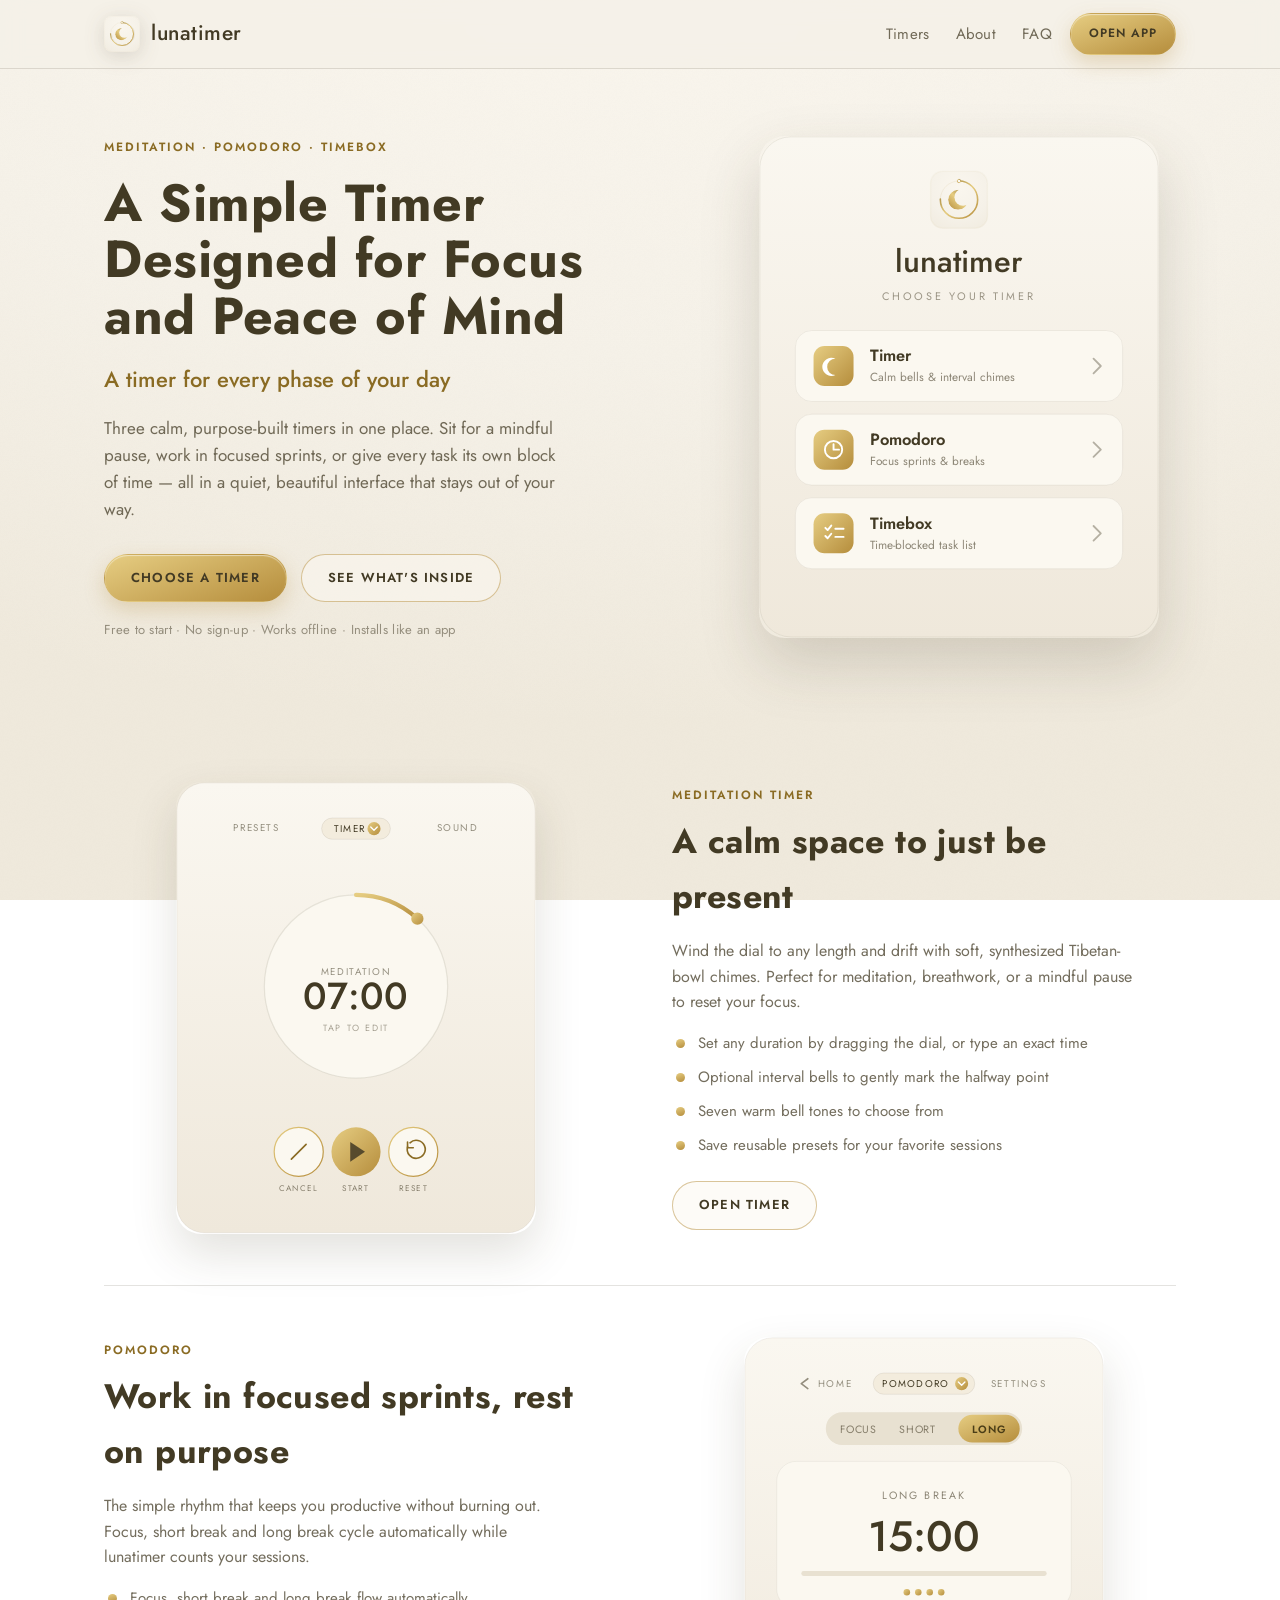
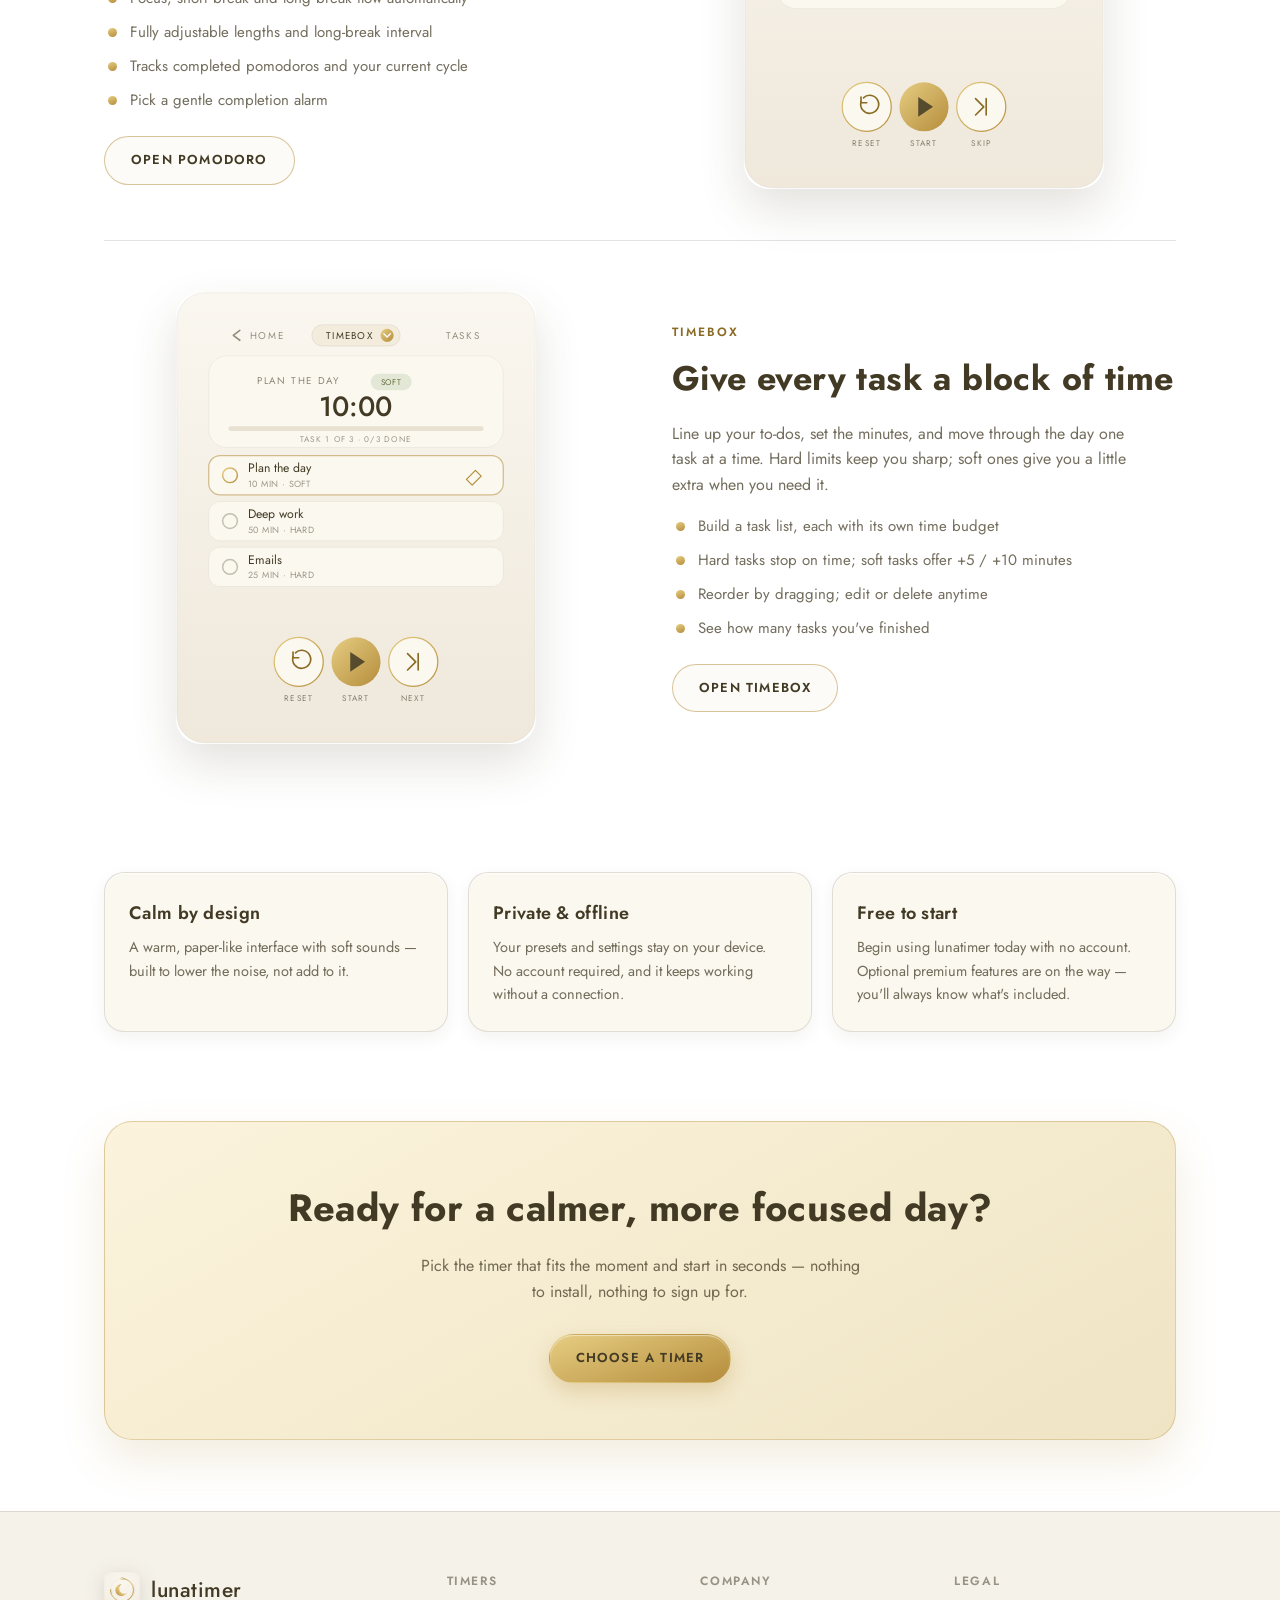
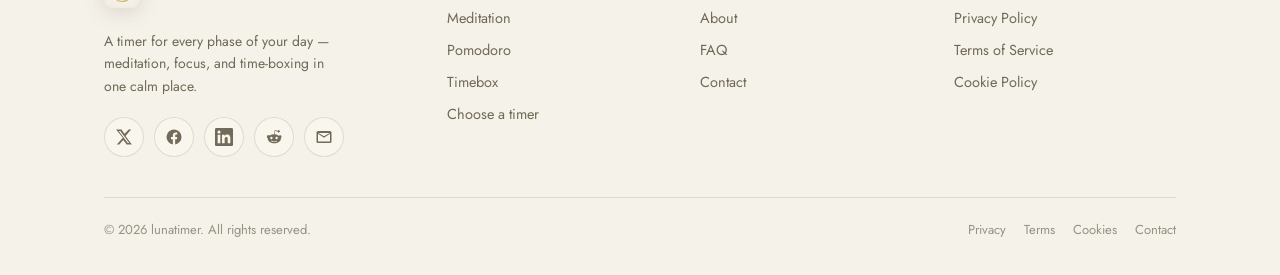
<file: index.html>
<!DOCTYPE html>
<html lang="en">
<head>
    <meta charset="UTF-8">
    <base href="/">
    <meta name="viewport" content="width=device-width, initial-scale=1.0, viewport-fit=cover">
    <meta name="theme-color" content="#f4f0e6">

    <!-- Google tag (gtag.js) -->
    <script async src="https://www.googletagmanager.com/gtag/js?id=G-XVW7TXTVCF"></script>
    <script>
      window.dataLayer = window.dataLayer || [];
      function gtag(){dataLayer.push(arguments);}
      gtag('js', new Date());
      gtag('config', 'G-XVW7TXTVCF');
    </script>

    <title>lunatimer — A timer for every phase of your day</title>
    <meta name="description" content="lunatimer is a calm, beautiful timer for meditation, Pomodoro focus sprints, and time-boxed task lists. Free, works offline, no sign-up.">
    <link rel="canonical" href="https://lunatimer.app/">

    <!-- Open Graph -->
    <meta property="og:type" content="website">
    <meta property="og:site_name" content="lunatimer">
    <meta property="og:title" content="lunatimer — A timer for every phase of your day">
    <meta property="og:description" content="A calm, beautiful timer for meditation, Pomodoro focus, and time-boxing. Free, offline, no sign-up.">
    <meta property="og:url" content="https://lunatimer.app/">
    <meta property="og:image" content="https://lunatimer.app/icon-512.png">
    <!-- Twitter -->
    <meta name="twitter:card" content="summary_large_image">
    <meta name="twitter:title" content="lunatimer — A timer for every phase of your day">
    <meta name="twitter:description" content="A calm, beautiful timer for meditation, Pomodoro focus, and time-boxing. Free, offline, no sign-up.">
    <meta name="twitter:image" content="https://lunatimer.app/icon-512.png">

    <link rel="manifest" href="manifest.json">
    <link rel="icon" href="favicon.ico" sizes="any">
    <link rel="icon" href="icon.svg" type="image/svg+xml">
    <link rel="apple-touch-icon" href="apple-touch-icon.png">
    <link rel="preconnect" href="https://fonts.googleapis.com">
    <link rel="preconnect" href="https://fonts.gstatic.com" crossorigin>
    <link rel="stylesheet" href="https://fonts.googleapis.com/css2?family=Jost:wght@400;500;600;700&display=swap" media="print" onload="this.media='all'">
    <noscript><link rel="stylesheet" href="https://fonts.googleapis.com/css2?family=Jost:wght@400;500;600;700&display=swap"></noscript>
    <link rel="stylesheet" href="site.css">

    <script type="application/ld+json">
    {"@context":"https://schema.org","@type":"WebApplication","name":"lunatimer","url":"https://lunatimer.app/","description":"A calm, beautiful offline timer for meditation, Pomodoro focus sprints and time-boxed task lists.","applicationCategory":"LifestyleApplication","operatingSystem":"Any","browserRequirements":"Requires JavaScript","offers":{"@type":"Offer","price":"0","priceCurrency":"USD"}}
    </script>
</head>
<body>
    <header class="site-header">
        <div class="wrap">
            <a class="brand" href="/" aria-label="lunatimer home">
                <span class="brand-logo" aria-hidden="true"></span>
                <span class="brand-name">lunatimer</span>
            </a>
            <nav class="site-nav" aria-label="Primary">
                <a class="navlink" href="#timers">Timers</a>
                <a class="navlink" href="/about">About</a>
                <a class="navlink" href="/faq">FAQ</a>
            </nav>
            <div class="header-actions">
                <a class="btn btn-gold btn-sm" href="/welcome">Open app</a>
            </div>
        </div>
    </header>

    <main>
        <!-- HERO -->
        <section class="hero">
            <div class="wrap">
                <div class="hero-copy">
                    <span class="hero-eyebrow">Meditation · Pomodoro · Timebox</span>
                    <h1>A Simple Timer Designed for Focus and Peace of Mind</h1>
                    <p class="slogan">A timer for every phase of your day</p>
                    <p class="lead">Three calm, purpose-built timers in one place. Sit for a mindful pause, work in focused sprints, or give every task its own block of time — all in a quiet, beautiful interface that stays out of your way.</p>
                    <div class="hero-actions">
                        <a class="btn btn-gold" href="/welcome">Choose a timer</a>
                        <a class="btn btn-ghost" href="#timers">See what's inside</a>
                    </div>
                    <p class="hero-note">Free to start · No sign-up · Works offline · Installs like an app</p>
                </div>
                <div class="hero-art">
                    <svg class="shot" viewBox="0 0 440 552" xmlns="http://www.w3.org/2000/svg" role="img" aria-label="lunatimer home screen — choose your timer">
                        <defs>
                            <linearGradient id="wScr" x1="0" y1="0" x2="0" y2="1"><stop offset="0" stop-color="#faf7f0"/><stop offset="1" stop-color="#efe8db"/></linearGradient>
                            <linearGradient id="wGold" x1="0" y1="0" x2="1" y2="1"><stop offset="0" stop-color="#e6cd82"/><stop offset="1" stop-color="#b58d3c"/></linearGradient>
                            <radialGradient id="hPaper" cx="0.5" cy="0.30" r="0.95"><stop offset="0" stop-color="#faf6ee"/><stop offset="0.55" stop-color="#f5f1e8"/><stop offset="1" stop-color="#efe9dc"/></radialGradient>
                            <linearGradient id="hGold" x1="0" y1="1" x2="1" y2="0"><stop offset="0" stop-color="#b58d3c"/><stop offset="0.5" stop-color="#e6cd82"/><stop offset="1" stop-color="#8a6b23"/></linearGradient>
                            <mask id="hMoon"><rect width="512" height="512" fill="black"/><circle cx="248" cy="258" r="88" fill="white"/><circle cx="292" cy="234" r="76" fill="black"/></mask>
                        </defs>
                        <rect x="1" y="1" width="438" height="550" rx="34" fill="url(#wScr)" stroke="rgba(66,58,36,0.08)"/>
                        <!-- app icon (faithful copy of icon.svg) -->
                        <g transform="translate(188 38) scale(0.125)">
                            <rect width="512" height="512" rx="112" fill="url(#hPaper)"/>
                            <rect x="8" y="8" width="496" height="496" rx="106" fill="none" stroke="#b58d3c" stroke-opacity="0.18" stroke-width="2"/>
                            <circle cx="256" cy="256" r="164" fill="none" stroke="#b58d3c" stroke-opacity="0.28" stroke-width="3"/>
                            <circle cx="256" cy="256" r="164" fill="none" stroke="url(#hGold)" stroke-width="14" stroke-linecap="round" stroke-dasharray="773 258" transform="rotate(-90 256 256)"/>
                            <circle cx="256" cy="92" r="15" fill="#fbf8f0" stroke="url(#hGold)" stroke-width="7"/>
                            <circle cx="248" cy="258" r="88" fill="url(#hGold)" mask="url(#hMoon)"/>
                        </g>
                        <text x="220" y="150" text-anchor="middle" font-size="34" font-weight="500" fill="#423a24">lunatimer</text>
                        <text x="220" y="180" text-anchor="middle" font-size="12" letter-spacing="3" fill="rgba(66,58,36,0.5)">CHOOSE YOUR TIMER</text>
                        <rect x="40" y="214" width="360" height="78" rx="18" fill="#fbf8f0" stroke="rgba(66,58,36,0.07)"/>
                        <rect x="60" y="231" width="44" height="44" rx="12" fill="url(#wGold)"/>
                        <path d="M84 245 a10 10 0 1 0 0 18 a7.4 7.4 0 1 1 0 -18 z" fill="#fff"/>
                        <text x="122" y="248" font-size="18" font-weight="600" fill="#423a24">Timer</text>
                        <text x="122" y="270" font-size="13" fill="rgba(66,58,36,0.6)">Calm bells &amp; interval chimes</text>
                        <path d="M368 245 l8 8 l-8 8" fill="none" stroke="rgba(66,58,36,0.38)" stroke-width="2" stroke-linecap="round" stroke-linejoin="round"/>
                        <rect x="40" y="306" width="360" height="78" rx="18" fill="#fbf8f0" stroke="rgba(66,58,36,0.07)"/>
                        <rect x="60" y="323" width="44" height="44" rx="12" fill="url(#wGold)"/>
                        <circle cx="82" cy="345" r="9.5" fill="none" stroke="#fff" stroke-width="2.1"/>
                        <path d="M82 339 V345 H88" fill="none" stroke="#fff" stroke-width="2.1" stroke-linecap="round" stroke-linejoin="round"/>
                        <text x="122" y="340" font-size="18" font-weight="600" fill="#423a24">Pomodoro</text>
                        <text x="122" y="362" font-size="13" fill="rgba(66,58,36,0.6)">Focus sprints &amp; breaks</text>
                        <path d="M368 337 l8 8 l-8 8" fill="none" stroke="rgba(66,58,36,0.38)" stroke-width="2" stroke-linecap="round" stroke-linejoin="round"/>
                        <rect x="40" y="398" width="360" height="78" rx="18" fill="#fbf8f0" stroke="rgba(66,58,36,0.07)"/>
                        <rect x="60" y="415" width="44" height="44" rx="12" fill="url(#wGold)"/>
                        <g stroke="#fff" stroke-width="2.1" stroke-linecap="round" stroke-linejoin="round" fill="none">
                            <path d="M73 431 l2.5 2.5 l4 -5"/>
                            <line x1="84" y1="432" x2="93" y2="432"/>
                            <path d="M73 440 l2.5 2.5 l4 -5"/>
                            <line x1="84" y1="441" x2="93" y2="441"/>
                        </g>
                        <text x="122" y="432" font-size="18" font-weight="600" fill="#423a24">Timebox</text>
                        <text x="122" y="454" font-size="13" fill="rgba(66,58,36,0.6)">Time-blocked task list</text>
                        <path d="M368 429 l8 8 l-8 8" fill="none" stroke="rgba(66,58,36,0.38)" stroke-width="2" stroke-linecap="round" stroke-linejoin="round"/>
                    </svg>
                </div>
            </div>
        </section>

        <!-- FEATURES -->
        <section class="features" id="timers">
            <div class="wrap">
                <article class="feature">
                    <div class="feature-art">
                        <svg class="shot" viewBox="0 0 440 552" xmlns="http://www.w3.org/2000/svg" role="img" aria-label="Meditation timer dial set to seven minutes">
                            <defs>
                                <linearGradient id="tScr" x1="0" y1="0" x2="0" y2="1"><stop offset="0" stop-color="#faf7f0"/><stop offset="1" stop-color="#efe8db"/></linearGradient>
                                <linearGradient id="tGold" x1="0" y1="0" x2="1" y2="1"><stop offset="0" stop-color="#e6cd82"/><stop offset="1" stop-color="#b58d3c"/></linearGradient>
                            </defs>
                            <rect x="1" y="1" width="438" height="550" rx="34" fill="url(#tScr)" stroke="rgba(66,58,36,0.08)"/>
                            <text x="70" y="60" font-size="12" letter-spacing="2" fill="rgba(66,58,36,0.55)">PRESETS</text>
                            <rect x="178" y="44" width="84" height="26" rx="13" fill="#f3ecdd" stroke="rgba(66,58,36,0.1)"/>
                            <text x="212" y="61" text-anchor="middle" font-size="12" letter-spacing="1.5" fill="#423a24">TIMER</text>
                            <circle cx="242" cy="57" r="8" fill="url(#tGold)"/>
                            <path d="M238 55 l4 4 l4 -4" fill="none" stroke="#fff" stroke-width="1.6" stroke-linecap="round" stroke-linejoin="round"/>
                            <text x="370" y="60" text-anchor="end" font-size="12" letter-spacing="2" fill="rgba(66,58,36,0.55)">SOUND</text>
                            <circle cx="220" cy="250" r="112" fill="#fbf8f0" stroke="rgba(66,58,36,0.10)" stroke-width="1.5"/>
                            <path d="M220 138 A112 112 0 0 1 295 167" fill="none" stroke="url(#tGold)" stroke-width="5" stroke-linecap="round"/>
                            <circle cx="295" cy="167" r="7.5" fill="url(#tGold)"/>
                            <text x="220" y="236" text-anchor="middle" font-size="12" letter-spacing="2" fill="rgba(66,58,36,0.55)">MEDITATION</text>
                            <text x="220" y="278" text-anchor="middle" font-size="46" font-weight="500" fill="#423a24">07:00</text>
                            <text x="220" y="304" text-anchor="middle" font-size="11" letter-spacing="2" fill="rgba(66,58,36,0.45)">TAP TO EDIT</text>
                            <circle cx="150" cy="452" r="30" fill="#fbf8f0" stroke="url(#tGold)" stroke-width="1.5"/>
                            <line x1="141" y1="461" x2="159" y2="443" stroke="#8a6b23" stroke-width="2" stroke-linecap="round"/>
                            <circle cx="220" cy="452" r="30" fill="url(#tGold)"/>
                            <path d="M213 440 l18 12 l-18 12 z" fill="#423a24" opacity="0.85"/>
                            <circle cx="290" cy="452" r="30" fill="#fbf8f0" stroke="url(#tGold)" stroke-width="1.5"/>
                            <path d="M283 446 a11 11 0 1 0 3 -5" fill="none" stroke="#8a6b23" stroke-width="2" stroke-linecap="round"/>
                            <path d="M283 440 v7 h7" fill="none" stroke="#8a6b23" stroke-width="2" stroke-linecap="round" stroke-linejoin="round"/>
                            <text x="150" y="500" text-anchor="middle" font-size="10" letter-spacing="1.5" fill="rgba(66,58,36,0.6)">CANCEL</text>
                            <text x="220" y="500" text-anchor="middle" font-size="10" letter-spacing="1.5" fill="rgba(66,58,36,0.6)">START</text>
                            <text x="290" y="500" text-anchor="middle" font-size="10" letter-spacing="1.5" fill="rgba(66,58,36,0.6)">RESET</text>
                        </svg>
                    </div>
                    <div class="feature-copy">
                        <span class="kicker">Meditation Timer</span>
                        <h2>A calm space to just be present</h2>
                        <p>Wind the dial to any length and drift with soft, synthesized Tibetan-bowl chimes. Perfect for meditation, breathwork, or a mindful pause to reset your focus.</p>
                        <ul>
                            <li>Set any duration by dragging the dial, or type an exact time</li>
                            <li>Optional interval bells to gently mark the halfway point</li>
                            <li>Seven warm bell tones to choose from</li>
                            <li>Save reusable presets for your favorite sessions</li>
                        </ul>
                        <a class="btn btn-ghost" href="/timer">Open Timer</a>
                    </div>
                </article>

                <article class="feature reverse">
                    <div class="feature-art">
                        <svg class="shot" viewBox="0 0 440 552" xmlns="http://www.w3.org/2000/svg" role="img" aria-label="Pomodoro timer showing a fifteen-minute long break">
                            <defs>
                                <linearGradient id="pScr" x1="0" y1="0" x2="0" y2="1"><stop offset="0" stop-color="#faf7f0"/><stop offset="1" stop-color="#efe8db"/></linearGradient>
                                <linearGradient id="pGold" x1="0" y1="0" x2="1" y2="1"><stop offset="0" stop-color="#e6cd82"/><stop offset="1" stop-color="#b58d3c"/></linearGradient>
                            </defs>
                            <rect x="1" y="1" width="438" height="550" rx="34" fill="url(#pScr)" stroke="rgba(66,58,36,0.08)"/>
                            <path d="M78 51 l-8 6 l8 6" fill="none" stroke="rgba(66,58,36,0.55)" stroke-width="2" stroke-linecap="round" stroke-linejoin="round"/>
                            <text x="90" y="61" font-size="12" letter-spacing="2" fill="rgba(66,58,36,0.55)">HOME</text>
                            <rect x="158" y="44" width="124" height="26" rx="13" fill="#f3ecdd" stroke="rgba(66,58,36,0.1)"/>
                            <text x="210" y="61" text-anchor="middle" font-size="12" letter-spacing="1.5" fill="#423a24">POMODORO</text>
                            <circle cx="266" cy="57" r="8" fill="url(#pGold)"/>
                            <path d="M262 55 l4 4 l4 -4" fill="none" stroke="#fff" stroke-width="1.6" stroke-linecap="round" stroke-linejoin="round"/>
                            <text x="370" y="61" text-anchor="end" font-size="12" letter-spacing="2" fill="rgba(66,58,36,0.55)">SETTINGS</text>
                            <rect x="100" y="92" width="240" height="40" rx="20" fill="#e8e1d1"/>
                            <rect x="262" y="95" width="75" height="34" rx="17" fill="url(#pGold)"/>
                            <text x="140" y="117" text-anchor="middle" font-size="13" letter-spacing="1" fill="rgba(66,58,36,0.6)">FOCUS</text>
                            <text x="212" y="117" text-anchor="middle" font-size="13" letter-spacing="1" fill="rgba(66,58,36,0.6)">SHORT</text>
                            <text x="300" y="117" text-anchor="middle" font-size="13" letter-spacing="1" font-weight="600" fill="#4a3d17">LONG</text>
                            <rect x="40" y="152" width="360" height="180" rx="24" fill="#fbf8f0" stroke="rgba(66,58,36,0.07)"/>
                            <text x="220" y="198" text-anchor="middle" font-size="13" letter-spacing="2.5" fill="rgba(66,58,36,0.6)">LONG BREAK</text>
                            <text x="220" y="262" text-anchor="middle" font-size="52" font-weight="500" fill="#423a24">15:00</text>
                            <rect x="70" y="286" width="300" height="6" rx="3" fill="#e8e1d1"/>
                            <circle cx="199" cy="312" r="4" fill="url(#pGold)"/>
                            <circle cx="213" cy="312" r="4" fill="url(#pGold)"/>
                            <circle cx="227" cy="312" r="4" fill="url(#pGold)"/>
                            <circle cx="241" cy="312" r="4" fill="url(#pGold)"/>
                            <circle cx="150" cy="452" r="30" fill="#fbf8f0" stroke="url(#pGold)" stroke-width="1.5"/>
                            <path d="M143 446 a11 11 0 1 0 3 -5" fill="none" stroke="#8a6b23" stroke-width="2" stroke-linecap="round"/>
                            <path d="M143 440 v7 h7" fill="none" stroke="#8a6b23" stroke-width="2" stroke-linecap="round" stroke-linejoin="round"/>
                            <circle cx="220" cy="452" r="30" fill="url(#pGold)"/>
                            <path d="M213 440 l18 12 l-18 12 z" fill="#423a24" opacity="0.85"/>
                            <circle cx="290" cy="452" r="30" fill="#fbf8f0" stroke="url(#pGold)" stroke-width="1.5"/>
                            <path d="M283 442 l10 10 l-10 10" fill="none" stroke="#8a6b23" stroke-width="2" stroke-linecap="round" stroke-linejoin="round"/>
                            <line x1="296" y1="442" x2="296" y2="462" stroke="#8a6b23" stroke-width="2" stroke-linecap="round"/>
                            <text x="150" y="500" text-anchor="middle" font-size="10" letter-spacing="1.5" fill="rgba(66,58,36,0.6)">RESET</text>
                            <text x="220" y="500" text-anchor="middle" font-size="10" letter-spacing="1.5" fill="rgba(66,58,36,0.6)">START</text>
                            <text x="290" y="500" text-anchor="middle" font-size="10" letter-spacing="1.5" fill="rgba(66,58,36,0.6)">SKIP</text>
                        </svg>
                    </div>
                    <div class="feature-copy">
                        <span class="kicker">Pomodoro</span>
                        <h2>Work in focused sprints, rest on purpose</h2>
                        <p>The simple rhythm that keeps you productive without burning out. Focus, short break and long break cycle automatically while lunatimer counts your sessions.</p>
                        <ul>
                            <li>Focus, short break and long break flow automatically</li>
                            <li>Fully adjustable lengths and long-break interval</li>
                            <li>Tracks completed pomodoros and your current cycle</li>
                            <li>Pick a gentle completion alarm</li>
                        </ul>
                        <a class="btn btn-ghost" href="/pomodoro">Open Pomodoro</a>
                    </div>
                </article>

                <article class="feature">
                    <div class="feature-art">
                        <svg class="shot" viewBox="0 0 440 552" xmlns="http://www.w3.org/2000/svg" role="img" aria-label="Timebox screen with a list of time-blocked tasks">
                            <defs>
                                <linearGradient id="bScr" x1="0" y1="0" x2="0" y2="1"><stop offset="0" stop-color="#faf7f0"/><stop offset="1" stop-color="#efe8db"/></linearGradient>
                                <linearGradient id="bGold" x1="0" y1="0" x2="1" y2="1"><stop offset="0" stop-color="#e6cd82"/><stop offset="1" stop-color="#b58d3c"/></linearGradient>
                            </defs>
                            <rect x="1" y="1" width="438" height="550" rx="34" fill="url(#bScr)" stroke="rgba(66,58,36,0.08)"/>
                            <path d="M78 47 l-8 6 l8 6" fill="none" stroke="rgba(66,58,36,0.55)" stroke-width="2" stroke-linecap="round" stroke-linejoin="round"/>
                            <text x="90" y="57" font-size="12" letter-spacing="2" fill="rgba(66,58,36,0.55)">HOME</text>
                            <rect x="166" y="40" width="108" height="26" rx="13" fill="#f3ecdd" stroke="rgba(66,58,36,0.1)"/>
                            <text x="212" y="57" text-anchor="middle" font-size="12" letter-spacing="1.5" fill="#423a24">TIMEBOX</text>
                            <circle cx="258" cy="53" r="8" fill="url(#bGold)"/>
                            <path d="M254 51 l4 4 l4 -4" fill="none" stroke="#fff" stroke-width="1.6" stroke-linecap="round" stroke-linejoin="round"/>
                            <text x="372" y="57" text-anchor="end" font-size="12" letter-spacing="2" fill="rgba(66,58,36,0.55)">TASKS</text>
                            <rect x="40" y="78" width="360" height="112" rx="22" fill="#fbf8f0" stroke="rgba(66,58,36,0.07)"/>
                            <text x="150" y="112" text-anchor="middle" font-size="12" letter-spacing="2" fill="rgba(66,58,36,0.6)">PLAN THE DAY</text>
                            <rect x="238" y="100" width="50" height="20" rx="10" fill="#e3e8d6"/>
                            <text x="263" y="114" text-anchor="middle" font-size="10" letter-spacing="1" fill="#63713f">SOFT</text>
                            <text x="220" y="152" text-anchor="middle" font-size="34" font-weight="500" fill="#423a24">10:00</text>
                            <rect x="64" y="164" width="312" height="6" rx="3" fill="#e8e1d1"/>
                            <text x="220" y="183" text-anchor="middle" font-size="10" letter-spacing="1.5" fill="rgba(66,58,36,0.5)">TASK 1 OF 3 · 0/3 DONE</text>
                            <rect x="40" y="200" width="360" height="48" rx="14" fill="#fbf8f0" stroke="rgba(181,141,60,0.55)" stroke-width="1.5"/>
                            <circle cx="66" cy="224" r="9" fill="none" stroke="url(#bGold)" stroke-width="1.8"/>
                            <text x="88" y="220" font-size="15" fill="#423a24">Plan the day</text>
                            <text x="88" y="238" font-size="11" letter-spacing="0.5" fill="rgba(66,58,36,0.5)">10 MIN · SOFT</text>
                            <path d="M366 218 l7 7 l-11 11 l-7 -7 z" fill="none" stroke="#b58d3c" stroke-width="1.5" stroke-linejoin="round"/>
                            <rect x="40" y="256" width="360" height="48" rx="14" fill="#fbf8f0" stroke="rgba(66,58,36,0.07)"/>
                            <circle cx="66" cy="280" r="9" fill="none" stroke="rgba(66,58,36,0.3)" stroke-width="1.8"/>
                            <text x="88" y="276" font-size="15" fill="#423a24">Deep work</text>
                            <text x="88" y="294" font-size="11" letter-spacing="0.5" fill="rgba(66,58,36,0.5)">50 MIN · HARD</text>
                            <rect x="40" y="312" width="360" height="48" rx="14" fill="#fbf8f0" stroke="rgba(66,58,36,0.07)"/>
                            <circle cx="66" cy="336" r="9" fill="none" stroke="rgba(66,58,36,0.3)" stroke-width="1.8"/>
                            <text x="88" y="332" font-size="15" fill="#423a24">Emails</text>
                            <text x="88" y="350" font-size="11" letter-spacing="0.5" fill="rgba(66,58,36,0.5)">25 MIN · HARD</text>
                            <circle cx="150" cy="452" r="30" fill="#fbf8f0" stroke="url(#bGold)" stroke-width="1.5"/>
                            <path d="M143 446 a11 11 0 1 0 3 -5" fill="none" stroke="#8a6b23" stroke-width="2" stroke-linecap="round"/>
                            <path d="M143 440 v7 h7" fill="none" stroke="#8a6b23" stroke-width="2" stroke-linecap="round" stroke-linejoin="round"/>
                            <circle cx="220" cy="452" r="30" fill="url(#bGold)"/>
                            <path d="M213 440 l18 12 l-18 12 z" fill="#423a24" opacity="0.85"/>
                            <circle cx="290" cy="452" r="30" fill="#fbf8f0" stroke="url(#bGold)" stroke-width="1.5"/>
                            <path d="M283 442 l10 10 l-10 10" fill="none" stroke="#8a6b23" stroke-width="2" stroke-linecap="round" stroke-linejoin="round"/>
                            <line x1="296" y1="442" x2="296" y2="462" stroke="#8a6b23" stroke-width="2" stroke-linecap="round"/>
                            <text x="150" y="500" text-anchor="middle" font-size="10" letter-spacing="1.5" fill="rgba(66,58,36,0.6)">RESET</text>
                            <text x="220" y="500" text-anchor="middle" font-size="10" letter-spacing="1.5" fill="rgba(66,58,36,0.6)">START</text>
                            <text x="290" y="500" text-anchor="middle" font-size="10" letter-spacing="1.5" fill="rgba(66,58,36,0.6)">NEXT</text>
                        </svg>
                    </div>
                    <div class="feature-copy">
                        <span class="kicker">Timebox</span>
                        <h2>Give every task a block of time</h2>
                        <p>Line up your to-dos, set the minutes, and move through the day one task at a time. Hard limits keep you sharp; soft ones give you a little extra when you need it.</p>
                        <ul>
                            <li>Build a task list, each with its own time budget</li>
                            <li>Hard tasks stop on time; soft tasks offer +5 / +10 minutes</li>
                            <li>Reorder by dragging; edit or delete anytime</li>
                            <li>See how many tasks you've finished</li>
                        </ul>
                        <a class="btn btn-ghost" href="/timebox">Open Timebox</a>
                    </div>
                </article>
            </div>
        </section>

        <!-- VALUES -->
        <section class="values">
            <div class="wrap">
                <div class="values-grid">
                    <div class="value-card">
                        <h3>Calm by design</h3>
                        <p>A warm, paper-like interface with soft sounds — built to lower the noise, not add to it.</p>
                    </div>
                    <div class="value-card">
                        <h3>Private &amp; offline</h3>
                        <p>Your presets and settings stay on your device. No account required, and it keeps working without a connection.</p>
                    </div>
                    <div class="value-card">
                        <h3>Free to start</h3>
                        <p>Begin using lunatimer today with no account. Optional premium features are on the way — you'll always know what's included.</p>
                    </div>
                </div>
            </div>
        </section>

        <!-- CTA -->
        <section class="cta-band">
            <div class="wrap">
                <h2>Ready for a calmer, more focused day?</h2>
                <p>Pick the timer that fits the moment and start in seconds — nothing to install, nothing to sign up for.</p>
                <div class="hero-actions">
                    <a class="btn btn-gold" href="/welcome">Choose a timer</a>
                </div>
            </div>
        </section>
    </main>

    <footer class="site-footer">
        <div class="wrap">
            <div class="footer-top">
                <div class="footer-brand">
                    <a class="brand" href="/" aria-label="lunatimer home">
                        <span class="brand-logo" aria-hidden="true"></span>
                        <span class="brand-name">lunatimer</span>
                    </a>
                    <p>A timer for every phase of your day — meditation, focus, and time-boxing in one calm place.</p>
                    <div class="footer-social" aria-label="Share lunatimer">
                        <a class="soc" href="https://twitter.com/intent/tweet?url=https%3A%2F%2Flunatimer.app%2F&text=lunatimer%20%E2%80%94%20a%20calm%20timer%20for%20meditation%2C%20focus%20%26%20timeboxing" target="_blank" rel="noopener" aria-label="Share on X"><svg viewBox="0 0 24 24" aria-hidden="true"><path d="M18.244 2H21.5l-7.5 8.57L22.5 22h-6.9l-4.6-6.02L5.7 22H2.44l7.98-9.12L1.5 2h7.08l4.16 5.5L18.244 2Zm-1.2 18h1.9L7.03 4H5l12.04 16Z"/></svg></a>
                        <a class="soc" href="https://www.facebook.com/sharer/sharer.php?u=https%3A%2F%2Flunatimer.app%2F" target="_blank" rel="noopener" aria-label="Share on Facebook"><svg viewBox="0 0 24 24" aria-hidden="true"><path d="M22 12a10 10 0 1 0-11.56 9.88v-6.99H7.9V12h2.54V9.8c0-2.5 1.49-3.89 3.77-3.89 1.09 0 2.24.2 2.24.2v2.46h-1.26c-1.24 0-1.63.77-1.63 1.56V12h2.78l-.44 2.89h-2.34v6.99A10 10 0 0 0 22 12Z"/></svg></a>
                        <a class="soc" href="https://www.linkedin.com/sharing/share-offsite/?url=https%3A%2F%2Flunatimer.app%2F" target="_blank" rel="noopener" aria-label="Share on LinkedIn"><svg viewBox="0 0 24 24" aria-hidden="true"><path d="M20.45 20.45h-3.56v-5.57c0-1.33-.02-3.04-1.85-3.04-1.85 0-2.14 1.45-2.14 2.94v5.67H9.35V9h3.42v1.56h.05c.48-.9 1.64-1.85 3.37-1.85 3.6 0 4.27 2.37 4.27 5.46v6.28ZM5.34 7.43a2.06 2.06 0 1 1 0-4.13 2.06 2.06 0 0 1 0 4.13ZM7.12 20.45H3.55V9h3.57v11.45ZM22.22 0H1.77C.79 0 0 .77 0 1.73v20.54C0 23.23.79 24 1.77 24h20.45c.98 0 1.78-.77 1.78-1.73V1.73C24 .77 23.2 0 22.22 0Z"/></svg></a>
                        <a class="soc" href="https://www.reddit.com/submit?url=https%3A%2F%2Flunatimer.app%2F&title=lunatimer" target="_blank" rel="noopener" aria-label="Share on Reddit"><svg viewBox="0 0 24 24" aria-hidden="true"><path d="M22 11.8a2.2 2.2 0 0 0-3.73-1.58 10.86 10.86 0 0 0-5.6-1.77l.95-4.48 3.11.66a1.57 1.57 0 1 0 .16-.98l-3.47-.74a.4.4 0 0 0-.47.31l-1.06 5a10.9 10.9 0 0 0-5.7 1.77 2.2 2.2 0 1 0-2.42 3.6c-.03.22-.05.44-.05.66 0 3.36 3.9 6.08 8.72 6.08 4.81 0 8.72-2.72 8.72-6.08 0-.22-.02-.44-.05-.65A2.2 2.2 0 0 0 22 11.8ZM7 13.4a1.57 1.57 0 1 1 3.14 0 1.57 1.57 0 0 1-3.14 0Zm8.77 4.15c-1.07 1.07-3.12 1.15-3.72 1.15-.6 0-2.65-.08-3.72-1.15a.4.4 0 0 1 .57-.57c.67.67 2.11.91 3.15.91 1.04 0 2.48-.24 3.15-.91a.4.4 0 1 1 .57.57Zm-.28-2.58a1.57 1.57 0 1 1 0-3.14 1.57 1.57 0 0 1 0 3.14Z"/></svg></a>
                        <a class="soc" href="mailto:?subject=lunatimer&body=A%20calm%20timer%20for%20meditation%2C%20focus%20and%20timeboxing%3A%20https%3A%2F%2Flunatimer.app%2F" aria-label="Share by email"><svg viewBox="0 0 24 24" aria-hidden="true"><path d="M4 4h16a2 2 0 0 1 2 2v12a2 2 0 0 1-2 2H4a2 2 0 0 1-2-2V6a2 2 0 0 1 2-2Zm8 7 7.5-4.5h-15L12 11Zm0 2L4 7.67V18h16V7.67L12 13Z"/></svg></a>
                    </div>
                </div>
                <div class="footer-col">
                    <h4>Timers</h4>
                    <a href="/timer">Meditation</a>
                    <a href="/pomodoro">Pomodoro</a>
                    <a href="/timebox">Timebox</a>
                    <a href="/welcome">Choose a timer</a>
                </div>
                <div class="footer-col">
                    <h4>Company</h4>
                    <a href="/about">About</a>
                    <a href="/faq">FAQ</a>
                    <a href="/contact">Contact</a>
                </div>
                <div class="footer-col">
                    <h4>Legal</h4>
                    <a href="/privacy">Privacy Policy</a>
                    <a href="/terms">Terms of Service</a>
                    <a href="/cookies">Cookie Policy</a>
                </div>
            </div>
            <div class="footer-bottom">
                <span>© 2026 lunatimer. All rights reserved.</span>
                <nav aria-label="Legal">
                    <a href="/privacy">Privacy</a>
                    <a href="/terms">Terms</a>
                    <a href="/cookies">Cookies</a>
                    <a href="/contact">Contact</a>
                </nav>
            </div>
        </div>
    </footer>

    <div id="toast" role="status" aria-live="polite"></div>
    <script src="site.js" defer></script>
</body>
</html>
</file>
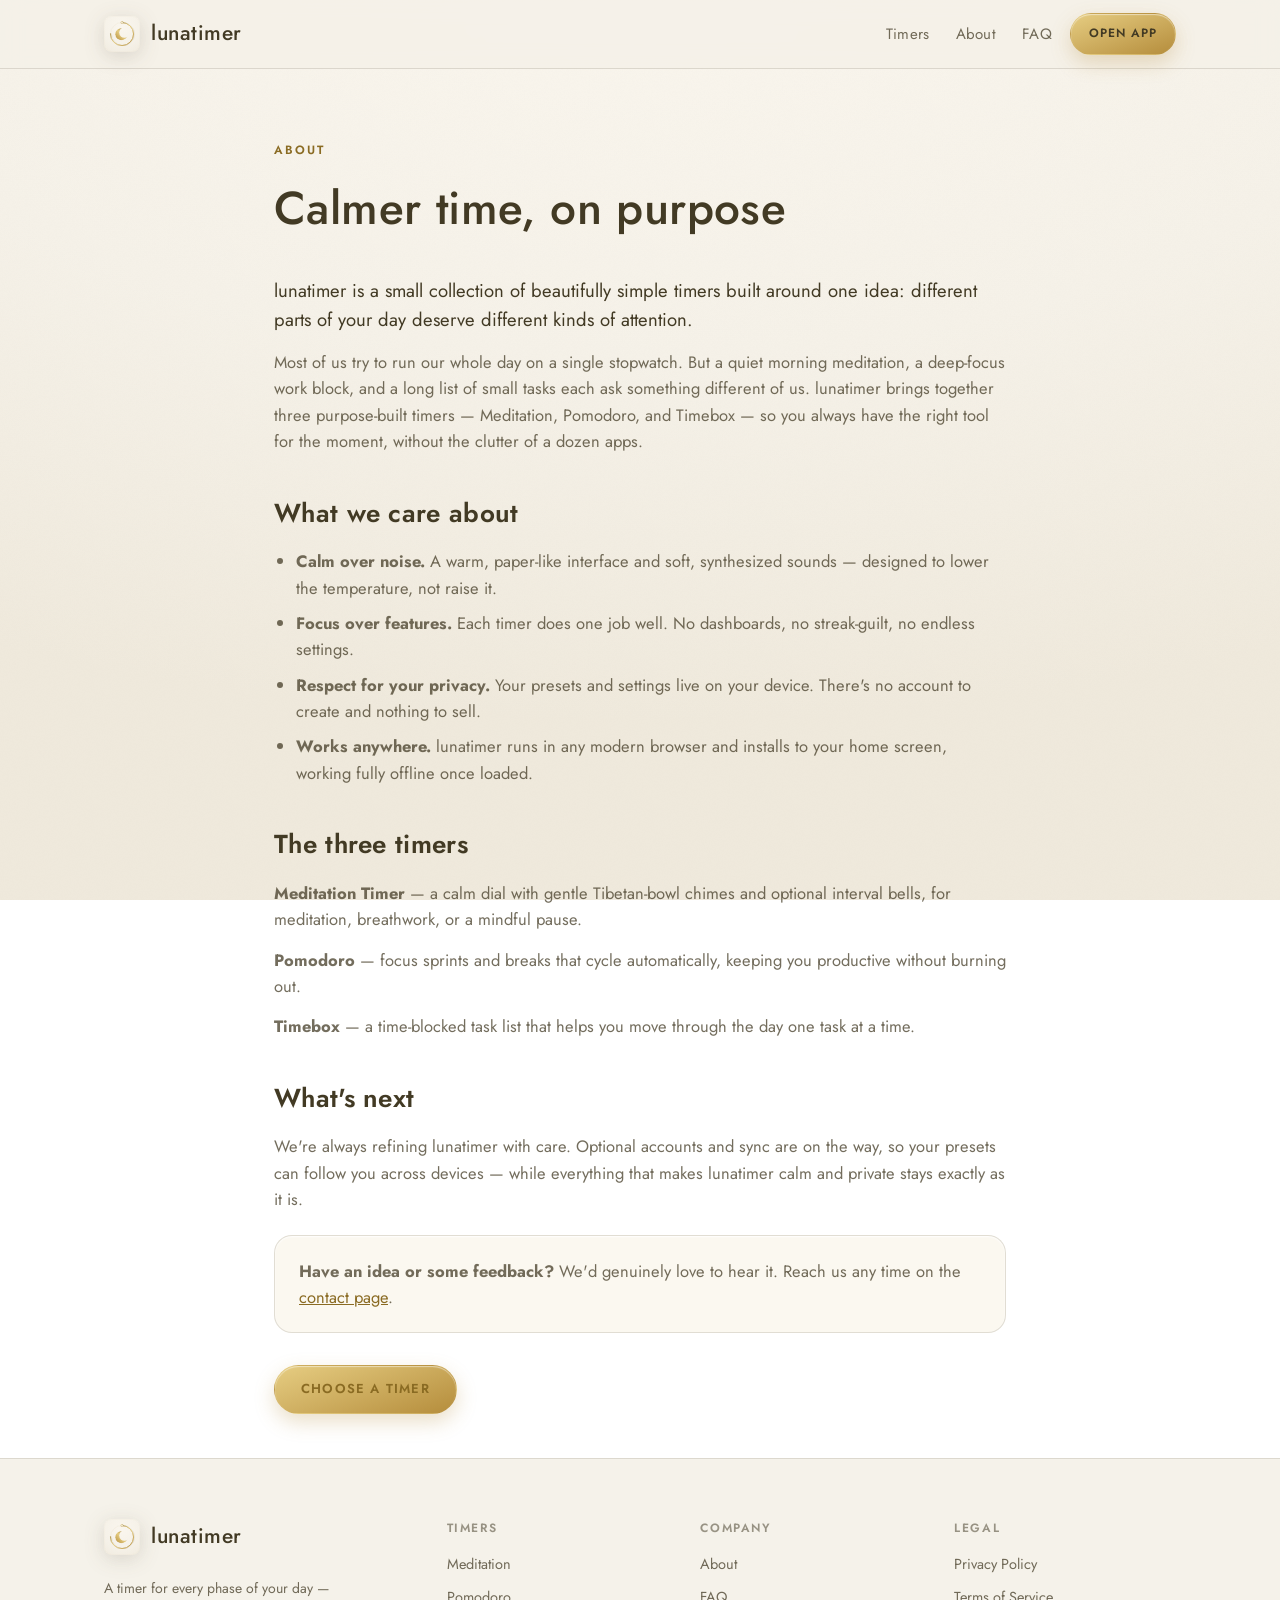
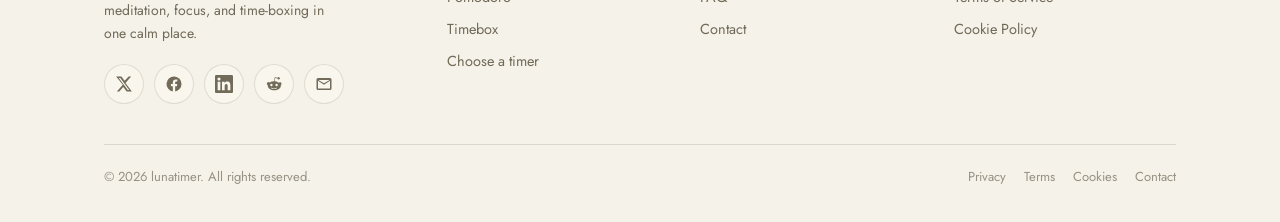
<file: about.html>
<!DOCTYPE html>
<html lang="en">
<head>
    <meta charset="UTF-8">
    <base href="/">
    <meta name="viewport" content="width=device-width, initial-scale=1.0, viewport-fit=cover">
    <meta name="theme-color" content="#f4f0e6">

    <!-- Google tag (gtag.js) -->
    <script async src="https://www.googletagmanager.com/gtag/js?id=G-XVW7TXTVCF"></script>
    <script>
      window.dataLayer = window.dataLayer || [];
      function gtag(){dataLayer.push(arguments);}
      gtag('js', new Date());
      gtag('config', 'G-XVW7TXTVCF');
    </script>

    <title>About — lunatimer</title>
    <meta name="description" content="The story behind lunatimer: three calm, focused timers — meditation, Pomodoro and timebox — for a more intentional day.">
    <link rel="canonical" href="https://lunatimer.app/about">
    <meta property="og:type" content="website">
    <meta property="og:site_name" content="lunatimer">
    <meta property="og:title" content="About — lunatimer">
    <meta property="og:description" content="Three calm, focused timers for a more intentional day.">
    <meta property="og:url" content="https://lunatimer.app/about">
    <meta property="og:image" content="https://lunatimer.app/icon-512.png">

    <link rel="manifest" href="manifest.json">
    <link rel="icon" href="favicon.ico" sizes="any">
    <link rel="icon" href="icon.svg" type="image/svg+xml">
    <link rel="apple-touch-icon" href="apple-touch-icon.png">
    <link rel="preconnect" href="https://fonts.googleapis.com">
    <link rel="preconnect" href="https://fonts.gstatic.com" crossorigin>
    <link rel="stylesheet" href="https://fonts.googleapis.com/css2?family=Jost:wght@400;500;600&display=swap" media="print" onload="this.media='all'">
    <noscript><link rel="stylesheet" href="https://fonts.googleapis.com/css2?family=Jost:wght@400;500;600&display=swap"></noscript>
    <link rel="stylesheet" href="site.css">

    <script type="application/ld+json">
    {"@context":"https://schema.org","@type":"BreadcrumbList","itemListElement":[{"@type":"ListItem","position":1,"name":"Home","item":"https://lunatimer.app/"},{"@type":"ListItem","position":2,"name":"About","item":"https://lunatimer.app/about"}]}
    </script>
</head>
<body>
    <header class="site-header">
        <div class="wrap">
            <a class="brand" href="/" aria-label="lunatimer home">
                <span class="brand-logo" aria-hidden="true"></span>
                <span class="brand-name">lunatimer</span>
            </a>
            <nav class="site-nav" aria-label="Primary">
                <a class="navlink" href="/#timers">Timers</a>
                <a class="navlink" href="/about">About</a>
                <a class="navlink" href="/faq">FAQ</a>
            </nav>
            <div class="header-actions">
                <a class="btn btn-gold btn-sm" href="/welcome">Open app</a>
            </div>
        </div>
    </header>

    <main class="doc">
        <div class="wrap">
            <div class="doc-head">
                <span class="eyebrow">About</span>
                <h1>Calmer time, on purpose</h1>
            </div>

            <p class="lead">lunatimer is a small collection of beautifully simple timers built around one idea: different parts of your day deserve different kinds of attention.</p>

            <p>Most of us try to run our whole day on a single stopwatch. But a quiet morning meditation, a deep-focus work block, and a long list of small tasks each ask something different of us. lunatimer brings together three purpose-built timers — Meditation, Pomodoro, and Timebox — so you always have the right tool for the moment, without the clutter of a dozen apps.</p>

            <h2>What we care about</h2>
            <ul>
                <li><strong>Calm over noise.</strong> A warm, paper-like interface and soft, synthesized sounds — designed to lower the temperature, not raise it.</li>
                <li><strong>Focus over features.</strong> Each timer does one job well. No dashboards, no streak-guilt, no endless settings.</li>
                <li><strong>Respect for your privacy.</strong> Your presets and settings live on your device. There's no account to create and nothing to sell.</li>
                <li><strong>Works anywhere.</strong> lunatimer runs in any modern browser and installs to your home screen, working fully offline once loaded.</li>
            </ul>

            <h2>The three timers</h2>
            <p><strong>Meditation Timer</strong> — a calm dial with gentle Tibetan-bowl chimes and optional interval bells, for meditation, breathwork, or a mindful pause.</p>
            <p><strong>Pomodoro</strong> — focus sprints and breaks that cycle automatically, keeping you productive without burning out.</p>
            <p><strong>Timebox</strong> — a time-blocked task list that helps you move through the day one task at a time.</p>

            <h2>What's next</h2>
            <p>We're always refining lunatimer with care. Optional accounts and sync are on the way, so your presets can follow you across devices — while everything that makes lunatimer calm and private stays exactly as it is.</p>

            <div class="doc-card">
                <p style="margin-top:0"><strong>Have an idea or some feedback?</strong> We'd genuinely love to hear it. Reach us any time on the <a href="/contact">contact page</a>.</p>
            </div>

            <div class="hero-actions" style="margin-top:32px">
                <a class="btn btn-gold" href="/welcome">Choose a timer</a>
            </div>
        </div>
    </main>

    <footer class="site-footer">
        <div class="wrap">
            <div class="footer-top">
                <div class="footer-brand">
                    <a class="brand" href="/" aria-label="lunatimer home">
                        <span class="brand-logo" aria-hidden="true"></span>
                        <span class="brand-name">lunatimer</span>
                    </a>
                    <p>A timer for every phase of your day — meditation, focus, and time-boxing in one calm place.</p>
                    <div class="footer-social" aria-label="Share lunatimer">
                        <a class="soc" href="https://twitter.com/intent/tweet?url=https%3A%2F%2Flunatimer.app%2F&text=lunatimer%20%E2%80%94%20a%20calm%20timer%20for%20meditation%2C%20focus%20%26%20timeboxing" target="_blank" rel="noopener" aria-label="Share on X"><svg viewBox="0 0 24 24" aria-hidden="true"><path d="M18.244 2H21.5l-7.5 8.57L22.5 22h-6.9l-4.6-6.02L5.7 22H2.44l7.98-9.12L1.5 2h7.08l4.16 5.5L18.244 2Zm-1.2 18h1.9L7.03 4H5l12.04 16Z"/></svg></a>
                        <a class="soc" href="https://www.facebook.com/sharer/sharer.php?u=https%3A%2F%2Flunatimer.app%2F" target="_blank" rel="noopener" aria-label="Share on Facebook"><svg viewBox="0 0 24 24" aria-hidden="true"><path d="M22 12a10 10 0 1 0-11.56 9.88v-6.99H7.9V12h2.54V9.8c0-2.5 1.49-3.89 3.77-3.89 1.09 0 2.24.2 2.24.2v2.46h-1.26c-1.24 0-1.63.77-1.63 1.56V12h2.78l-.44 2.89h-2.34v6.99A10 10 0 0 0 22 12Z"/></svg></a>
                        <a class="soc" href="https://www.linkedin.com/sharing/share-offsite/?url=https%3A%2F%2Flunatimer.app%2F" target="_blank" rel="noopener" aria-label="Share on LinkedIn"><svg viewBox="0 0 24 24" aria-hidden="true"><path d="M20.45 20.45h-3.56v-5.57c0-1.33-.02-3.04-1.85-3.04-1.85 0-2.14 1.45-2.14 2.94v5.67H9.35V9h3.42v1.56h.05c.48-.9 1.64-1.85 3.37-1.85 3.6 0 4.27 2.37 4.27 5.46v6.28ZM5.34 7.43a2.06 2.06 0 1 1 0-4.13 2.06 2.06 0 0 1 0 4.13ZM7.12 20.45H3.55V9h3.57v11.45ZM22.22 0H1.77C.79 0 0 .77 0 1.73v20.54C0 23.23.79 24 1.77 24h20.45c.98 0 1.78-.77 1.78-1.73V1.73C24 .77 23.2 0 22.22 0Z"/></svg></a>
                        <a class="soc" href="https://www.reddit.com/submit?url=https%3A%2F%2Flunatimer.app%2F&title=lunatimer" target="_blank" rel="noopener" aria-label="Share on Reddit"><svg viewBox="0 0 24 24" aria-hidden="true"><path d="M22 11.8a2.2 2.2 0 0 0-3.73-1.58 10.86 10.86 0 0 0-5.6-1.77l.95-4.48 3.11.66a1.57 1.57 0 1 0 .16-.98l-3.47-.74a.4.4 0 0 0-.47.31l-1.06 5a10.9 10.9 0 0 0-5.7 1.77 2.2 2.2 0 1 0-2.42 3.6c-.03.22-.05.44-.05.66 0 3.36 3.9 6.08 8.72 6.08 4.81 0 8.72-2.72 8.72-6.08 0-.22-.02-.44-.05-.65A2.2 2.2 0 0 0 22 11.8ZM7 13.4a1.57 1.57 0 1 1 3.14 0 1.57 1.57 0 0 1-3.14 0Zm8.77 4.15c-1.07 1.07-3.12 1.15-3.72 1.15-.6 0-2.65-.08-3.72-1.15a.4.4 0 0 1 .57-.57c.67.67 2.11.91 3.15.91 1.04 0 2.48-.24 3.15-.91a.4.4 0 1 1 .57.57Zm-.28-2.58a1.57 1.57 0 1 1 0-3.14 1.57 1.57 0 0 1 0 3.14Z"/></svg></a>
                        <a class="soc" href="mailto:?subject=lunatimer&body=A%20calm%20timer%20for%20meditation%2C%20focus%20and%20timeboxing%3A%20https%3A%2F%2Flunatimer.app%2F" aria-label="Share by email"><svg viewBox="0 0 24 24" aria-hidden="true"><path d="M4 4h16a2 2 0 0 1 2 2v12a2 2 0 0 1-2 2H4a2 2 0 0 1-2-2V6a2 2 0 0 1 2-2Zm8 7 7.5-4.5h-15L12 11Zm0 2L4 7.67V18h16V7.67L12 13Z"/></svg></a>
                    </div>
                </div>
                <div class="footer-col">
                    <h4>Timers</h4>
                    <a href="/timer">Meditation</a>
                    <a href="/pomodoro">Pomodoro</a>
                    <a href="/timebox">Timebox</a>
                    <a href="/welcome">Choose a timer</a>
                </div>
                <div class="footer-col">
                    <h4>Company</h4>
                    <a href="/about">About</a>
                    <a href="/faq">FAQ</a>
                    <a href="/contact">Contact</a>
                </div>
                <div class="footer-col">
                    <h4>Legal</h4>
                    <a href="/privacy">Privacy Policy</a>
                    <a href="/terms">Terms of Service</a>
                    <a href="/cookies">Cookie Policy</a>
                </div>
            </div>
            <div class="footer-bottom">
                <span>© 2026 lunatimer. All rights reserved.</span>
                <nav aria-label="Legal">
                    <a href="/privacy">Privacy</a>
                    <a href="/terms">Terms</a>
                    <a href="/cookies">Cookies</a>
                    <a href="/contact">Contact</a>
                </nav>
            </div>
        </div>
    </footer>

    <div id="toast" role="status" aria-live="polite"></div>
    <script src="site.js" defer></script>
</body>
</html>
</file>
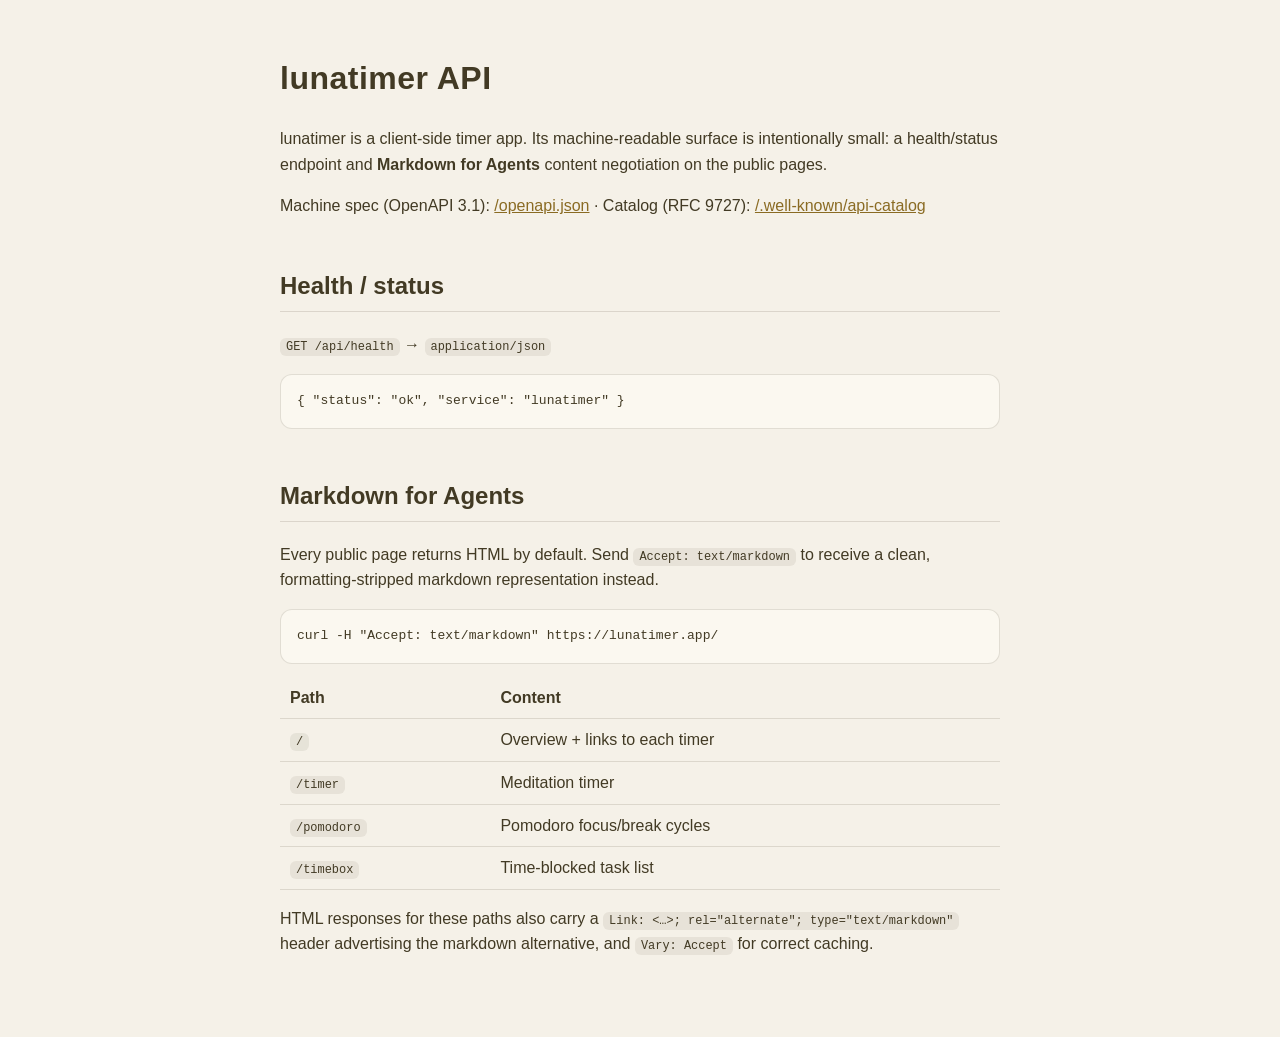
<file: api-docs.html>
<!DOCTYPE html>
<html lang="en">
<head>
    <meta charset="UTF-8">
    <meta name="viewport" content="width=device-width, initial-scale=1.0">
    <title>lunatimer API — Documentation</title>
    <meta name="description" content="Documentation for the lunatimer machine-readable API: health/status endpoint and Markdown-for-Agents content negotiation.">
    <link rel="canonical" href="https://lunatimer.app/api-docs.html">
    <style>
        body { max-width: 720px; margin: 0 auto; padding: 32px 20px 64px;
               font-family: -apple-system, 'Segoe UI', sans-serif; color: #423a24;
               background: #f5f1e8; line-height: 1.6; }
        h1 { font-weight: 600; letter-spacing: 0.5px; }
        h2 { margin-top: 2em; border-bottom: 1px solid rgba(66,58,36,0.15); padding-bottom: 6px; }
        code { background: rgba(66,58,36,0.08); padding: 2px 6px; border-radius: 6px; font-size: 0.92em; }
        pre { background: #fbf8f0; border: 1px solid rgba(66,58,36,0.14); border-radius: 12px;
              padding: 16px; overflow-x: auto; }
        a { color: #8a6b23; }
        table { border-collapse: collapse; width: 100%; margin-top: 8px; }
        th, td { text-align: left; padding: 8px 10px; border-bottom: 1px solid rgba(66,58,36,0.14); }
    </style>
</head>
<body>
    <h1>lunatimer API</h1>
    <p>lunatimer is a client-side timer app. Its machine-readable surface is intentionally small: a
       health/status endpoint and <strong>Markdown for Agents</strong> content negotiation on the
       public pages.</p>
    <p>Machine spec (OpenAPI 3.1): <a href="/openapi.json">/openapi.json</a> ·
       Catalog (RFC 9727): <a href="/.well-known/api-catalog">/.well-known/api-catalog</a></p>

    <h2>Health / status</h2>
    <p><code>GET /api/health</code> → <code>application/json</code></p>
    <pre>{ "status": "ok", "service": "lunatimer" }</pre>

    <h2>Markdown for Agents</h2>
    <p>Every public page returns HTML by default. Send <code>Accept: text/markdown</code> to receive a
       clean, formatting-stripped markdown representation instead.</p>
    <pre>curl -H "Accept: text/markdown" https://lunatimer.app/</pre>
    <table>
        <tr><th>Path</th><th>Content</th></tr>
        <tr><td><code>/</code></td><td>Overview + links to each timer</td></tr>
        <tr><td><code>/timer</code></td><td>Meditation timer</td></tr>
        <tr><td><code>/pomodoro</code></td><td>Pomodoro focus/break cycles</td></tr>
        <tr><td><code>/timebox</code></td><td>Time-blocked task list</td></tr>
    </table>
    <p>HTML responses for these paths also carry a
       <code>Link: &lt;…&gt;; rel="alternate"; type="text/markdown"</code> header advertising the
       markdown alternative, and <code>Vary: Accept</code> for correct caching.</p>
</body>
</html>
</file>
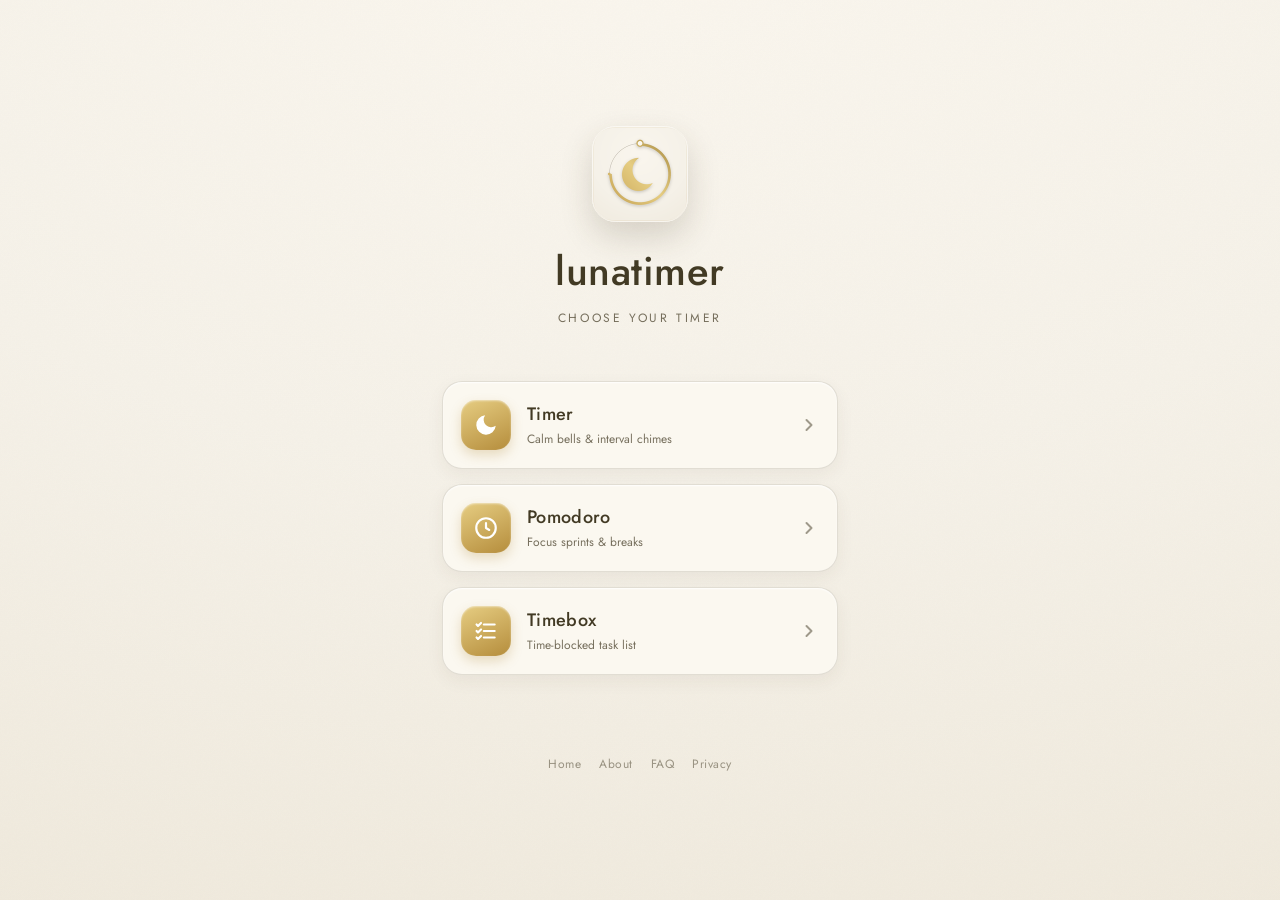
<file: app.html>
<!DOCTYPE html>
<html lang="en">
<head>
    <meta charset="UTF-8">
    <base href="/">
    <meta name="viewport" content="width=device-width, initial-scale=1.0, viewport-fit=cover">
    <meta name="mobile-web-app-capable" content="yes">
    <meta name="apple-mobile-web-app-capable" content="yes">
    <meta name="apple-mobile-web-app-status-bar-style" content="black-translucent">
    <meta name="apple-mobile-web-app-title" content="lunatimer">
    <meta name="theme-color" content="#f4f0e6">

    <!-- Google tag (gtag.js) -->
    <script async src="https://www.googletagmanager.com/gtag/js?id=G-XVW7TXTVCF"></script>
    <script>
      window.dataLayer = window.dataLayer || [];
      function gtag(){dataLayer.push(arguments);}
      gtag('js', new Date());
      gtag('config', 'G-XVW7TXTVCF');
    </script>

    <title>lunatimer — Choose your timer</title>
    <meta name="description" content="Open lunatimer: a calm meditation timer, a Pomodoro focus timer, and a timebox task timer. Works offline, no sign-up.">
    <link rel="canonical" href="https://lunatimer.app/welcome">

    <!-- Open Graph -->
    <meta property="og:type" content="website">
    <meta property="og:site_name" content="lunatimer">
    <meta property="og:title" content="lunatimer — Meditation, Pomodoro &amp; Timebox Timer">
    <meta property="og:description" content="A calm, beautiful offline timer for meditation, focus sprints and time-boxing.">
    <meta property="og:url" content="https://lunatimer.app/">
    <meta property="og:image" content="https://lunatimer.app/icon-512.png">
    <!-- Twitter -->
    <meta name="twitter:card" content="summary_large_image">
    <meta name="twitter:title" content="lunatimer — Meditation, Pomodoro &amp; Timebox Timer">
    <meta name="twitter:description" content="A calm, beautiful offline timer for meditation, focus sprints and time-boxing.">
    <meta name="twitter:image" content="https://lunatimer.app/icon-512.png">

    <link rel="manifest" href="manifest.json">
    <link rel="icon" href="favicon.ico" sizes="any">
    <link rel="icon" href="icon.svg" type="image/svg+xml">
    <link rel="apple-touch-icon" href="apple-touch-icon.png">
    <link rel="preload" as="image" href="icon-192.png">
    <link rel="preconnect" href="https://fonts.googleapis.com">
    <link rel="preconnect" href="https://fonts.gstatic.com" crossorigin>
    <!-- Load the font without blocking first paint; fall back for no-JS -->
    <link rel="stylesheet" href="https://fonts.googleapis.com/css2?family=Jost:wght@400;500;600&display=swap" media="print" onload="this.media='all'">
    <noscript><link rel="stylesheet" href="https://fonts.googleapis.com/css2?family=Jost:wght@400;500;600&display=swap"></noscript>
    <link rel="stylesheet" href="style.css">

    <script type="application/ld+json">
    {"@context":"https://schema.org","@type":"WebApplication","name":"lunatimer","url":"https://lunatimer.app/","description":"A calm, beautiful offline timer for meditation, Pomodoro focus sprints and time-boxed task lists.","applicationCategory":"LifestyleApplication","operatingSystem":"Any","browserRequirements":"Requires JavaScript","offers":{"@type":"Offer","price":"0","priceCurrency":"USD"}}
    </script>
</head>
<body>
    <div id="app">
        <noscript><p style="text-align:center;padding:24px;color:#423a24;font-family:sans-serif;">lunatimer needs JavaScript enabled to run.</p></noscript>
        <!-- ============ WELCOME / CHOOSE TIMER ============ -->
        <div id="view-welcome" class="view welcome-view active">
            <div class="welcome-inner">
                <div class="welcome-brand">
                    <div class="welcome-logo"></div>
                    <h1 class="welcome-title">lunatimer</h1>
                    <p class="welcome-tagline">Choose your timer</p>
                </div>
                <div class="welcome-cards">
                    <button class="welcome-card" onclick="app.goMode('meditation')">
                        <span class="wc-icon wc-med"></span>
                        <span class="wc-body">
                            <span class="wc-name">Timer</span>
                            <span class="wc-desc">Calm bells &amp; interval chimes</span>
                        </span>
                        <span class="wc-go"></span>
                    </button>
                    <button class="welcome-card" onclick="app.goMode('pomodoro')">
                        <span class="wc-icon wc-pomo"></span>
                        <span class="wc-body">
                            <span class="wc-name">Pomodoro</span>
                            <span class="wc-desc">Focus sprints &amp; breaks</span>
                        </span>
                        <span class="wc-go"></span>
                    </button>
                    <button class="welcome-card" onclick="app.goMode('timebox')">
                        <span class="wc-icon wc-tb"></span>
                        <span class="wc-body">
                            <span class="wc-name">Timebox</span>
                            <span class="wc-desc">Time-blocked task list</span>
                        </span>
                        <span class="wc-go"></span>
                    </button>
                </div>
                <nav class="welcome-foot">
                    <a href="/">Home</a>
                    <a href="/about">About</a>
                    <a href="/faq">FAQ</a>
                    <a href="/privacy">Privacy</a>
                </nav>
            </div>
        </div>

        <!-- ============ TIMER ============ -->
        <div id="view-timer" class="view">
            <div class="header">
                <button class="nav-btn" onclick="app.showPresets()">Presets</button>
                <button type="button" class="title title-toggle" onclick="app.chooseMode()" aria-label="Switch timer type">Timer <span class="title-caret" aria-hidden="true">&#9662;</span></button>
                <button class="nav-btn" onclick="app.showSettings()">Sound</button>
            </div>

            <div class="timer-container" id="timer-container">
                <div class="timer-face">
                    <div class="preset-name" id="preset-name">Meditation</div>
                    <div class="time-text" id="time-text">00:00</div>
                    <div class="hint" id="hint">type to edit</div>
                </div>

                <svg class="timer-svg" viewBox="0 0 230 230" aria-hidden="true" focusable="false">
                    <defs>
                        <linearGradient id="goldGradient" x1="0%" y1="100%" x2="100%" y2="0%">
                            <stop offset="0%" stop-color="#b58d3c"/>
                            <stop offset="50%" stop-color="#e6cd82"/>
                            <stop offset="100%" stop-color="#8a6b23"/>
                        </linearGradient>
                    </defs>
                    <!-- faint full guide ring -->
                    <circle class="guide" cx="115" cy="115" r="100"></circle>
                    <!-- progress arc + knob on the same guide ring -->
                    <circle id="progress-arc" class="progress-arc" cx="115" cy="115" r="100" transform="rotate(-90 115 115)"></circle>
                    <circle id="progress-knob" class="progress-knob" cx="115" cy="15" r="8.5"></circle>
                </svg>
            </div>

            <p class="alarm-tip" id="alarm-tip" aria-live="polite"></p>

            <div class="controls">
                <button type="button" class="control-item" onclick="app.cancel()" aria-label="Cancel timer">
                    <span class="icon-circle"><span class="icon-cancel"></span></span>
                    <span>Cancel</span>
                </button>
                <button type="button" class="control-item" id="btn-start" onclick="app.toggleTimer()" aria-label="Start or pause timer">
                    <span class="icon-circle">
                        <span class="icon-play"></span>
                        <span class="icon-pause"></span>
                    </span>
                    <span id="play-label">Start</span>
                </button>
                <button type="button" class="control-item" onclick="app.resetToTimer()" aria-label="Reset timer">
                    <span class="icon-circle"><span class="icon-reset"></span></span>
                    <span>Reset</span>
                </button>
            </div>
        </div>

        <!-- ============ SET TIME / EDIT PRESET ============ -->
        <div id="view-setup" class="view">
            <div class="header">
                <button class="nav-btn" onclick="app.showTimer()">&#8592; Back</button>
                <div class="title" id="setup-title">Set Time</div>
                <div style="width: 60px;"></div>
            </div>
            <div class="panel">
                <div class="setup-form">
                    <label class="edit-only">Preset name</label>
                    <input class="edit-only" type="text" id="input-name" placeholder="Preset name">
                    <label>Unit</label>
                    <div class="unit-toggle" id="unit-toggle">
                        <button type="button" class="unit-btn active" data-unit="min" onclick="app.setUnit('min')">Minutes</button>
                        <button type="button" class="unit-btn" data-unit="sec" onclick="app.setUnit('sec')">Seconds</button>
                    </div>
                    <label id="label-duration">Duration (minutes)</label>
                    <input type="number" id="input-duration" value="5" min="0" max="1440" inputmode="numeric">
                    <label id="label-interval">Interval bells (minutes, comma-separated)</label>
                    <input type="text" id="input-interval" value="" placeholder="e.g. 20, 40 (optional)" inputmode="text" autocapitalize="off" autocorrect="off">
                    <button class="btn-primary" id="setup-btn" onclick="app.saveSetup()">Apply</button>
                    <button class="btn-secondary new-only" id="setup-save-btn" onclick="app.saveSetupAsPreset()">Save as Preset</button>
                </div>
            </div>
        </div>

        <!-- ============ PRESETS ============ -->
        <div id="view-presets" class="view">
            <div class="header">
                <button class="nav-btn" onclick="app.showTimer()">&#8592; Back</button>
                <div class="title">Presets</div>
                <div style="width: 60px;"></div>
            </div>
            <div class="panel">
                <div class="scroll-list" id="presets-list"></div>
                <button class="btn-primary" onclick="app.addPreset()">+ Add Current as Preset</button>
            </div>
        </div>

        <!-- ============ SOUND ============ -->
        <div id="view-settings" class="view">
            <div class="header">
                <button class="nav-btn" onclick="app.showTimer()">&#8592; Back</button>
                <div class="title">Alarm Sound</div>
                <div style="width: 60px;"></div>
            </div>
            <div class="panel">
                <div class="sound-acc" id="med-sound-acc">
                    <button type="button" class="sound-acc-head" aria-expanded="false" onclick="app.toggleSoundAcc(this)">
                        <span class="sound-acc-label">Music</span>
                        <span class="sound-acc-current" id="med-sound-current"></span>
                        <span class="sound-acc-chevron" aria-hidden="true"></span>
                    </button>
                    <div class="sound-acc-body">
                        <div class="scroll-list" id="sounds-list"></div>
                    </div>
                </div>
                <div class="sound-mode">
                    <div class="sm-title">When music is playing</div>
                    <div class="seg" role="group" aria-label="Alarm audio mode">
                        <button type="button" class="seg-btn" id="mode-playback" onclick="app.setAudioMode('playback')">Play over music</button>
                        <button type="button" class="seg-btn" id="mode-ambient" onclick="app.setAudioMode('ambient')">Mix with music</button>
                    </div>
                    <div class="sm-hint" id="sound-mode-hint"></div>
                </div>
            </div>
        </div>

        <!-- ============ COMPLETE ============ -->
        <div id="view-complete" class="view">
            <div class="completion-content">
                <div class="check-mark"></div>
                <h2>Complete</h2>
                <button class="btn-primary" onclick="app.resetToTimer()">Back to Timer</button>
            </div>
        </div>

        <!-- ============ POMODORO ============ -->
        <div id="view-pomodoro" class="view">
            <div class="header">
                <button class="nav-btn" onclick="app.goHome()">&#8592; Home</button>
                <button type="button" class="title title-toggle" onclick="app.chooseMode()" aria-label="Switch timer type">Pomodoro <span class="title-caret" aria-hidden="true">&#9662;</span></button>
                <button class="nav-btn" onclick="pomodoro.openSettings()">Settings</button>
            </div>

            <div class="pomo-stage">
                <div class="pomo-modes" id="pomo-modes">
                    <span class="pomo-pill" data-m="work" onclick="pomodoro.pickMode('work')">Focus</span>
                    <span class="pomo-pill" data-m="short" onclick="pomodoro.pickMode('short')">Short</span>
                    <span class="pomo-pill" data-m="long" onclick="pomodoro.pickMode('long')">Long</span>
                </div>

                <div class="pomo-card" id="pomo-card">
                    <div class="pomo-label" id="pomo-mode">Focus</div>
                    <input type="text" class="pomo-task-input" id="pomo-task" maxlength="80" placeholder="What are you working on?" autocapitalize="sentences" autocorrect="off" oninput="pomodoro.setTask(this.value)" aria-label="Session task">
                    <div class="pomo-clock" id="pomo-time">25:00</div>
                    <div class="pomo-bar">
                        <div class="pomo-bar-fill" id="pomo-bar-fill"></div>
                    </div>
                    <div class="pomo-dots" id="pomo-dots"></div>
                    <div class="pomo-today" id="pomo-today"></div>
                </div>
            </div>

            <div class="controls">
                <button type="button" class="control-item" onclick="pomodoro.reset()" aria-label="Reset Pomodoro">
                    <span class="icon-circle"><span class="icon-reset"></span></span>
                    <span>Reset</span>
                </button>
                <button type="button" class="control-item" id="pomo-start" onclick="pomodoro.toggle()" aria-label="Start or pause Pomodoro">
                    <span class="icon-circle">
                        <span class="icon-play"></span>
                        <span class="icon-pause"></span>
                    </span>
                    <span id="pomo-play-label">Start</span>
                </button>
                <button type="button" class="control-item" onclick="pomodoro.skip()" aria-label="Skip to next Pomodoro phase">
                    <span class="icon-circle"><span class="icon-skip"></span></span>
                    <span>Skip</span>
                </button>
            </div>
        </div>

        <!-- ============ POMODORO SETTINGS ============ -->
        <div id="view-pomo-settings" class="view">
            <div class="header">
                <button class="nav-btn" onclick="app.switchView('view-pomodoro')">&#8592; Back</button>
                <div class="title">Pomodoro</div>
                <div style="width: 60px;"></div>
            </div>
            <div class="panel">
                <div class="scroll-list">
                    <div class="setup-form">
                        <label>Focus (minutes)</label>
                        <input type="number" id="pomo-work" min="1" max="180" inputmode="numeric">
                        <label>Short break (minutes)</label>
                        <input type="number" id="pomo-short" min="1" max="120" inputmode="numeric">
                        <label>Long break (minutes)</label>
                        <input type="number" id="pomo-long" min="1" max="120" inputmode="numeric">
                        <label>Long break after (focus sessions)</label>
                        <input type="number" id="pomo-interval" min="1" max="12" inputmode="numeric">
                        <label>Daily goal (pomodoros, 0 = off)</label>
                        <input type="number" id="pomo-goal" min="0" max="50" inputmode="numeric">
                    </div>
                    <div class="tb-row-between">
                        <label class="pomo-sounds-label">Auto-start next phase</label>
                        <button type="button" class="tb-switch" id="pomo-autostart" onclick="pomodoro.toggleAutoStart()" aria-label="Toggle auto-start">
                            <span class="tb-switch-track" id="pomo-autostart-track"><span class="tb-switch-knob"></span></span>
                        </button>
                    </div>
                    <div class="sound-acc" id="pomo-sound-acc">
                        <button type="button" class="sound-acc-head" aria-expanded="false" onclick="app.toggleSoundAcc(this)">
                            <span class="sound-acc-label">Music</span>
                            <span class="sound-acc-current" id="pomo-sound-current"></span>
                            <span class="sound-acc-chevron" aria-hidden="true"></span>
                        </button>
                        <div class="sound-acc-body">
                            <div id="pomo-sounds"></div>
                        </div>
                    </div>
                    <div class="pomo-stats" id="pomo-stats"></div>
                    <label class="pomo-sounds-label">This week</label>
                    <div class="tb-chart" id="pomo-chart"></div>
                    <div class="tb-sum-streak" id="pomo-streak"></div>
                </div>
                <button class="btn-primary" onclick="pomodoro.saveSettings()">Save</button>
                <button class="btn-secondary" onclick="pomodoro.resetStats()">Reset Stats</button>
            </div>
        </div>

        <!-- ============ TIMEBOX ============ -->
        <div id="view-timebox" class="view">
            <div class="header">
                <button class="nav-btn" onclick="app.goHome()">&#8592; Home</button>
                <button type="button" class="title title-toggle" onclick="app.chooseMode()" aria-label="Switch timer type">Timebox <span class="title-caret" aria-hidden="true">&#9662;</span></button>
                <button class="nav-btn" onclick="timebox.openTasks()">Tasks</button>
            </div>

            <div class="pomo-stage tb-stage">
                <div class="pomo-card" id="tb-card">
                    <div class="tb-task-row">
                        <div class="pomo-label" id="tb-name">No task</div>
                        <span class="tb-badge" id="tb-badge">Hard</span>
                    </div>
                    <div class="tb-note" id="tb-note" style="display:none;"></div>
                    <div class="pomo-clock" id="tb-time">25:00</div>
                    <div class="pomo-bar"><div class="pomo-bar-fill" id="tb-bar-fill"></div></div>
                    <div class="tb-count" id="tb-count"></div>
                    <div class="tb-plan" id="tb-plan"></div>
                    <div class="tb-subs" id="tb-subs" style="display:none;"></div>

                    <!-- soft-timebox overtime prompt -->
                    <div class="tb-overtime" id="tb-overtime">
                        <div class="tb-overtime-label">Time's up &mdash; a little longer?</div>
                        <div class="tb-overtime-btns">
                            <button class="tb-ext" onclick="timebox.extend(5)">+5 min</button>
                            <button class="tb-ext" onclick="timebox.extend(10)">+10 min</button>
                            <button class="tb-ext tb-ext-done" onclick="timebox.finishTask()">Complete</button>
                        </div>
                    </div>
                </div>

                <div class="tb-list" id="tb-list"></div>
            </div>

            <div class="tb-undo" id="tb-undo" aria-live="polite">
                <span id="tb-undo-label">Skipped</span>
                <button type="button" class="tb-undo-btn" onclick="timebox.undoSkip()">Undo</button>
            </div>

            <div class="controls">
                <button type="button" class="control-item" onclick="timebox.reset()" aria-label="Reset current task">
                    <span class="icon-circle"><span class="icon-reset"></span></span>
                    <span>Reset</span>
                </button>
                <button type="button" class="control-item" id="tb-start" onclick="timebox.toggle()" aria-label="Start or pause task timer">
                    <span class="icon-circle">
                        <span class="icon-play"></span>
                        <span class="icon-pause"></span>
                    </span>
                    <span id="tb-play-label">Start</span>
                </button>
                <button type="button" class="control-item" onclick="timebox.skip()" aria-label="Skip current task">
                    <span class="icon-circle"><span class="icon-fwd"></span></span>
                    <span>Skip</span>
                </button>
                <button type="button" class="control-item" onclick="timebox.next()" aria-label="Next task">
                    <span class="icon-circle"><span class="icon-skip"></span></span>
                    <span>Next</span>
                </button>
            </div>
        </div>

        <!-- ============ TIMEBOX TASKS ============ -->
        <div id="view-timebox-tasks" class="view">
            <div class="header">
                <button class="nav-btn" onclick="timebox.open()">&#8592; Back</button>
                <div class="title">Tasks</div>
                <div style="width: 60px;"></div>
            </div>
            <div class="panel">
                <div class="scroll-list">
                    <div class="setup-form">
                        <label>Task name</label>
                        <input type="text" id="tb-in-name" placeholder="e.g. Write report" autocapitalize="sentences" autocorrect="off">
                        <label>Minutes</label>
                        <input type="number" id="tb-in-min" value="25" min="1" max="600" inputmode="numeric">
                        <div class="tb-chips" id="tb-chips">
                            <button type="button" class="tb-chip" onclick="timebox.setMinutes(5)">5</button>
                            <button type="button" class="tb-chip" onclick="timebox.setMinutes(15)">15</button>
                            <button type="button" class="tb-chip" onclick="timebox.setMinutes(25)">25</button>
                            <button type="button" class="tb-chip" onclick="timebox.setMinutes(50)">50</button>
                        </div>
                        <label>Note <span class="tb-optional">(optional)</span></label>
                        <input type="text" id="tb-in-note" placeholder="e.g. focus on the intro" autocapitalize="sentences" autocorrect="off">
                        <label>Checklist <span class="tb-optional">(optional)</span></label>
                        <div class="tb-sub-add">
                            <input type="text" id="tb-in-sub" placeholder="Add a step" autocapitalize="sentences" autocorrect="off"
                                   onkeydown="if(event.key==='Enter'){event.preventDefault();timebox.addFormSub();}">
                            <button type="button" class="btn-mini" onclick="timebox.addFormSub()">Add</button>
                        </div>
                        <div class="tb-sublist" id="tb-in-sublist"></div>
                        <label>Type</label>
                        <div class="unit-toggle" id="tb-mode-toggle">
                            <button type="button" class="unit-btn active" data-mode="hard" onclick="timebox.setAddMode('hard')">Hard</button>
                            <button type="button" class="unit-btn" data-mode="soft" onclick="timebox.setAddMode('soft')">Soft</button>
                            <button type="button" class="unit-btn" data-mode="break" onclick="timebox.setAddMode('break')">Break</button>
                        </div>
                        <div class="tb-mode-hint" id="tb-mode-hint">Hard: stop the moment time runs out.</div>
                        <button class="btn-primary" id="tb-add-btn" onclick="timebox.addTask()">+ Add Task</button>
                        <button class="btn-secondary" id="tb-cancel-edit" style="display:none;" onclick="timebox.cancelEdit()">Cancel Edit</button>
                    </div>
                    <div class="tb-editlist" id="tb-editlist"></div>

                    <div class="tb-row-between">
                        <label class="pomo-sounds-label">Auto-start next task</label>
                        <button type="button" class="tb-switch" id="tb-autostart" onclick="timebox.toggleAutoStart()" aria-label="Toggle auto-start">
                            <span class="tb-switch-track" id="tb-autostart-track"><span class="tb-switch-knob"></span></span>
                        </button>
                    </div>

                    <div class="tb-row-between">
                        <label class="pomo-sounds-label">Routines</label>
                        <div class="tb-routine-btns">
                            <button class="btn-mini" onclick="timebox.openManager()">Manage</button>
                            <button class="btn-mini" onclick="timebox.saveRoutine()">Save current</button>
                        </div>
                    </div>
                    <div class="tb-routines" id="tb-routines"></div>

                    <div class="sound-acc" id="tb-sound-acc">
                        <button type="button" class="sound-acc-head" aria-expanded="false" onclick="app.toggleSoundAcc(this)">
                            <span class="sound-acc-label">Music</span>
                            <span class="sound-acc-current" id="tb-sound-current"></span>
                            <span class="sound-acc-chevron" aria-hidden="true"></span>
                        </button>
                        <div class="sound-acc-body">
                            <div id="tb-sounds"></div>
                        </div>
                    </div>
                </div>
            </div>
        </div>

        <!-- ============ TIMEBOX SUMMARY ============ -->
        <div id="view-timebox-summary" class="view">
            <div class="header">
                <button class="nav-btn" onclick="timebox.summaryDone()">&#8592; Back</button>
                <div class="title">Session</div>
                <div style="width: 60px;"></div>
            </div>
            <div class="panel">
                <div class="scroll-list">
                    <div class="tb-sum-head" id="tb-sum-head"></div>
                    <div class="tb-sum-streak" id="tb-sum-streak"></div>
                    <label class="pomo-sounds-label">This week</label>
                    <div class="tb-chart" id="tb-chart"></div>
                    <label class="pomo-sounds-label">Tasks</label>
                    <div class="tb-sum-list" id="tb-sum-list"></div>
                    <button class="btn-primary" onclick="timebox.resetAll()">Run again</button>
                    <button class="btn-secondary" onclick="timebox.summaryDone()">Done</button>
                </div>
            </div>
        </div>

        <!-- ============ TIMEBOX ROUTINE MANAGER ============ -->
        <div id="view-timebox-manager" class="view">
            <div class="header">
                <button class="nav-btn" onclick="timebox.openTasks()">&#8592; Back</button>
                <div class="title">Manage Routines</div>
                <div style="width: 60px;"></div>
            </div>
            <div class="panel">
                <div class="scroll-list">
                    <div class="tb-mgr-hint">Move tasks between two routines with the arrow buttons.</div>
                    <div class="tb-mgr-grid">
                        <div class="tb-mgr-side">
                            <select class="tb-mgr-sel" id="tb-mgr-left-sel" onchange="timebox.setMgr('left', +this.value)"></select>
                            <div class="tb-mgr-col" id="tb-mgr-left"></div>
                        </div>
                        <div class="tb-mgr-side">
                            <select class="tb-mgr-sel" id="tb-mgr-right-sel" onchange="timebox.setMgr('right', +this.value)"></select>
                            <div class="tb-mgr-col" id="tb-mgr-right"></div>
                        </div>
                    </div>
                </div>
            </div>
        </div>
    </div>

    <!-- ============ MODAL (prompt / confirm / alert) ============ -->
    <div id="modal-overlay" class="modal-overlay">
        <div class="modal" role="dialog" aria-modal="true" aria-labelledby="modal-title">
            <div class="modal-title" id="modal-title">Title</div>
            <div class="modal-message" id="modal-message"></div>
            <input class="modal-input" id="modal-input" type="text" autocomplete="off" autocapitalize="off" autocorrect="off">
            <div class="modal-actions">
                <button class="modal-btn modal-cancel" id="modal-cancel">Cancel</button>
                <button class="modal-btn modal-ok" id="modal-ok">OK</button>
            </div>
        </div>
    </div>

    <!-- ============ MODE CHOOSER ============ -->
    <div id="chooser-overlay" class="modal-overlay">
        <div class="modal modal-compact" role="dialog" aria-modal="true" aria-labelledby="chooser-title">
            <div class="modal-title" id="chooser-title">Choose Timer</div>
            <button class="choose-card" onclick="app.pickMeditation()">Timer</button>
            <button class="choose-card" onclick="app.pickPomodoro()">Pomodoro</button>
            <button class="choose-card" onclick="app.pickTimebox()">Timebox</button>
        </div>
    </div>

    <script src="script.js"></script>
    <script>
        // Register the service worker for offline use.
        // NOTE: we intentionally do NOT auto-reload on update — a forced reload
        // would wipe a running timer. New versions apply on the next launch.
        if ('serviceWorker' in navigator) {
            window.addEventListener('load', () => {
                navigator.serviceWorker.register('sw.js').then((reg) => {
                    reg.update();
                }).catch(() => {});
            });
        }
    </script>
</body>
</html>
</file>
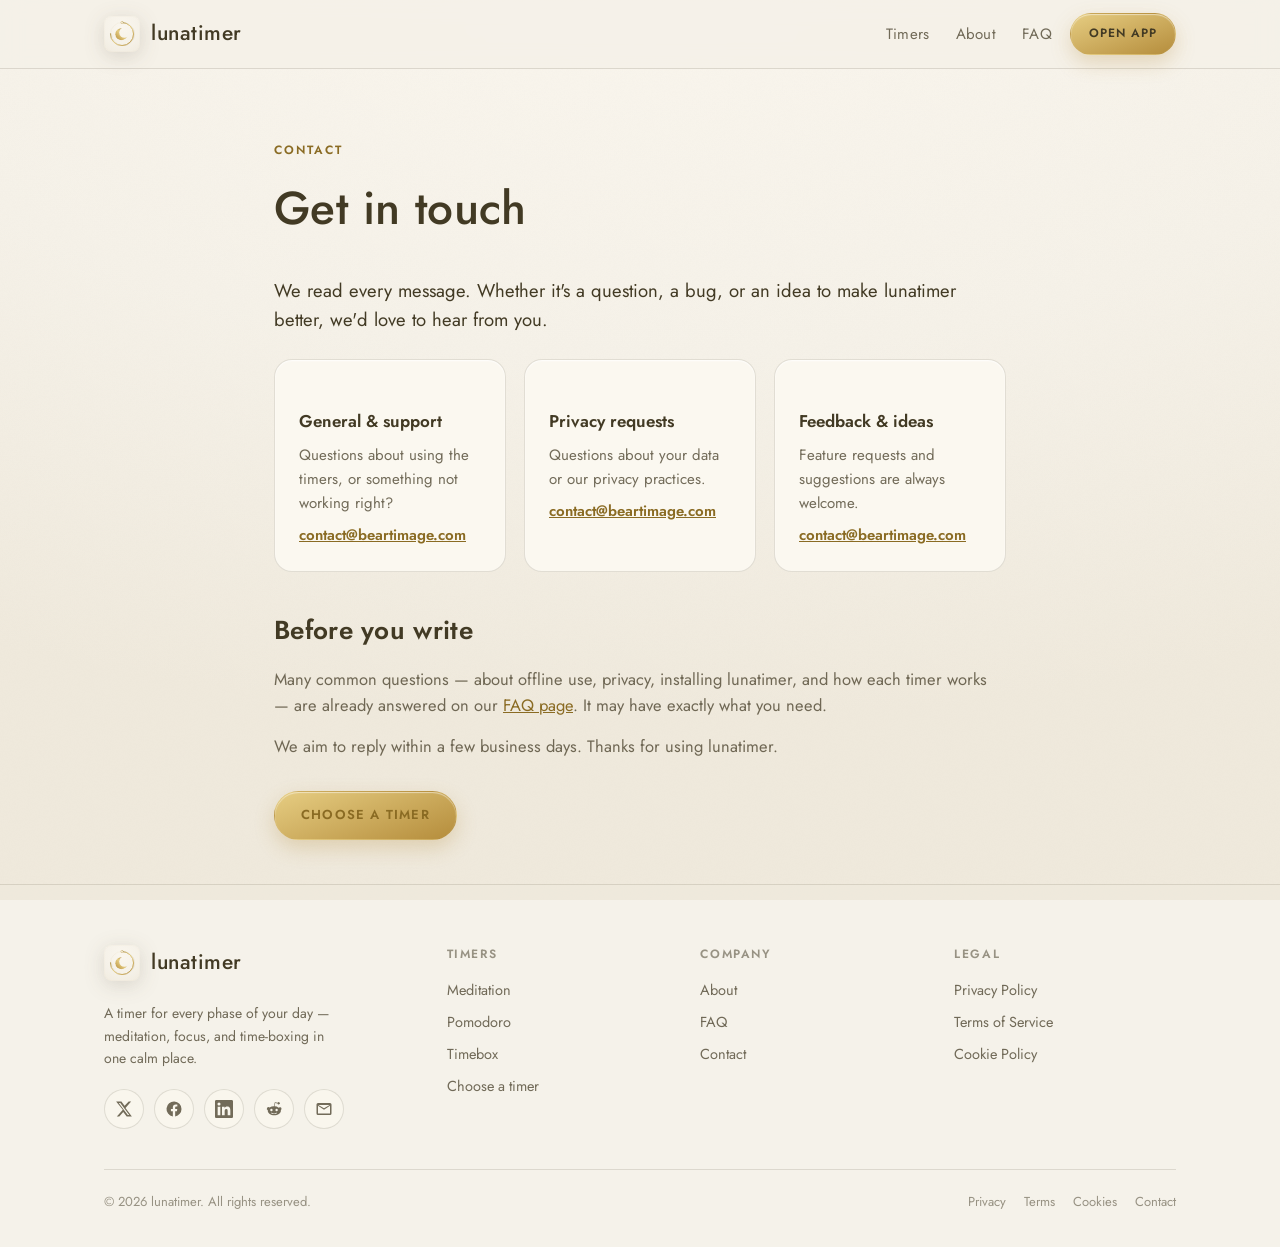
<file: contact.html>
<!DOCTYPE html>
<html lang="en">
<head>
    <meta charset="UTF-8">
    <base href="/">
    <meta name="viewport" content="width=device-width, initial-scale=1.0, viewport-fit=cover">
    <meta name="theme-color" content="#f4f0e6">

    <!-- Google tag (gtag.js) -->
    <script async src="https://www.googletagmanager.com/gtag/js?id=G-XVW7TXTVCF"></script>
    <script>
      window.dataLayer = window.dataLayer || [];
      function gtag(){dataLayer.push(arguments);}
      gtag('js', new Date());
      gtag('config', 'G-XVW7TXTVCF');
    </script>

    <title>Contact — lunatimer</title>
    <meta name="description" content="Get in touch with the lunatimer team — questions, feedback, privacy requests and press.">
    <link rel="canonical" href="https://lunatimer.app/contact">
    <meta property="og:type" content="website">
    <meta property="og:site_name" content="lunatimer">
    <meta property="og:title" content="Contact — lunatimer">
    <meta property="og:description" content="Questions, feedback and privacy requests.">
    <meta property="og:url" content="https://lunatimer.app/contact">
    <meta property="og:image" content="https://lunatimer.app/icon-512.png">

    <link rel="manifest" href="manifest.json">
    <link rel="icon" href="favicon.ico" sizes="any">
    <link rel="icon" href="icon.svg" type="image/svg+xml">
    <link rel="apple-touch-icon" href="apple-touch-icon.png">
    <link rel="preconnect" href="https://fonts.googleapis.com">
    <link rel="preconnect" href="https://fonts.gstatic.com" crossorigin>
    <link rel="stylesheet" href="https://fonts.googleapis.com/css2?family=Jost:wght@400;500;600&display=swap" media="print" onload="this.media='all'">
    <noscript><link rel="stylesheet" href="https://fonts.googleapis.com/css2?family=Jost:wght@400;500;600&display=swap"></noscript>
    <link rel="stylesheet" href="site.css">

    <script type="application/ld+json">
    {"@context":"https://schema.org","@type":"BreadcrumbList","itemListElement":[{"@type":"ListItem","position":1,"name":"Home","item":"https://lunatimer.app/"},{"@type":"ListItem","position":2,"name":"Contact","item":"https://lunatimer.app/contact"}]}
    </script>
</head>
<body>
    <header class="site-header">
        <div class="wrap">
            <a class="brand" href="/" aria-label="lunatimer home">
                <span class="brand-logo" aria-hidden="true"></span>
                <span class="brand-name">lunatimer</span>
            </a>
            <nav class="site-nav" aria-label="Primary">
                <a class="navlink" href="/#timers">Timers</a>
                <a class="navlink" href="/about">About</a>
                <a class="navlink" href="/faq">FAQ</a>
            </nav>
            <div class="header-actions">
                <a class="btn btn-gold btn-sm" href="/welcome">Open app</a>
            </div>
        </div>
    </header>

    <main class="doc">
        <div class="wrap">
            <div class="doc-head">
                <span class="eyebrow">Contact</span>
                <h1>Get in touch</h1>
            </div>

            <p class="lead">We read every message. Whether it's a question, a bug, or an idea to make lunatimer better, we'd love to hear from you.</p>

            <div class="contact-methods">
                <div class="contact-card">
                    <h3>General &amp; support</h3>
                    <p>Questions about using the timers, or something not working right?</p>
                    <p><a href="mailto:contact@beartimage.com">contact@beartimage.com</a></p>
                </div>
                <div class="contact-card">
                    <h3>Privacy requests</h3>
                    <p>Questions about your data or our privacy practices.</p>
                    <p><a href="mailto:contact@beartimage.com">contact@beartimage.com</a></p>
                </div>
                <div class="contact-card">
                    <h3>Feedback &amp; ideas</h3>
                    <p>Feature requests and suggestions are always welcome.</p>
                    <p><a href="mailto:contact@beartimage.com">contact@beartimage.com</a></p>
                </div>
            </div>

            <h2>Before you write</h2>
            <p>Many common questions — about offline use, privacy, installing lunatimer, and how each timer works — are already answered on our <a href="/faq">FAQ page</a>. It may have exactly what you need.</p>

            <p>We aim to reply within a few business days. Thanks for using lunatimer.</p>

            <div class="hero-actions" style="margin-top:32px">
                <a class="btn btn-gold" href="/welcome">Choose a timer</a>
            </div>
        </div>
    </main>

    <footer class="site-footer">
        <div class="wrap">
            <div class="footer-top">
                <div class="footer-brand">
                    <a class="brand" href="/" aria-label="lunatimer home">
                        <span class="brand-logo" aria-hidden="true"></span>
                        <span class="brand-name">lunatimer</span>
                    </a>
                    <p>A timer for every phase of your day — meditation, focus, and time-boxing in one calm place.</p>
                    <div class="footer-social" aria-label="Share lunatimer">
                        <a class="soc" href="https://twitter.com/intent/tweet?url=https%3A%2F%2Flunatimer.app%2F&text=lunatimer%20%E2%80%94%20a%20calm%20timer%20for%20meditation%2C%20focus%20%26%20timeboxing" target="_blank" rel="noopener" aria-label="Share on X"><svg viewBox="0 0 24 24" aria-hidden="true"><path d="M18.244 2H21.5l-7.5 8.57L22.5 22h-6.9l-4.6-6.02L5.7 22H2.44l7.98-9.12L1.5 2h7.08l4.16 5.5L18.244 2Zm-1.2 18h1.9L7.03 4H5l12.04 16Z"/></svg></a>
                        <a class="soc" href="https://www.facebook.com/sharer/sharer.php?u=https%3A%2F%2Flunatimer.app%2F" target="_blank" rel="noopener" aria-label="Share on Facebook"><svg viewBox="0 0 24 24" aria-hidden="true"><path d="M22 12a10 10 0 1 0-11.56 9.88v-6.99H7.9V12h2.54V9.8c0-2.5 1.49-3.89 3.77-3.89 1.09 0 2.24.2 2.24.2v2.46h-1.26c-1.24 0-1.63.77-1.63 1.56V12h2.78l-.44 2.89h-2.34v6.99A10 10 0 0 0 22 12Z"/></svg></a>
                        <a class="soc" href="https://www.linkedin.com/sharing/share-offsite/?url=https%3A%2F%2Flunatimer.app%2F" target="_blank" rel="noopener" aria-label="Share on LinkedIn"><svg viewBox="0 0 24 24" aria-hidden="true"><path d="M20.45 20.45h-3.56v-5.57c0-1.33-.02-3.04-1.85-3.04-1.85 0-2.14 1.45-2.14 2.94v5.67H9.35V9h3.42v1.56h.05c.48-.9 1.64-1.85 3.37-1.85 3.6 0 4.27 2.37 4.27 5.46v6.28ZM5.34 7.43a2.06 2.06 0 1 1 0-4.13 2.06 2.06 0 0 1 0 4.13ZM7.12 20.45H3.55V9h3.57v11.45ZM22.22 0H1.77C.79 0 0 .77 0 1.73v20.54C0 23.23.79 24 1.77 24h20.45c.98 0 1.78-.77 1.78-1.73V1.73C24 .77 23.2 0 22.22 0Z"/></svg></a>
                        <a class="soc" href="https://www.reddit.com/submit?url=https%3A%2F%2Flunatimer.app%2F&title=lunatimer" target="_blank" rel="noopener" aria-label="Share on Reddit"><svg viewBox="0 0 24 24" aria-hidden="true"><path d="M22 11.8a2.2 2.2 0 0 0-3.73-1.58 10.86 10.86 0 0 0-5.6-1.77l.95-4.48 3.11.66a1.57 1.57 0 1 0 .16-.98l-3.47-.74a.4.4 0 0 0-.47.31l-1.06 5a10.9 10.9 0 0 0-5.7 1.77 2.2 2.2 0 1 0-2.42 3.6c-.03.22-.05.44-.05.66 0 3.36 3.9 6.08 8.72 6.08 4.81 0 8.72-2.72 8.72-6.08 0-.22-.02-.44-.05-.65A2.2 2.2 0 0 0 22 11.8ZM7 13.4a1.57 1.57 0 1 1 3.14 0 1.57 1.57 0 0 1-3.14 0Zm8.77 4.15c-1.07 1.07-3.12 1.15-3.72 1.15-.6 0-2.65-.08-3.72-1.15a.4.4 0 0 1 .57-.57c.67.67 2.11.91 3.15.91 1.04 0 2.48-.24 3.15-.91a.4.4 0 1 1 .57.57Zm-.28-2.58a1.57 1.57 0 1 1 0-3.14 1.57 1.57 0 0 1 0 3.14Z"/></svg></a>
                        <a class="soc" href="mailto:?subject=lunatimer&body=A%20calm%20timer%20for%20meditation%2C%20focus%20and%20timeboxing%3A%20https%3A%2F%2Flunatimer.app%2F" aria-label="Share by email"><svg viewBox="0 0 24 24" aria-hidden="true"><path d="M4 4h16a2 2 0 0 1 2 2v12a2 2 0 0 1-2 2H4a2 2 0 0 1-2-2V6a2 2 0 0 1 2-2Zm8 7 7.5-4.5h-15L12 11Zm0 2L4 7.67V18h16V7.67L12 13Z"/></svg></a>
                    </div>
                </div>
                <div class="footer-col">
                    <h4>Timers</h4>
                    <a href="/timer">Meditation</a>
                    <a href="/pomodoro">Pomodoro</a>
                    <a href="/timebox">Timebox</a>
                    <a href="/welcome">Choose a timer</a>
                </div>
                <div class="footer-col">
                    <h4>Company</h4>
                    <a href="/about">About</a>
                    <a href="/faq">FAQ</a>
                    <a href="/contact">Contact</a>
                </div>
                <div class="footer-col">
                    <h4>Legal</h4>
                    <a href="/privacy">Privacy Policy</a>
                    <a href="/terms">Terms of Service</a>
                    <a href="/cookies">Cookie Policy</a>
                </div>
            </div>
            <div class="footer-bottom">
                <span>© 2026 lunatimer. All rights reserved.</span>
                <nav aria-label="Legal">
                    <a href="/privacy">Privacy</a>
                    <a href="/terms">Terms</a>
                    <a href="/cookies">Cookies</a>
                    <a href="/contact">Contact</a>
                </nav>
            </div>
        </div>
    </footer>

    <div id="toast" role="status" aria-live="polite"></div>
    <script src="site.js" defer></script>
</body>
</html>
</file>
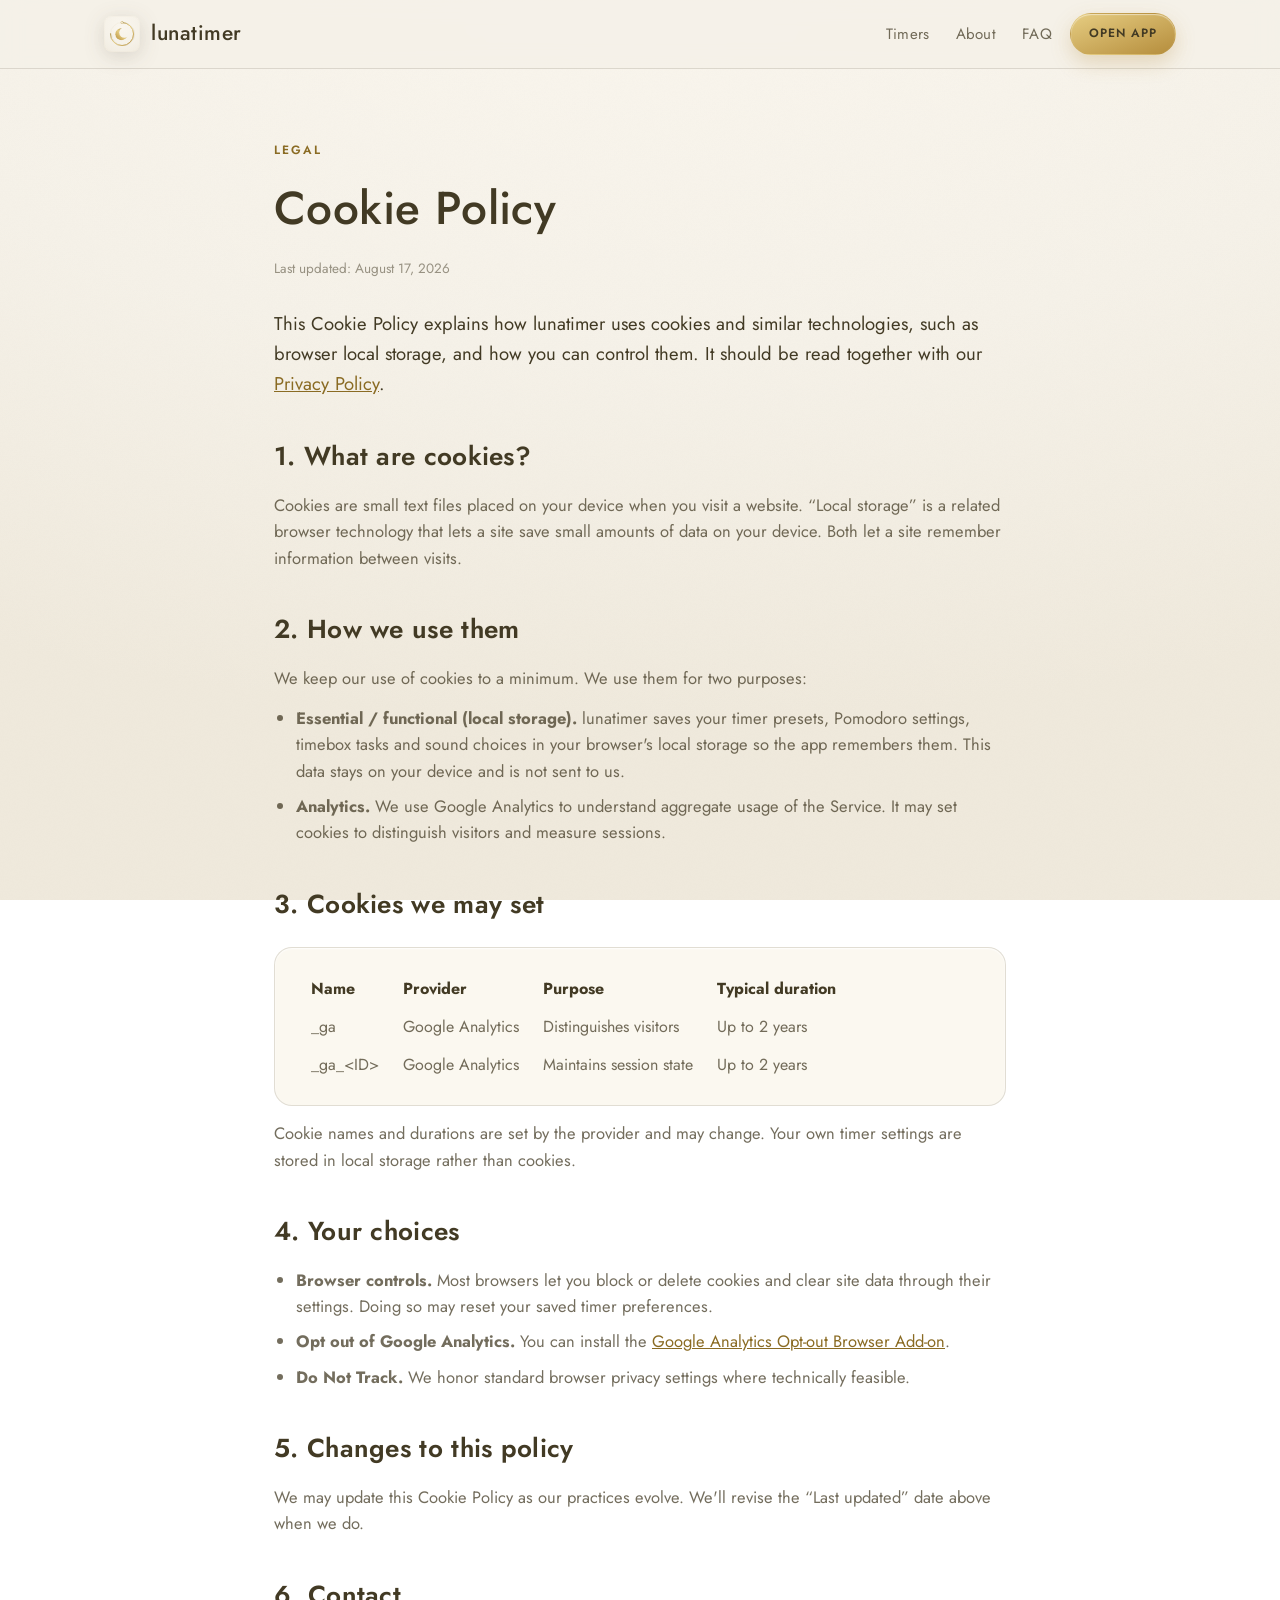
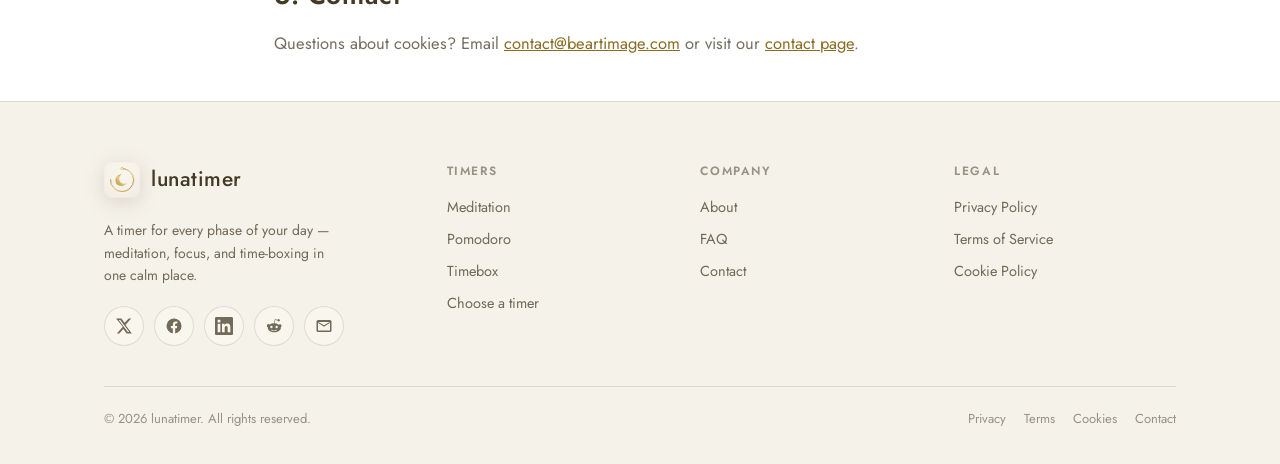
<file: cookies.html>
<!DOCTYPE html>
<html lang="en">
<head>
    <meta charset="UTF-8">
    <base href="/">
    <meta name="viewport" content="width=device-width, initial-scale=1.0, viewport-fit=cover">
    <meta name="theme-color" content="#f4f0e6">

    <!-- Google tag (gtag.js) -->
    <script async src="https://www.googletagmanager.com/gtag/js?id=G-XVW7TXTVCF"></script>
    <script>
      window.dataLayer = window.dataLayer || [];
      function gtag(){dataLayer.push(arguments);}
      gtag('js', new Date());
      gtag('config', 'G-XVW7TXTVCF');
    </script>

    <title>Cookie Policy — lunatimer</title>
    <meta name="description" content="How lunatimer uses cookies and local storage, what each is for, and how to control or disable them.">
    <link rel="canonical" href="https://lunatimer.app/cookies">
    <meta property="og:type" content="website">
    <meta property="og:site_name" content="lunatimer">
    <meta property="og:title" content="Cookie Policy — lunatimer">
    <meta property="og:description" content="How lunatimer uses cookies and local storage.">
    <meta property="og:url" content="https://lunatimer.app/cookies">
    <meta property="og:image" content="https://lunatimer.app/icon-512.png">

    <link rel="manifest" href="manifest.json">
    <link rel="icon" href="favicon.ico" sizes="any">
    <link rel="icon" href="icon.svg" type="image/svg+xml">
    <link rel="apple-touch-icon" href="apple-touch-icon.png">
    <link rel="preconnect" href="https://fonts.googleapis.com">
    <link rel="preconnect" href="https://fonts.gstatic.com" crossorigin>
    <link rel="stylesheet" href="https://fonts.googleapis.com/css2?family=Jost:wght@400;500;600&display=swap" media="print" onload="this.media='all'">
    <noscript><link rel="stylesheet" href="https://fonts.googleapis.com/css2?family=Jost:wght@400;500;600&display=swap"></noscript>
    <link rel="stylesheet" href="site.css">

    <script type="application/ld+json">
    {"@context":"https://schema.org","@type":"BreadcrumbList","itemListElement":[{"@type":"ListItem","position":1,"name":"Home","item":"https://lunatimer.app/"},{"@type":"ListItem","position":2,"name":"Cookie Policy","item":"https://lunatimer.app/cookies"}]}
    </script>
</head>
<body>
    <header class="site-header">
        <div class="wrap">
            <a class="brand" href="/" aria-label="lunatimer home">
                <span class="brand-logo" aria-hidden="true"></span>
                <span class="brand-name">lunatimer</span>
            </a>
            <nav class="site-nav" aria-label="Primary">
                <a class="navlink" href="/#timers">Timers</a>
                <a class="navlink" href="/about">About</a>
                <a class="navlink" href="/faq">FAQ</a>
            </nav>
            <div class="header-actions">
                <a class="btn btn-gold btn-sm" href="/welcome">Open app</a>
            </div>
        </div>
    </header>

    <main class="doc">
        <div class="wrap">
            <div class="doc-head">
                <span class="eyebrow">Legal</span>
                <h1>Cookie Policy</h1>
                <p class="updated">Last updated: August 17, 2026</p>
            </div>

            <p class="lead">This Cookie Policy explains how lunatimer uses cookies and similar technologies, such as browser local storage, and how you can control them. It should be read together with our <a href="/privacy">Privacy Policy</a>.</p>

            <h2>1. What are cookies?</h2>
            <p>Cookies are small text files placed on your device when you visit a website. “Local storage” is a related browser technology that lets a site save small amounts of data on your device. Both let a site remember information between visits.</p>

            <h2>2. How we use them</h2>
            <p>We keep our use of cookies to a minimum. We use them for two purposes:</p>
            <ul>
                <li><strong>Essential / functional (local storage).</strong> lunatimer saves your timer presets, Pomodoro settings, timebox tasks and sound choices in your browser's local storage so the app remembers them. This data stays on your device and is not sent to us.</li>
                <li><strong>Analytics.</strong> We use Google Analytics to understand aggregate usage of the Service. It may set cookies to distinguish visitors and measure sessions.</li>
            </ul>

            <h2>3. Cookies we may set</h2>
            <table class="doc-card" style="width:100%; border-collapse:collapse; display:block; overflow-x:auto;">
                <thead>
                    <tr style="text-align:left;">
                        <th style="padding:6px 12px;">Name</th>
                        <th style="padding:6px 12px;">Provider</th>
                        <th style="padding:6px 12px;">Purpose</th>
                        <th style="padding:6px 12px;">Typical duration</th>
                    </tr>
                </thead>
                <tbody style="color:var(--ink-soft);">
                    <tr><td style="padding:6px 12px;">_ga</td><td style="padding:6px 12px;">Google Analytics</td><td style="padding:6px 12px;">Distinguishes visitors</td><td style="padding:6px 12px;">Up to 2 years</td></tr>
                    <tr><td style="padding:6px 12px;">_ga_&lt;ID&gt;</td><td style="padding:6px 12px;">Google Analytics</td><td style="padding:6px 12px;">Maintains session state</td><td style="padding:6px 12px;">Up to 2 years</td></tr>
                </tbody>
            </table>
            <p>Cookie names and durations are set by the provider and may change. Your own timer settings are stored in local storage rather than cookies.</p>

            <h2>4. Your choices</h2>
            <ul>
                <li><strong>Browser controls.</strong> Most browsers let you block or delete cookies and clear site data through their settings. Doing so may reset your saved timer preferences.</li>
                <li><strong>Opt out of Google Analytics.</strong> You can install the <a href="https://tools.google.com/dlpage/gaoptout" rel="nofollow noopener" target="_blank">Google Analytics Opt-out Browser Add-on</a>.</li>
                <li><strong>Do Not Track.</strong> We honor standard browser privacy settings where technically feasible.</li>
            </ul>

            <h2>5. Changes to this policy</h2>
            <p>We may update this Cookie Policy as our practices evolve. We'll revise the “Last updated” date above when we do.</p>

            <h2>6. Contact</h2>
            <p>Questions about cookies? Email <a href="mailto:contact@beartimage.com">contact@beartimage.com</a> or visit our <a href="/contact">contact page</a>.</p>
        </div>
    </main>

    <footer class="site-footer">
        <div class="wrap">
            <div class="footer-top">
                <div class="footer-brand">
                    <a class="brand" href="/" aria-label="lunatimer home">
                        <span class="brand-logo" aria-hidden="true"></span>
                        <span class="brand-name">lunatimer</span>
                    </a>
                    <p>A timer for every phase of your day — meditation, focus, and time-boxing in one calm place.</p>
                    <div class="footer-social" aria-label="Share lunatimer">
                        <a class="soc" href="https://twitter.com/intent/tweet?url=https%3A%2F%2Flunatimer.app%2F&text=lunatimer%20%E2%80%94%20a%20calm%20timer%20for%20meditation%2C%20focus%20%26%20timeboxing" target="_blank" rel="noopener" aria-label="Share on X"><svg viewBox="0 0 24 24" aria-hidden="true"><path d="M18.244 2H21.5l-7.5 8.57L22.5 22h-6.9l-4.6-6.02L5.7 22H2.44l7.98-9.12L1.5 2h7.08l4.16 5.5L18.244 2Zm-1.2 18h1.9L7.03 4H5l12.04 16Z"/></svg></a>
                        <a class="soc" href="https://www.facebook.com/sharer/sharer.php?u=https%3A%2F%2Flunatimer.app%2F" target="_blank" rel="noopener" aria-label="Share on Facebook"><svg viewBox="0 0 24 24" aria-hidden="true"><path d="M22 12a10 10 0 1 0-11.56 9.88v-6.99H7.9V12h2.54V9.8c0-2.5 1.49-3.89 3.77-3.89 1.09 0 2.24.2 2.24.2v2.46h-1.26c-1.24 0-1.63.77-1.63 1.56V12h2.78l-.44 2.89h-2.34v6.99A10 10 0 0 0 22 12Z"/></svg></a>
                        <a class="soc" href="https://www.linkedin.com/sharing/share-offsite/?url=https%3A%2F%2Flunatimer.app%2F" target="_blank" rel="noopener" aria-label="Share on LinkedIn"><svg viewBox="0 0 24 24" aria-hidden="true"><path d="M20.45 20.45h-3.56v-5.57c0-1.33-.02-3.04-1.85-3.04-1.85 0-2.14 1.45-2.14 2.94v5.67H9.35V9h3.42v1.56h.05c.48-.9 1.64-1.85 3.37-1.85 3.6 0 4.27 2.37 4.27 5.46v6.28ZM5.34 7.43a2.06 2.06 0 1 1 0-4.13 2.06 2.06 0 0 1 0 4.13ZM7.12 20.45H3.55V9h3.57v11.45ZM22.22 0H1.77C.79 0 0 .77 0 1.73v20.54C0 23.23.79 24 1.77 24h20.45c.98 0 1.78-.77 1.78-1.73V1.73C24 .77 23.2 0 22.22 0Z"/></svg></a>
                        <a class="soc" href="https://www.reddit.com/submit?url=https%3A%2F%2Flunatimer.app%2F&title=lunatimer" target="_blank" rel="noopener" aria-label="Share on Reddit"><svg viewBox="0 0 24 24" aria-hidden="true"><path d="M22 11.8a2.2 2.2 0 0 0-3.73-1.58 10.86 10.86 0 0 0-5.6-1.77l.95-4.48 3.11.66a1.57 1.57 0 1 0 .16-.98l-3.47-.74a.4.4 0 0 0-.47.31l-1.06 5a10.9 10.9 0 0 0-5.7 1.77 2.2 2.2 0 1 0-2.42 3.6c-.03.22-.05.44-.05.66 0 3.36 3.9 6.08 8.72 6.08 4.81 0 8.72-2.72 8.72-6.08 0-.22-.02-.44-.05-.65A2.2 2.2 0 0 0 22 11.8ZM7 13.4a1.57 1.57 0 1 1 3.14 0 1.57 1.57 0 0 1-3.14 0Zm8.77 4.15c-1.07 1.07-3.12 1.15-3.72 1.15-.6 0-2.65-.08-3.72-1.15a.4.4 0 0 1 .57-.57c.67.67 2.11.91 3.15.91 1.04 0 2.48-.24 3.15-.91a.4.4 0 1 1 .57.57Zm-.28-2.58a1.57 1.57 0 1 1 0-3.14 1.57 1.57 0 0 1 0 3.14Z"/></svg></a>
                        <a class="soc" href="mailto:?subject=lunatimer&body=A%20calm%20timer%20for%20meditation%2C%20focus%20and%20timeboxing%3A%20https%3A%2F%2Flunatimer.app%2F" aria-label="Share by email"><svg viewBox="0 0 24 24" aria-hidden="true"><path d="M4 4h16a2 2 0 0 1 2 2v12a2 2 0 0 1-2 2H4a2 2 0 0 1-2-2V6a2 2 0 0 1 2-2Zm8 7 7.5-4.5h-15L12 11Zm0 2L4 7.67V18h16V7.67L12 13Z"/></svg></a>
                    </div>
                </div>
                <div class="footer-col">
                    <h4>Timers</h4>
                    <a href="/timer">Meditation</a>
                    <a href="/pomodoro">Pomodoro</a>
                    <a href="/timebox">Timebox</a>
                    <a href="/welcome">Choose a timer</a>
                </div>
                <div class="footer-col">
                    <h4>Company</h4>
                    <a href="/about">About</a>
                    <a href="/faq">FAQ</a>
                    <a href="/contact">Contact</a>
                </div>
                <div class="footer-col">
                    <h4>Legal</h4>
                    <a href="/privacy">Privacy Policy</a>
                    <a href="/terms">Terms of Service</a>
                    <a href="/cookies">Cookie Policy</a>
                </div>
            </div>
            <div class="footer-bottom">
                <span>© 2026 lunatimer. All rights reserved.</span>
                <nav aria-label="Legal">
                    <a href="/privacy">Privacy</a>
                    <a href="/terms">Terms</a>
                    <a href="/cookies">Cookies</a>
                    <a href="/contact">Contact</a>
                </nav>
            </div>
        </div>
    </footer>

    <div id="toast" role="status" aria-live="polite"></div>
    <script src="site.js" defer></script>
</body>
</html>
</file>
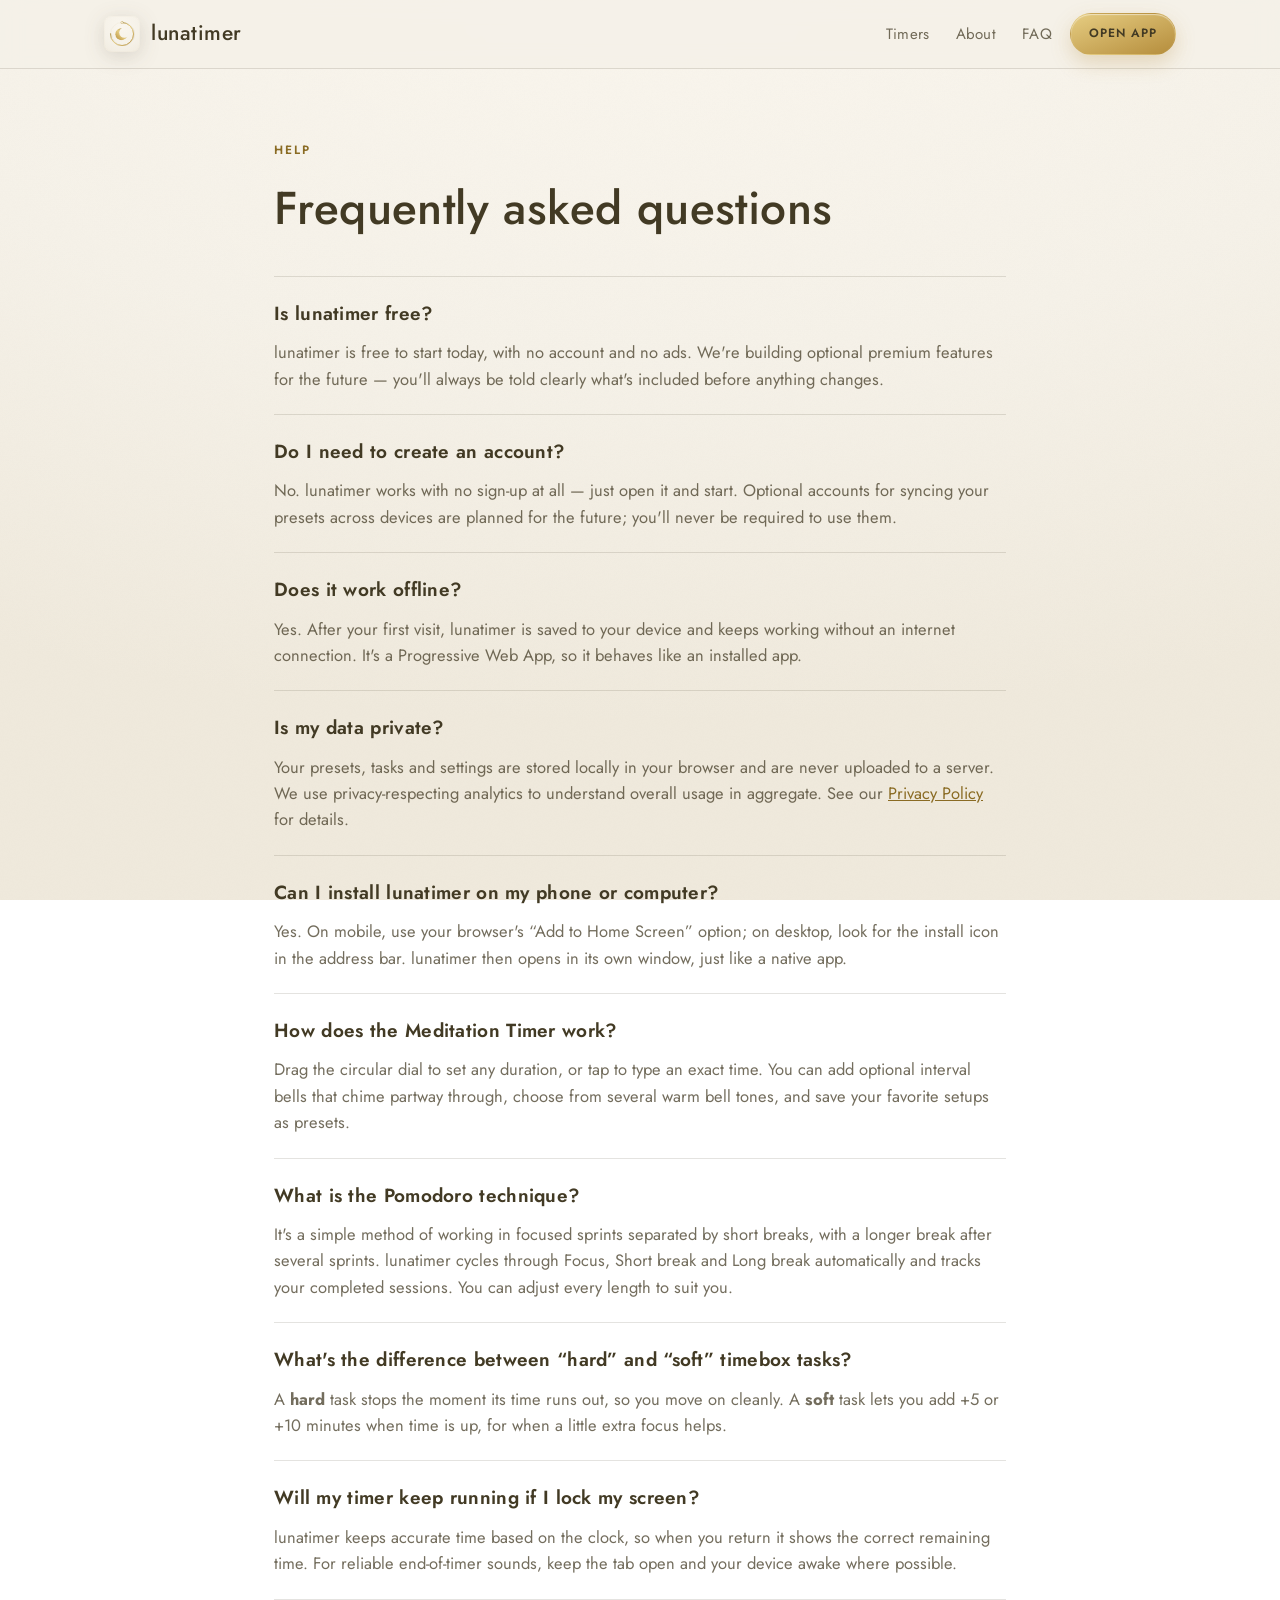
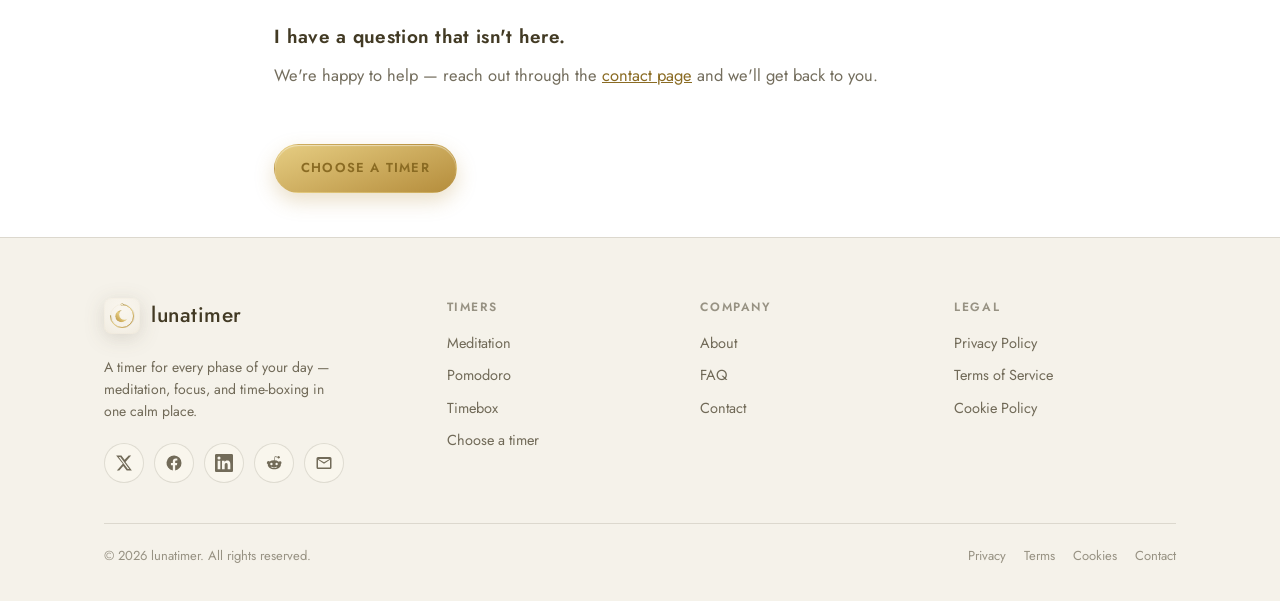
<file: faq.html>
<!DOCTYPE html>
<html lang="en">
<head>
    <meta charset="UTF-8">
    <base href="/">
    <meta name="viewport" content="width=device-width, initial-scale=1.0, viewport-fit=cover">
    <meta name="theme-color" content="#f4f0e6">

    <!-- Google tag (gtag.js) -->
    <script async src="https://www.googletagmanager.com/gtag/js?id=G-XVW7TXTVCF"></script>
    <script>
      window.dataLayer = window.dataLayer || [];
      function gtag(){dataLayer.push(arguments);}
      gtag('js', new Date());
      gtag('config', 'G-XVW7TXTVCF');
    </script>

    <title>FAQ — lunatimer</title>
    <meta name="description" content="Frequently asked questions about lunatimer — is it free, does it work offline, is my data private, and how the meditation, Pomodoro and timebox timers work.">
    <link rel="canonical" href="https://lunatimer.app/faq">
    <meta property="og:type" content="website">
    <meta property="og:site_name" content="lunatimer">
    <meta property="og:title" content="FAQ — lunatimer">
    <meta property="og:description" content="Answers to common questions about lunatimer.">
    <meta property="og:url" content="https://lunatimer.app/faq">
    <meta property="og:image" content="https://lunatimer.app/icon-512.png">

    <link rel="manifest" href="manifest.json">
    <link rel="icon" href="favicon.ico" sizes="any">
    <link rel="icon" href="icon.svg" type="image/svg+xml">
    <link rel="apple-touch-icon" href="apple-touch-icon.png">
    <link rel="preconnect" href="https://fonts.googleapis.com">
    <link rel="preconnect" href="https://fonts.gstatic.com" crossorigin>
    <link rel="stylesheet" href="https://fonts.googleapis.com/css2?family=Jost:wght@400;500;600&display=swap" media="print" onload="this.media='all'">
    <noscript><link rel="stylesheet" href="https://fonts.googleapis.com/css2?family=Jost:wght@400;500;600&display=swap"></noscript>
    <link rel="stylesheet" href="site.css">

    <script type="application/ld+json">
    {"@context":"https://schema.org","@type":"BreadcrumbList","itemListElement":[{"@type":"ListItem","position":1,"name":"Home","item":"https://lunatimer.app/"},{"@type":"ListItem","position":2,"name":"FAQ","item":"https://lunatimer.app/faq"}]}
    </script>
    <script type="application/ld+json">
    {"@context":"https://schema.org","@type":"FAQPage","mainEntity":[{"@type":"Question","name":"Is lunatimer free?","acceptedAnswer":{"@type":"Answer","text":"lunatimer is free to start today, with no account and no ads. Optional premium features are planned for the future, and you'll always be told clearly what's included before anything changes."}},{"@type":"Question","name":"Do I need an account?","acceptedAnswer":{"@type":"Answer","text":"No. lunatimer works with no sign-up at all. Optional accounts for syncing presets across devices are planned for the future."}},{"@type":"Question","name":"Does lunatimer work offline?","acceptedAnswer":{"@type":"Answer","text":"Yes. After your first visit, lunatimer is cached on your device and keeps working without an internet connection."}},{"@type":"Question","name":"Is my data private?","acceptedAnswer":{"@type":"Answer","text":"Your presets, tasks and settings are stored locally in your browser and never uploaded. We use privacy-respecting analytics to understand overall usage."}},{"@type":"Question","name":"Can I install lunatimer like an app?","acceptedAnswer":{"@type":"Answer","text":"Yes. lunatimer is a Progressive Web App, so you can add it to your home screen or desktop and launch it in its own window."}}]}
    </script>
</head>
<body>
    <header class="site-header">
        <div class="wrap">
            <a class="brand" href="/" aria-label="lunatimer home">
                <span class="brand-logo" aria-hidden="true"></span>
                <span class="brand-name">lunatimer</span>
            </a>
            <nav class="site-nav" aria-label="Primary">
                <a class="navlink" href="/#timers">Timers</a>
                <a class="navlink" href="/about">About</a>
                <a class="navlink" href="/faq">FAQ</a>
            </nav>
            <div class="header-actions">
                <a class="btn btn-gold btn-sm" href="/welcome">Open app</a>
            </div>
        </div>
    </header>

    <main class="doc">
        <div class="wrap">
            <div class="doc-head">
                <span class="eyebrow">Help</span>
                <h1>Frequently asked questions</h1>
            </div>

            <div class="faq-item">
                <h2>Is lunatimer free?</h2>
                <p>lunatimer is free to start today, with no account and no ads. We're building optional premium features for the future — you'll always be told clearly what's included before anything changes.</p>
            </div>
            <div class="faq-item">
                <h2>Do I need to create an account?</h2>
                <p>No. lunatimer works with no sign-up at all — just open it and start. Optional accounts for syncing your presets across devices are planned for the future; you'll never be required to use them.</p>
            </div>
            <div class="faq-item">
                <h2>Does it work offline?</h2>
                <p>Yes. After your first visit, lunatimer is saved to your device and keeps working without an internet connection. It's a Progressive Web App, so it behaves like an installed app.</p>
            </div>
            <div class="faq-item">
                <h2>Is my data private?</h2>
                <p>Your presets, tasks and settings are stored locally in your browser and are never uploaded to a server. We use privacy-respecting analytics to understand overall usage in aggregate. See our <a href="/privacy">Privacy Policy</a> for details.</p>
            </div>
            <div class="faq-item">
                <h2>Can I install lunatimer on my phone or computer?</h2>
                <p>Yes. On mobile, use your browser's “Add to Home Screen” option; on desktop, look for the install icon in the address bar. lunatimer then opens in its own window, just like a native app.</p>
            </div>
            <div class="faq-item">
                <h2>How does the Meditation Timer work?</h2>
                <p>Drag the circular dial to set any duration, or tap to type an exact time. You can add optional interval bells that chime partway through, choose from several warm bell tones, and save your favorite setups as presets.</p>
            </div>
            <div class="faq-item">
                <h2>What is the Pomodoro technique?</h2>
                <p>It's a simple method of working in focused sprints separated by short breaks, with a longer break after several sprints. lunatimer cycles through Focus, Short break and Long break automatically and tracks your completed sessions. You can adjust every length to suit you.</p>
            </div>
            <div class="faq-item">
                <h2>What's the difference between “hard” and “soft” timebox tasks?</h2>
                <p>A <strong>hard</strong> task stops the moment its time runs out, so you move on cleanly. A <strong>soft</strong> task lets you add +5 or +10 minutes when time is up, for when a little extra focus helps.</p>
            </div>
            <div class="faq-item">
                <h2>Will my timer keep running if I lock my screen?</h2>
                <p>lunatimer keeps accurate time based on the clock, so when you return it shows the correct remaining time. For reliable end-of-timer sounds, keep the tab open and your device awake where possible.</p>
            </div>
            <div class="faq-item">
                <h2>I have a question that isn't here.</h2>
                <p>We're happy to help — reach out through the <a href="/contact">contact page</a> and we'll get back to you.</p>
            </div>

            <div class="hero-actions" style="margin-top:34px">
                <a class="btn btn-gold" href="/welcome">Choose a timer</a>
            </div>
        </div>
    </main>

    <footer class="site-footer">
        <div class="wrap">
            <div class="footer-top">
                <div class="footer-brand">
                    <a class="brand" href="/" aria-label="lunatimer home">
                        <span class="brand-logo" aria-hidden="true"></span>
                        <span class="brand-name">lunatimer</span>
                    </a>
                    <p>A timer for every phase of your day — meditation, focus, and time-boxing in one calm place.</p>
                    <div class="footer-social" aria-label="Share lunatimer">
                        <a class="soc" href="https://twitter.com/intent/tweet?url=https%3A%2F%2Flunatimer.app%2F&text=lunatimer%20%E2%80%94%20a%20calm%20timer%20for%20meditation%2C%20focus%20%26%20timeboxing" target="_blank" rel="noopener" aria-label="Share on X"><svg viewBox="0 0 24 24" aria-hidden="true"><path d="M18.244 2H21.5l-7.5 8.57L22.5 22h-6.9l-4.6-6.02L5.7 22H2.44l7.98-9.12L1.5 2h7.08l4.16 5.5L18.244 2Zm-1.2 18h1.9L7.03 4H5l12.04 16Z"/></svg></a>
                        <a class="soc" href="https://www.facebook.com/sharer/sharer.php?u=https%3A%2F%2Flunatimer.app%2F" target="_blank" rel="noopener" aria-label="Share on Facebook"><svg viewBox="0 0 24 24" aria-hidden="true"><path d="M22 12a10 10 0 1 0-11.56 9.88v-6.99H7.9V12h2.54V9.8c0-2.5 1.49-3.89 3.77-3.89 1.09 0 2.24.2 2.24.2v2.46h-1.26c-1.24 0-1.63.77-1.63 1.56V12h2.78l-.44 2.89h-2.34v6.99A10 10 0 0 0 22 12Z"/></svg></a>
                        <a class="soc" href="https://www.linkedin.com/sharing/share-offsite/?url=https%3A%2F%2Flunatimer.app%2F" target="_blank" rel="noopener" aria-label="Share on LinkedIn"><svg viewBox="0 0 24 24" aria-hidden="true"><path d="M20.45 20.45h-3.56v-5.57c0-1.33-.02-3.04-1.85-3.04-1.85 0-2.14 1.45-2.14 2.94v5.67H9.35V9h3.42v1.56h.05c.48-.9 1.64-1.85 3.37-1.85 3.6 0 4.27 2.37 4.27 5.46v6.28ZM5.34 7.43a2.06 2.06 0 1 1 0-4.13 2.06 2.06 0 0 1 0 4.13ZM7.12 20.45H3.55V9h3.57v11.45ZM22.22 0H1.77C.79 0 0 .77 0 1.73v20.54C0 23.23.79 24 1.77 24h20.45c.98 0 1.78-.77 1.78-1.73V1.73C24 .77 23.2 0 22.22 0Z"/></svg></a>
                        <a class="soc" href="https://www.reddit.com/submit?url=https%3A%2F%2Flunatimer.app%2F&title=lunatimer" target="_blank" rel="noopener" aria-label="Share on Reddit"><svg viewBox="0 0 24 24" aria-hidden="true"><path d="M22 11.8a2.2 2.2 0 0 0-3.73-1.58 10.86 10.86 0 0 0-5.6-1.77l.95-4.48 3.11.66a1.57 1.57 0 1 0 .16-.98l-3.47-.74a.4.4 0 0 0-.47.31l-1.06 5a10.9 10.9 0 0 0-5.7 1.77 2.2 2.2 0 1 0-2.42 3.6c-.03.22-.05.44-.05.66 0 3.36 3.9 6.08 8.72 6.08 4.81 0 8.72-2.72 8.72-6.08 0-.22-.02-.44-.05-.65A2.2 2.2 0 0 0 22 11.8ZM7 13.4a1.57 1.57 0 1 1 3.14 0 1.57 1.57 0 0 1-3.14 0Zm8.77 4.15c-1.07 1.07-3.12 1.15-3.72 1.15-.6 0-2.65-.08-3.72-1.15a.4.4 0 0 1 .57-.57c.67.67 2.11.91 3.15.91 1.04 0 2.48-.24 3.15-.91a.4.4 0 1 1 .57.57Zm-.28-2.58a1.57 1.57 0 1 1 0-3.14 1.57 1.57 0 0 1 0 3.14Z"/></svg></a>
                        <a class="soc" href="mailto:?subject=lunatimer&body=A%20calm%20timer%20for%20meditation%2C%20focus%20and%20timeboxing%3A%20https%3A%2F%2Flunatimer.app%2F" aria-label="Share by email"><svg viewBox="0 0 24 24" aria-hidden="true"><path d="M4 4h16a2 2 0 0 1 2 2v12a2 2 0 0 1-2 2H4a2 2 0 0 1-2-2V6a2 2 0 0 1 2-2Zm8 7 7.5-4.5h-15L12 11Zm0 2L4 7.67V18h16V7.67L12 13Z"/></svg></a>
                    </div>
                </div>
                <div class="footer-col">
                    <h4>Timers</h4>
                    <a href="/timer">Meditation</a>
                    <a href="/pomodoro">Pomodoro</a>
                    <a href="/timebox">Timebox</a>
                    <a href="/welcome">Choose a timer</a>
                </div>
                <div class="footer-col">
                    <h4>Company</h4>
                    <a href="/about">About</a>
                    <a href="/faq">FAQ</a>
                    <a href="/contact">Contact</a>
                </div>
                <div class="footer-col">
                    <h4>Legal</h4>
                    <a href="/privacy">Privacy Policy</a>
                    <a href="/terms">Terms of Service</a>
                    <a href="/cookies">Cookie Policy</a>
                </div>
            </div>
            <div class="footer-bottom">
                <span>© 2026 lunatimer. All rights reserved.</span>
                <nav aria-label="Legal">
                    <a href="/privacy">Privacy</a>
                    <a href="/terms">Terms</a>
                    <a href="/cookies">Cookies</a>
                    <a href="/contact">Contact</a>
                </nav>
            </div>
        </div>
    </footer>

    <div id="toast" role="status" aria-live="polite"></div>
    <script src="site.js" defer></script>
</body>
</html>
</file>
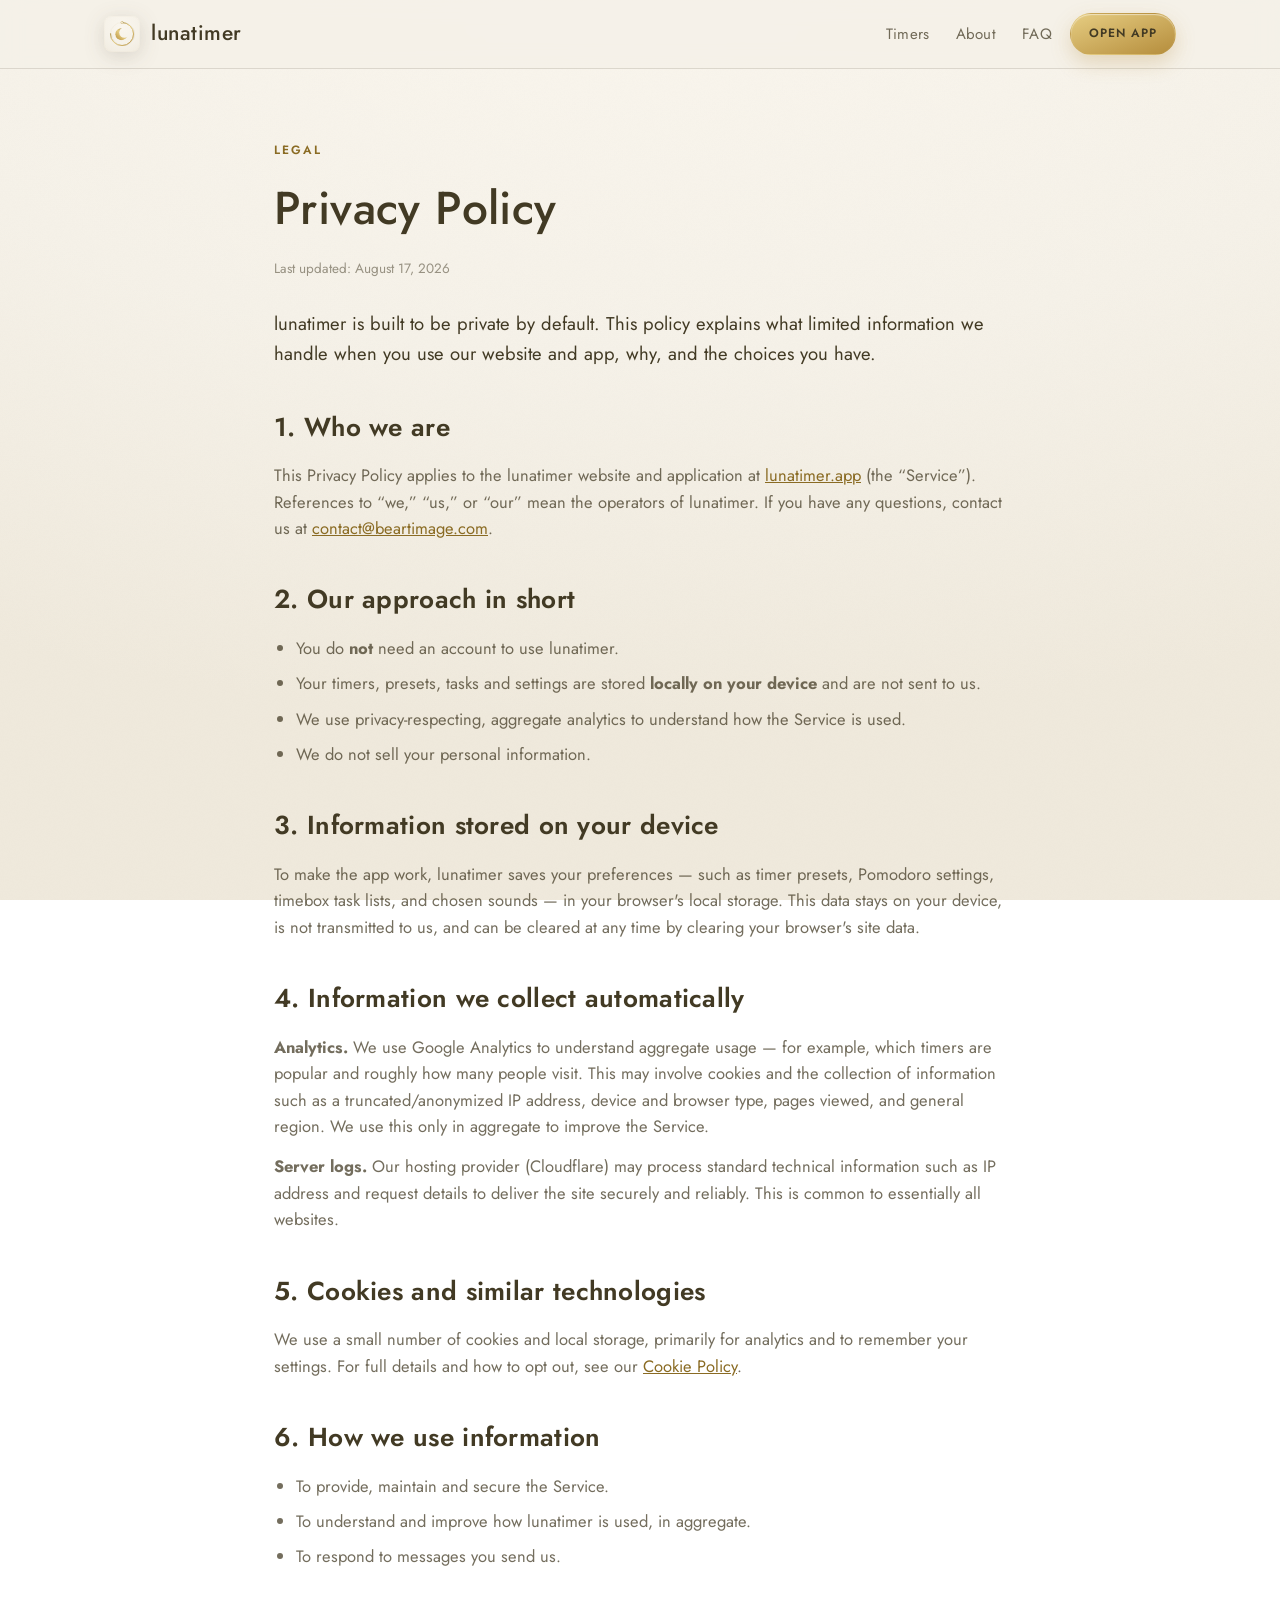
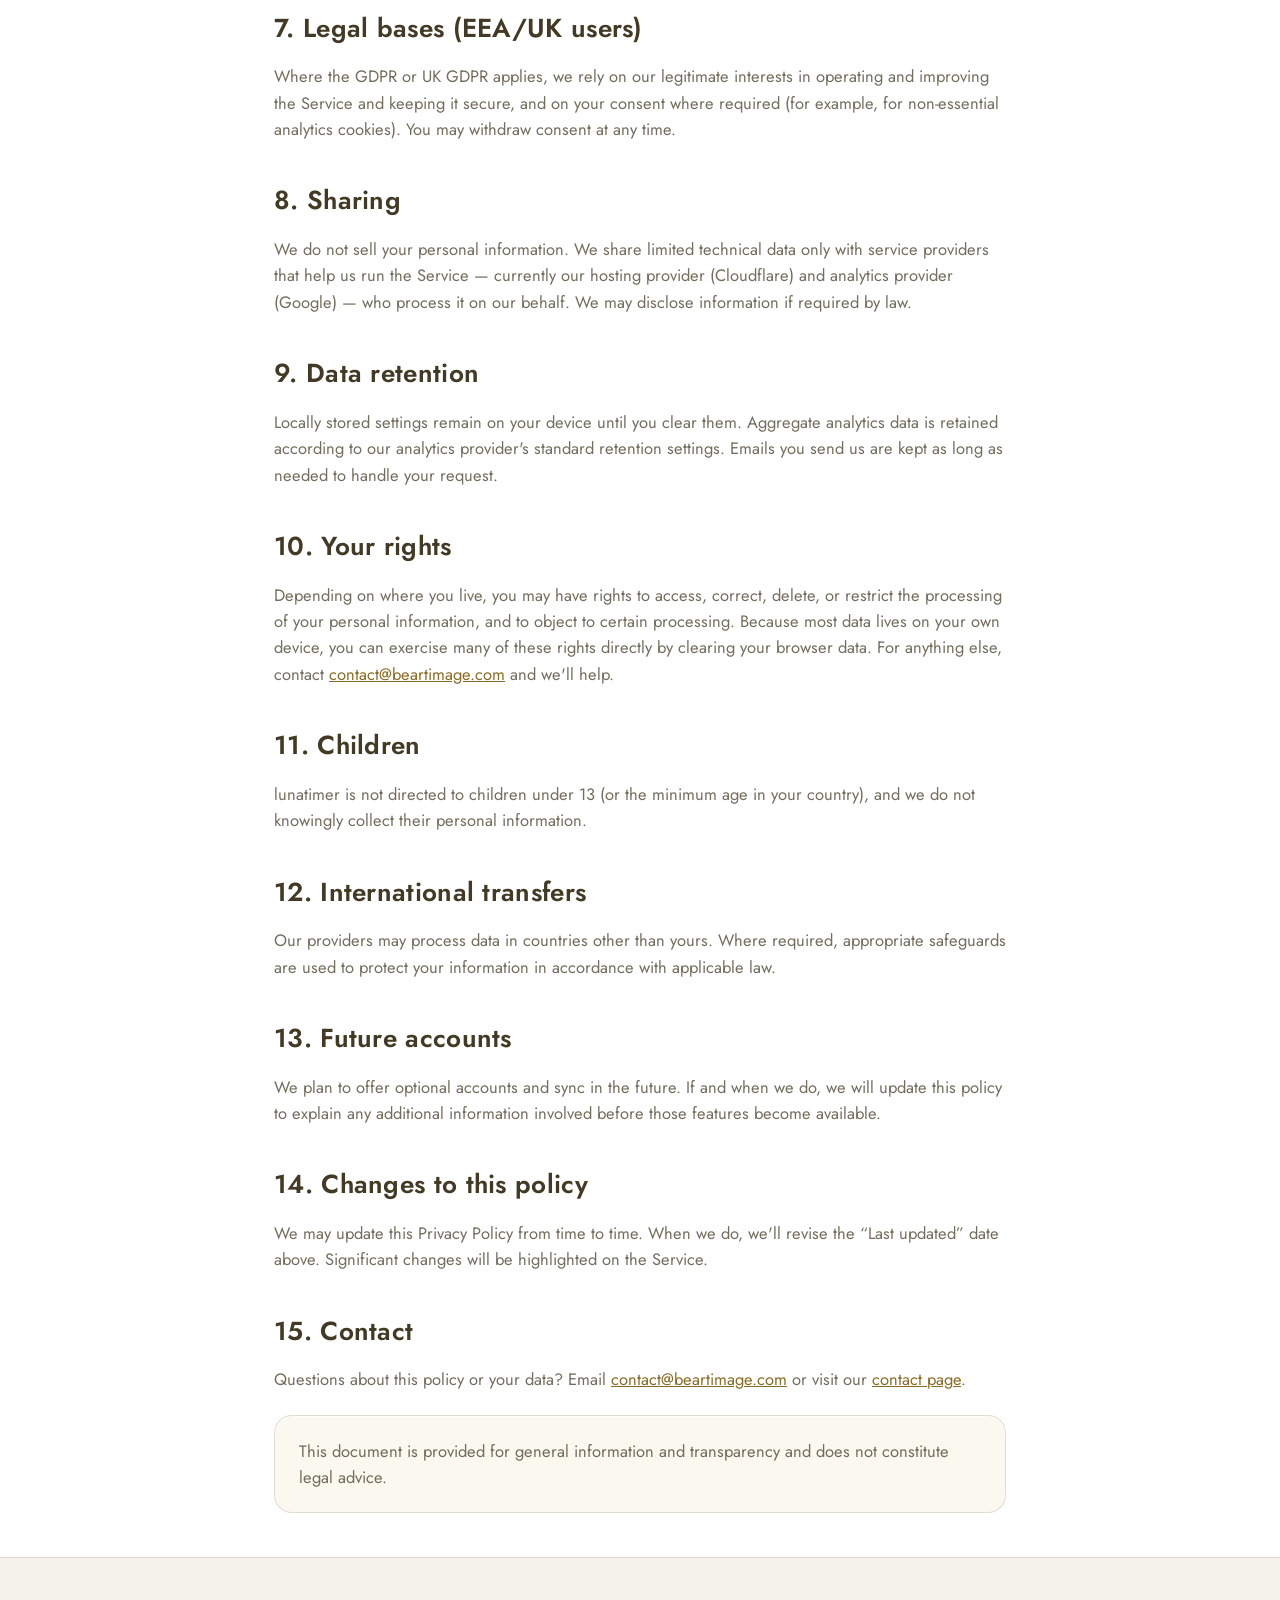
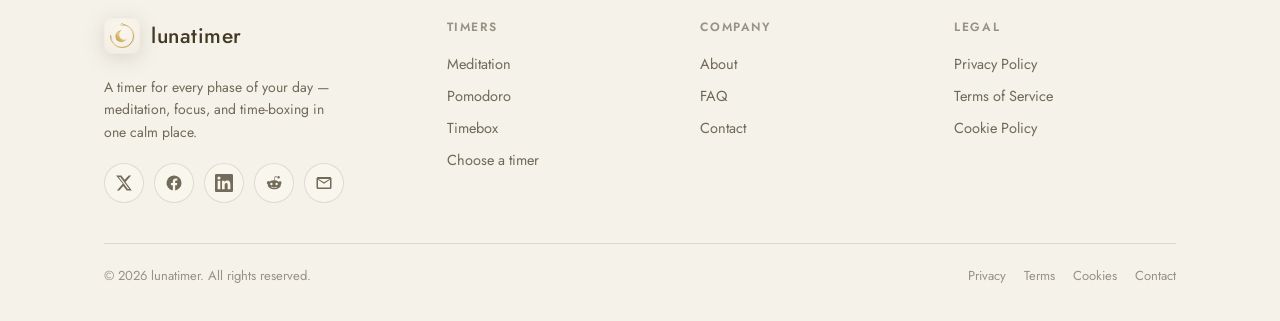
<file: privacy.html>
<!DOCTYPE html>
<html lang="en">
<head>
    <meta charset="UTF-8">
    <base href="/">
    <meta name="viewport" content="width=device-width, initial-scale=1.0, viewport-fit=cover">
    <meta name="theme-color" content="#f4f0e6">

    <!-- Google tag (gtag.js) -->
    <script async src="https://www.googletagmanager.com/gtag/js?id=G-XVW7TXTVCF"></script>
    <script>
      window.dataLayer = window.dataLayer || [];
      function gtag(){dataLayer.push(arguments);}
      gtag('js', new Date());
      gtag('config', 'G-XVW7TXTVCF');
    </script>

    <title>Privacy Policy — lunatimer</title>
    <meta name="description" content="How lunatimer handles your data: local-only settings, privacy-respecting analytics, cookies, your rights, and how to contact us.">
    <link rel="canonical" href="https://lunatimer.app/privacy">
    <meta name="robots" content="index,follow">
    <meta property="og:type" content="website">
    <meta property="og:site_name" content="lunatimer">
    <meta property="og:title" content="Privacy Policy — lunatimer">
    <meta property="og:description" content="How lunatimer handles your data.">
    <meta property="og:url" content="https://lunatimer.app/privacy">
    <meta property="og:image" content="https://lunatimer.app/icon-512.png">

    <link rel="manifest" href="manifest.json">
    <link rel="icon" href="favicon.ico" sizes="any">
    <link rel="icon" href="icon.svg" type="image/svg+xml">
    <link rel="apple-touch-icon" href="apple-touch-icon.png">
    <link rel="preconnect" href="https://fonts.googleapis.com">
    <link rel="preconnect" href="https://fonts.gstatic.com" crossorigin>
    <link rel="stylesheet" href="https://fonts.googleapis.com/css2?family=Jost:wght@400;500;600&display=swap" media="print" onload="this.media='all'">
    <noscript><link rel="stylesheet" href="https://fonts.googleapis.com/css2?family=Jost:wght@400;500;600&display=swap"></noscript>
    <link rel="stylesheet" href="site.css">

    <script type="application/ld+json">
    {"@context":"https://schema.org","@type":"BreadcrumbList","itemListElement":[{"@type":"ListItem","position":1,"name":"Home","item":"https://lunatimer.app/"},{"@type":"ListItem","position":2,"name":"Privacy Policy","item":"https://lunatimer.app/privacy"}]}
    </script>
</head>
<body>
    <header class="site-header">
        <div class="wrap">
            <a class="brand" href="/" aria-label="lunatimer home">
                <span class="brand-logo" aria-hidden="true"></span>
                <span class="brand-name">lunatimer</span>
            </a>
            <nav class="site-nav" aria-label="Primary">
                <a class="navlink" href="/#timers">Timers</a>
                <a class="navlink" href="/about">About</a>
                <a class="navlink" href="/faq">FAQ</a>
            </nav>
            <div class="header-actions">
                <a class="btn btn-gold btn-sm" href="/welcome">Open app</a>
            </div>
        </div>
    </header>

    <main class="doc">
        <div class="wrap">
            <div class="doc-head">
                <span class="eyebrow">Legal</span>
                <h1>Privacy Policy</h1>
                <p class="updated">Last updated: August 17, 2026</p>
            </div>

            <p class="lead">lunatimer is built to be private by default. This policy explains what limited information we handle when you use our website and app, why, and the choices you have.</p>

            <h2>1. Who we are</h2>
            <p>This Privacy Policy applies to the lunatimer website and application at <a href="https://lunatimer.app/">lunatimer.app</a> (the “Service”). References to “we,” “us,” or “our” mean the operators of lunatimer. If you have any questions, contact us at <a href="mailto:contact@beartimage.com">contact@beartimage.com</a>.</p>

            <h2>2. Our approach in short</h2>
            <ul>
                <li>You do <strong>not</strong> need an account to use lunatimer.</li>
                <li>Your timers, presets, tasks and settings are stored <strong>locally on your device</strong> and are not sent to us.</li>
                <li>We use privacy-respecting, aggregate analytics to understand how the Service is used.</li>
                <li>We do not sell your personal information.</li>
            </ul>

            <h2>3. Information stored on your device</h2>
            <p>To make the app work, lunatimer saves your preferences — such as timer presets, Pomodoro settings, timebox task lists, and chosen sounds — in your browser's local storage. This data stays on your device, is not transmitted to us, and can be cleared at any time by clearing your browser's site data.</p>

            <h2>4. Information we collect automatically</h2>
            <p><strong>Analytics.</strong> We use Google Analytics to understand aggregate usage — for example, which timers are popular and roughly how many people visit. This may involve cookies and the collection of information such as a truncated/anonymized IP address, device and browser type, pages viewed, and general region. We use this only in aggregate to improve the Service.</p>
            <p><strong>Server logs.</strong> Our hosting provider (Cloudflare) may process standard technical information such as IP address and request details to deliver the site securely and reliably. This is common to essentially all websites.</p>

            <h2>5. Cookies and similar technologies</h2>
            <p>We use a small number of cookies and local storage, primarily for analytics and to remember your settings. For full details and how to opt out, see our <a href="/cookies">Cookie Policy</a>.</p>

            <h2>6. How we use information</h2>
            <ul>
                <li>To provide, maintain and secure the Service.</li>
                <li>To understand and improve how lunatimer is used, in aggregate.</li>
                <li>To respond to messages you send us.</li>
            </ul>

            <h2>7. Legal bases (EEA/UK users)</h2>
            <p>Where the GDPR or UK GDPR applies, we rely on our legitimate interests in operating and improving the Service and keeping it secure, and on your consent where required (for example, for non-essential analytics cookies). You may withdraw consent at any time.</p>

            <h2>8. Sharing</h2>
            <p>We do not sell your personal information. We share limited technical data only with service providers that help us run the Service — currently our hosting provider (Cloudflare) and analytics provider (Google) — who process it on our behalf. We may disclose information if required by law.</p>

            <h2>9. Data retention</h2>
            <p>Locally stored settings remain on your device until you clear them. Aggregate analytics data is retained according to our analytics provider's standard retention settings. Emails you send us are kept as long as needed to handle your request.</p>

            <h2>10. Your rights</h2>
            <p>Depending on where you live, you may have rights to access, correct, delete, or restrict the processing of your personal information, and to object to certain processing. Because most data lives on your own device, you can exercise many of these rights directly by clearing your browser data. For anything else, contact <a href="mailto:contact@beartimage.com">contact@beartimage.com</a> and we'll help.</p>

            <h2>11. Children</h2>
            <p>lunatimer is not directed to children under 13 (or the minimum age in your country), and we do not knowingly collect their personal information.</p>

            <h2>12. International transfers</h2>
            <p>Our providers may process data in countries other than yours. Where required, appropriate safeguards are used to protect your information in accordance with applicable law.</p>

            <h2>13. Future accounts</h2>
            <p>We plan to offer optional accounts and sync in the future. If and when we do, we will update this policy to explain any additional information involved before those features become available.</p>

            <h2>14. Changes to this policy</h2>
            <p>We may update this Privacy Policy from time to time. When we do, we'll revise the “Last updated” date above. Significant changes will be highlighted on the Service.</p>

            <h2>15. Contact</h2>
            <p>Questions about this policy or your data? Email <a href="mailto:contact@beartimage.com">contact@beartimage.com</a> or visit our <a href="/contact">contact page</a>.</p>

            <div class="doc-card">
                <p style="margin-top:0">This document is provided for general information and transparency and does not constitute legal advice.</p>
            </div>
        </div>
    </main>

    <footer class="site-footer">
        <div class="wrap">
            <div class="footer-top">
                <div class="footer-brand">
                    <a class="brand" href="/" aria-label="lunatimer home">
                        <span class="brand-logo" aria-hidden="true"></span>
                        <span class="brand-name">lunatimer</span>
                    </a>
                    <p>A timer for every phase of your day — meditation, focus, and time-boxing in one calm place.</p>
                    <div class="footer-social" aria-label="Share lunatimer">
                        <a class="soc" href="https://twitter.com/intent/tweet?url=https%3A%2F%2Flunatimer.app%2F&text=lunatimer%20%E2%80%94%20a%20calm%20timer%20for%20meditation%2C%20focus%20%26%20timeboxing" target="_blank" rel="noopener" aria-label="Share on X"><svg viewBox="0 0 24 24" aria-hidden="true"><path d="M18.244 2H21.5l-7.5 8.57L22.5 22h-6.9l-4.6-6.02L5.7 22H2.44l7.98-9.12L1.5 2h7.08l4.16 5.5L18.244 2Zm-1.2 18h1.9L7.03 4H5l12.04 16Z"/></svg></a>
                        <a class="soc" href="https://www.facebook.com/sharer/sharer.php?u=https%3A%2F%2Flunatimer.app%2F" target="_blank" rel="noopener" aria-label="Share on Facebook"><svg viewBox="0 0 24 24" aria-hidden="true"><path d="M22 12a10 10 0 1 0-11.56 9.88v-6.99H7.9V12h2.54V9.8c0-2.5 1.49-3.89 3.77-3.89 1.09 0 2.24.2 2.24.2v2.46h-1.26c-1.24 0-1.63.77-1.63 1.56V12h2.78l-.44 2.89h-2.34v6.99A10 10 0 0 0 22 12Z"/></svg></a>
                        <a class="soc" href="https://www.linkedin.com/sharing/share-offsite/?url=https%3A%2F%2Flunatimer.app%2F" target="_blank" rel="noopener" aria-label="Share on LinkedIn"><svg viewBox="0 0 24 24" aria-hidden="true"><path d="M20.45 20.45h-3.56v-5.57c0-1.33-.02-3.04-1.85-3.04-1.85 0-2.14 1.45-2.14 2.94v5.67H9.35V9h3.42v1.56h.05c.48-.9 1.64-1.85 3.37-1.85 3.6 0 4.27 2.37 4.27 5.46v6.28ZM5.34 7.43a2.06 2.06 0 1 1 0-4.13 2.06 2.06 0 0 1 0 4.13ZM7.12 20.45H3.55V9h3.57v11.45ZM22.22 0H1.77C.79 0 0 .77 0 1.73v20.54C0 23.23.79 24 1.77 24h20.45c.98 0 1.78-.77 1.78-1.73V1.73C24 .77 23.2 0 22.22 0Z"/></svg></a>
                        <a class="soc" href="https://www.reddit.com/submit?url=https%3A%2F%2Flunatimer.app%2F&title=lunatimer" target="_blank" rel="noopener" aria-label="Share on Reddit"><svg viewBox="0 0 24 24" aria-hidden="true"><path d="M22 11.8a2.2 2.2 0 0 0-3.73-1.58 10.86 10.86 0 0 0-5.6-1.77l.95-4.48 3.11.66a1.57 1.57 0 1 0 .16-.98l-3.47-.74a.4.4 0 0 0-.47.31l-1.06 5a10.9 10.9 0 0 0-5.7 1.77 2.2 2.2 0 1 0-2.42 3.6c-.03.22-.05.44-.05.66 0 3.36 3.9 6.08 8.72 6.08 4.81 0 8.72-2.72 8.72-6.08 0-.22-.02-.44-.05-.65A2.2 2.2 0 0 0 22 11.8ZM7 13.4a1.57 1.57 0 1 1 3.14 0 1.57 1.57 0 0 1-3.14 0Zm8.77 4.15c-1.07 1.07-3.12 1.15-3.72 1.15-.6 0-2.65-.08-3.72-1.15a.4.4 0 0 1 .57-.57c.67.67 2.11.91 3.15.91 1.04 0 2.48-.24 3.15-.91a.4.4 0 1 1 .57.57Zm-.28-2.58a1.57 1.57 0 1 1 0-3.14 1.57 1.57 0 0 1 0 3.14Z"/></svg></a>
                        <a class="soc" href="mailto:?subject=lunatimer&body=A%20calm%20timer%20for%20meditation%2C%20focus%20and%20timeboxing%3A%20https%3A%2F%2Flunatimer.app%2F" aria-label="Share by email"><svg viewBox="0 0 24 24" aria-hidden="true"><path d="M4 4h16a2 2 0 0 1 2 2v12a2 2 0 0 1-2 2H4a2 2 0 0 1-2-2V6a2 2 0 0 1 2-2Zm8 7 7.5-4.5h-15L12 11Zm0 2L4 7.67V18h16V7.67L12 13Z"/></svg></a>
                    </div>
                </div>
                <div class="footer-col">
                    <h4>Timers</h4>
                    <a href="/timer">Meditation</a>
                    <a href="/pomodoro">Pomodoro</a>
                    <a href="/timebox">Timebox</a>
                    <a href="/welcome">Choose a timer</a>
                </div>
                <div class="footer-col">
                    <h4>Company</h4>
                    <a href="/about">About</a>
                    <a href="/faq">FAQ</a>
                    <a href="/contact">Contact</a>
                </div>
                <div class="footer-col">
                    <h4>Legal</h4>
                    <a href="/privacy">Privacy Policy</a>
                    <a href="/terms">Terms of Service</a>
                    <a href="/cookies">Cookie Policy</a>
                </div>
            </div>
            <div class="footer-bottom">
                <span>© 2026 lunatimer. All rights reserved.</span>
                <nav aria-label="Legal">
                    <a href="/privacy">Privacy</a>
                    <a href="/terms">Terms</a>
                    <a href="/cookies">Cookies</a>
                    <a href="/contact">Contact</a>
                </nav>
            </div>
        </div>
    </footer>

    <div id="toast" role="status" aria-live="polite"></div>
    <script src="site.js" defer></script>
</body>
</html>
</file>
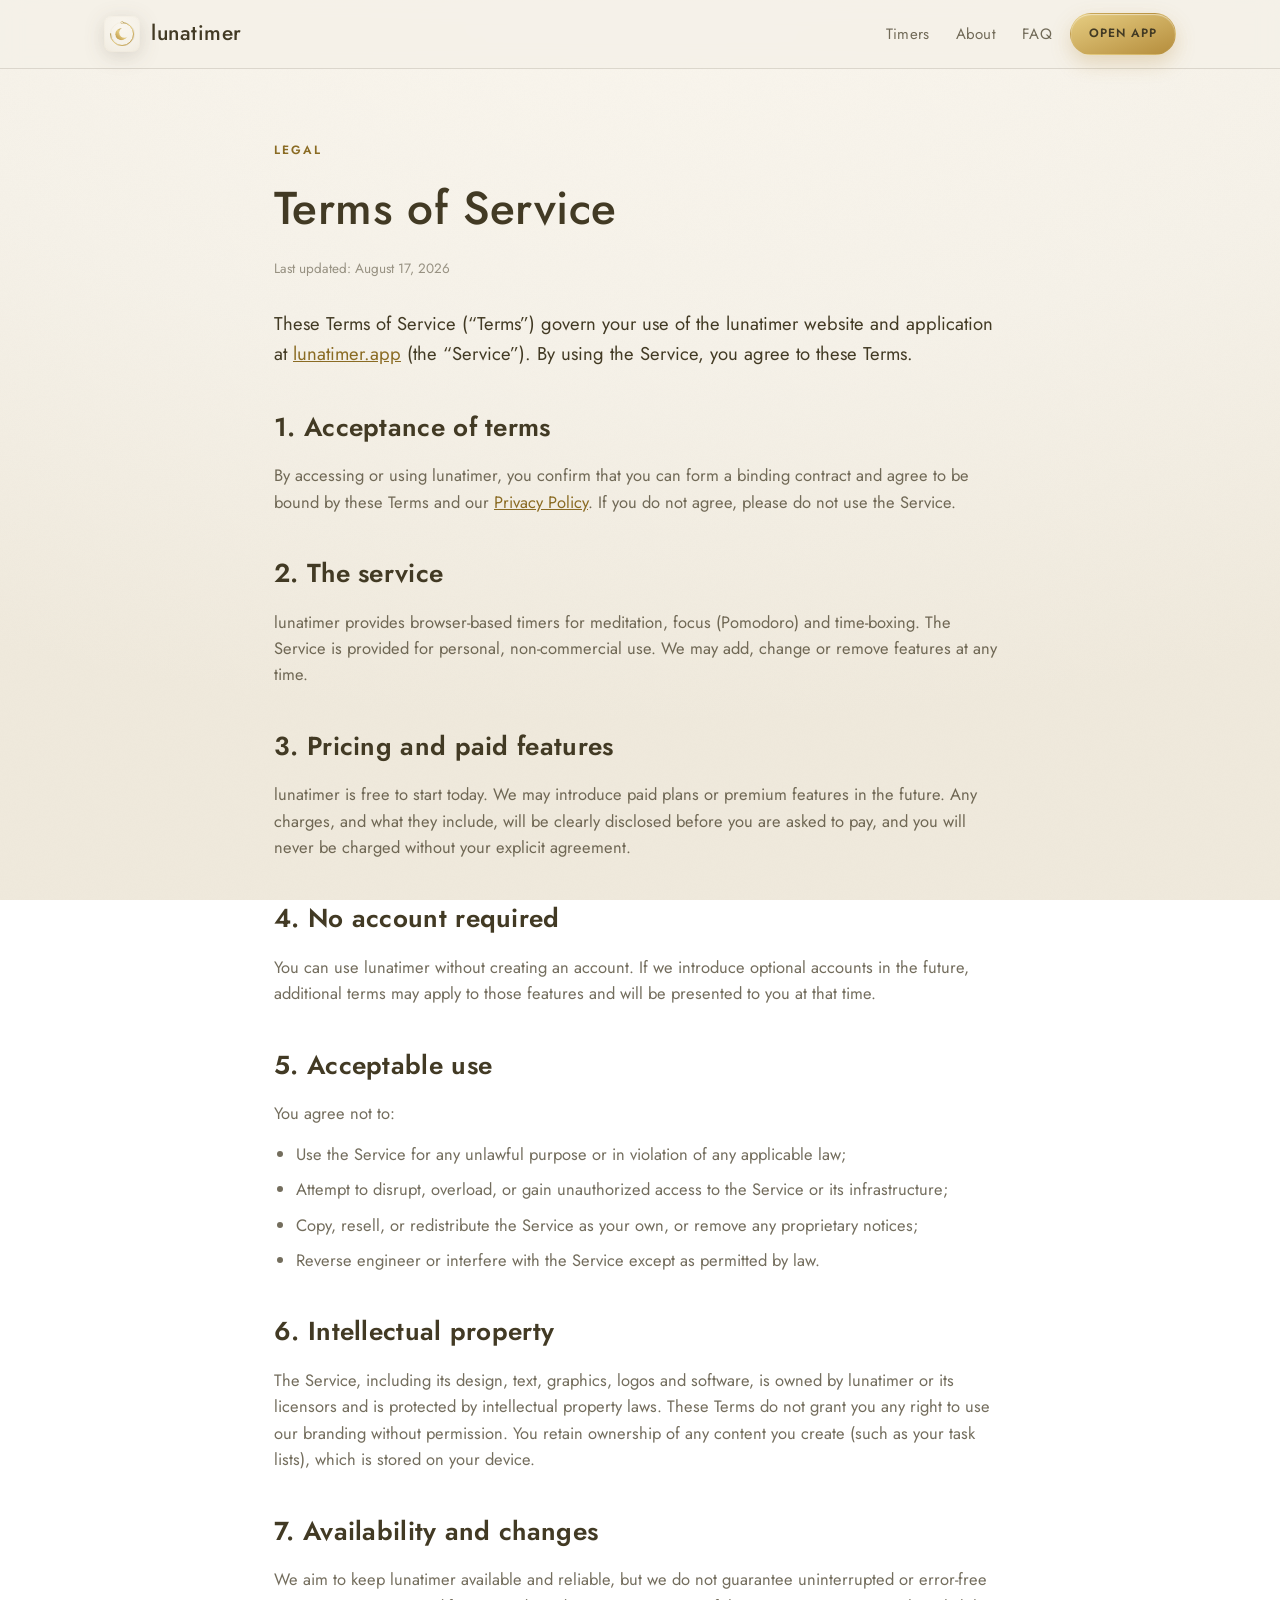
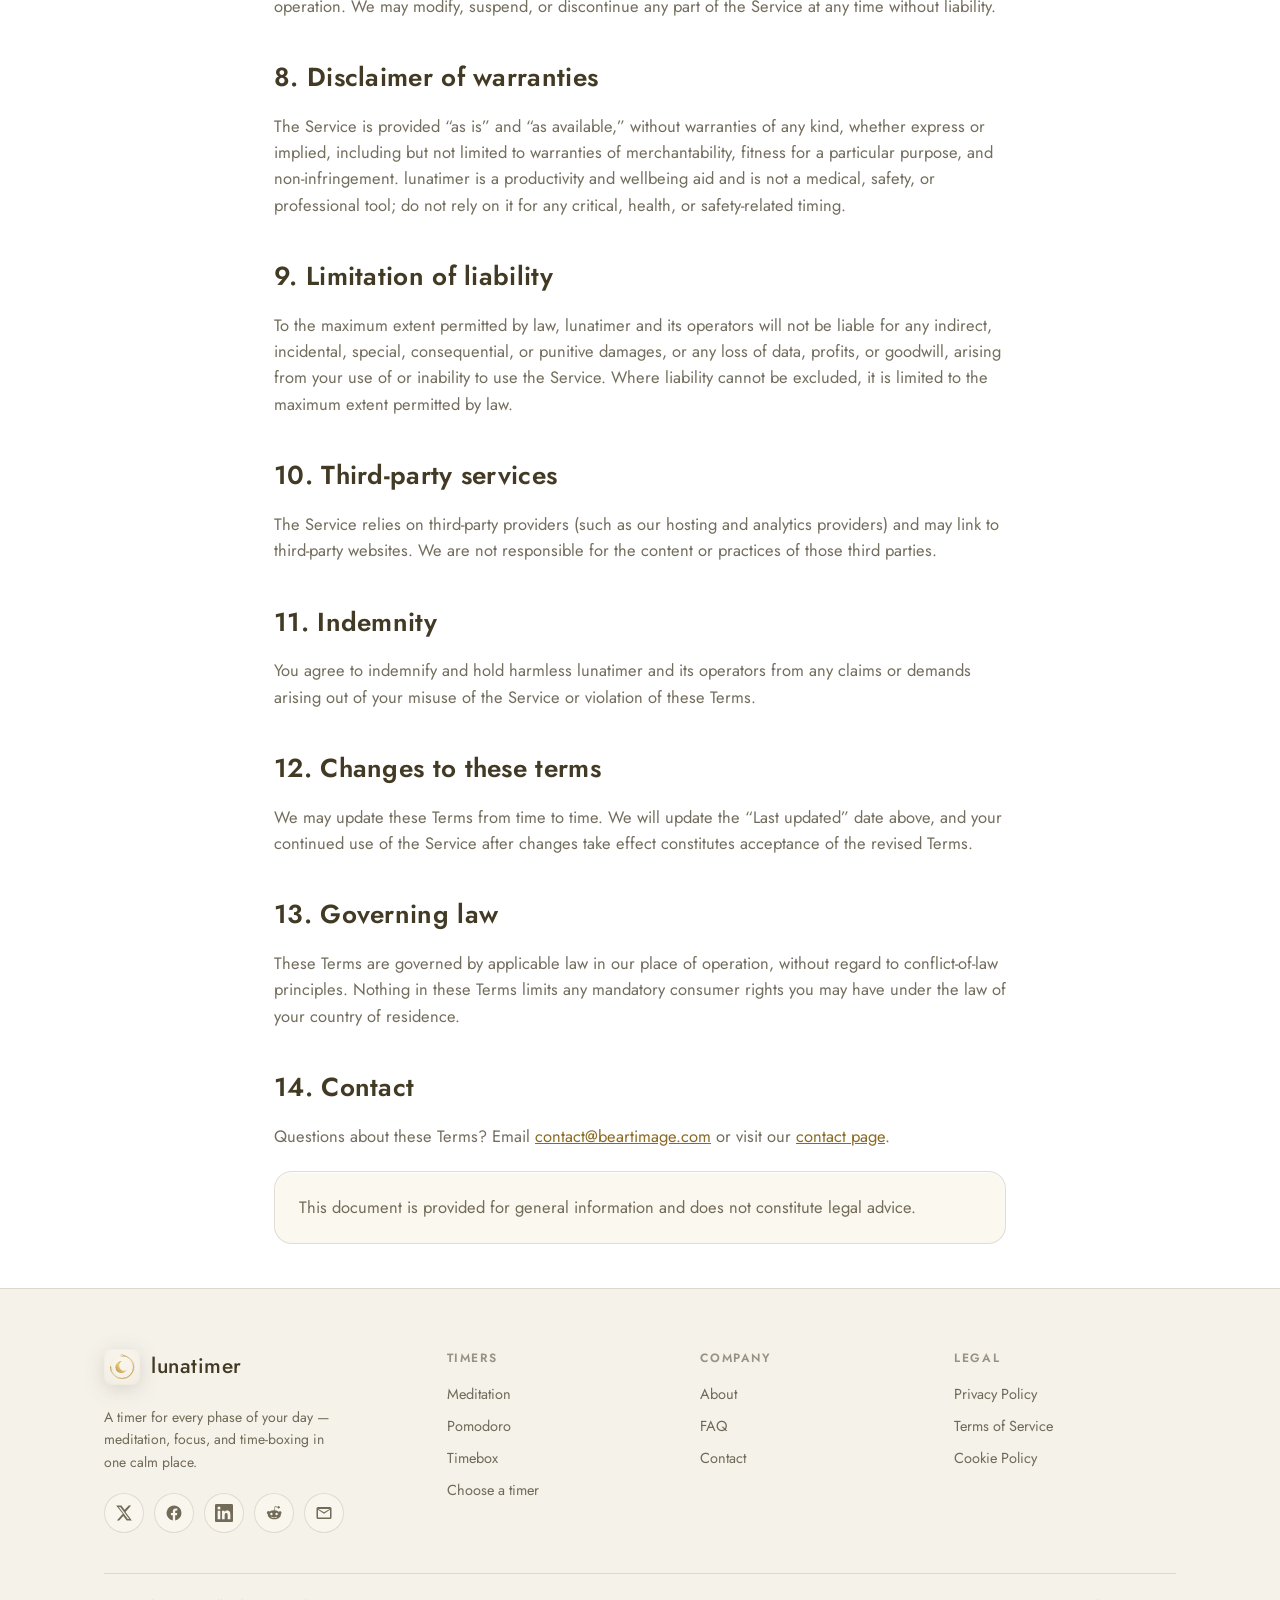
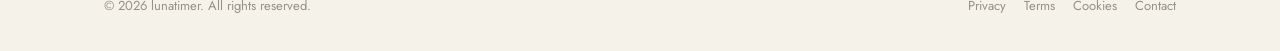
<file: terms.html>
<!DOCTYPE html>
<html lang="en">
<head>
    <meta charset="UTF-8">
    <base href="/">
    <meta name="viewport" content="width=device-width, initial-scale=1.0, viewport-fit=cover">
    <meta name="theme-color" content="#f4f0e6">

    <!-- Google tag (gtag.js) -->
    <script async src="https://www.googletagmanager.com/gtag/js?id=G-XVW7TXTVCF"></script>
    <script>
      window.dataLayer = window.dataLayer || [];
      function gtag(){dataLayer.push(arguments);}
      gtag('js', new Date());
      gtag('config', 'G-XVW7TXTVCF');
    </script>

    <title>Terms of Service — lunatimer</title>
    <meta name="description" content="The terms that govern your use of lunatimer — a free meditation, Pomodoro and timebox timer.">
    <link rel="canonical" href="https://lunatimer.app/terms">
    <meta property="og:type" content="website">
    <meta property="og:site_name" content="lunatimer">
    <meta property="og:title" content="Terms of Service — lunatimer">
    <meta property="og:description" content="The terms that govern your use of lunatimer.">
    <meta property="og:url" content="https://lunatimer.app/terms">
    <meta property="og:image" content="https://lunatimer.app/icon-512.png">

    <link rel="manifest" href="manifest.json">
    <link rel="icon" href="favicon.ico" sizes="any">
    <link rel="icon" href="icon.svg" type="image/svg+xml">
    <link rel="apple-touch-icon" href="apple-touch-icon.png">
    <link rel="preconnect" href="https://fonts.googleapis.com">
    <link rel="preconnect" href="https://fonts.gstatic.com" crossorigin>
    <link rel="stylesheet" href="https://fonts.googleapis.com/css2?family=Jost:wght@400;500;600&display=swap" media="print" onload="this.media='all'">
    <noscript><link rel="stylesheet" href="https://fonts.googleapis.com/css2?family=Jost:wght@400;500;600&display=swap"></noscript>
    <link rel="stylesheet" href="site.css">

    <script type="application/ld+json">
    {"@context":"https://schema.org","@type":"BreadcrumbList","itemListElement":[{"@type":"ListItem","position":1,"name":"Home","item":"https://lunatimer.app/"},{"@type":"ListItem","position":2,"name":"Terms of Service","item":"https://lunatimer.app/terms"}]}
    </script>
</head>
<body>
    <header class="site-header">
        <div class="wrap">
            <a class="brand" href="/" aria-label="lunatimer home">
                <span class="brand-logo" aria-hidden="true"></span>
                <span class="brand-name">lunatimer</span>
            </a>
            <nav class="site-nav" aria-label="Primary">
                <a class="navlink" href="/#timers">Timers</a>
                <a class="navlink" href="/about">About</a>
                <a class="navlink" href="/faq">FAQ</a>
            </nav>
            <div class="header-actions">
                <a class="btn btn-gold btn-sm" href="/welcome">Open app</a>
            </div>
        </div>
    </header>

    <main class="doc">
        <div class="wrap">
            <div class="doc-head">
                <span class="eyebrow">Legal</span>
                <h1>Terms of Service</h1>
                <p class="updated">Last updated: August 17, 2026</p>
            </div>

            <p class="lead">These Terms of Service (“Terms”) govern your use of the lunatimer website and application at <a href="https://lunatimer.app/">lunatimer.app</a> (the “Service”). By using the Service, you agree to these Terms.</p>

            <h2>1. Acceptance of terms</h2>
            <p>By accessing or using lunatimer, you confirm that you can form a binding contract and agree to be bound by these Terms and our <a href="/privacy">Privacy Policy</a>. If you do not agree, please do not use the Service.</p>

            <h2>2. The service</h2>
            <p>lunatimer provides browser-based timers for meditation, focus (Pomodoro) and time-boxing. The Service is provided for personal, non-commercial use. We may add, change or remove features at any time.</p>

            <h2>3. Pricing and paid features</h2>
            <p>lunatimer is free to start today. We may introduce paid plans or premium features in the future. Any charges, and what they include, will be clearly disclosed before you are asked to pay, and you will never be charged without your explicit agreement.</p>

            <h2>4. No account required</h2>
            <p>You can use lunatimer without creating an account. If we introduce optional accounts in the future, additional terms may apply to those features and will be presented to you at that time.</p>

            <h2>5. Acceptable use</h2>
            <p>You agree not to:</p>
            <ul>
                <li>Use the Service for any unlawful purpose or in violation of any applicable law;</li>
                <li>Attempt to disrupt, overload, or gain unauthorized access to the Service or its infrastructure;</li>
                <li>Copy, resell, or redistribute the Service as your own, or remove any proprietary notices;</li>
                <li>Reverse engineer or interfere with the Service except as permitted by law.</li>
            </ul>

            <h2>6. Intellectual property</h2>
            <p>The Service, including its design, text, graphics, logos and software, is owned by lunatimer or its licensors and is protected by intellectual property laws. These Terms do not grant you any right to use our branding without permission. You retain ownership of any content you create (such as your task lists), which is stored on your device.</p>

            <h2>7. Availability and changes</h2>
            <p>We aim to keep lunatimer available and reliable, but we do not guarantee uninterrupted or error-free operation. We may modify, suspend, or discontinue any part of the Service at any time without liability.</p>

            <h2>8. Disclaimer of warranties</h2>
            <p>The Service is provided “as is” and “as available,” without warranties of any kind, whether express or implied, including but not limited to warranties of merchantability, fitness for a particular purpose, and non-infringement. lunatimer is a productivity and wellbeing aid and is not a medical, safety, or professional tool; do not rely on it for any critical, health, or safety-related timing.</p>

            <h2>9. Limitation of liability</h2>
            <p>To the maximum extent permitted by law, lunatimer and its operators will not be liable for any indirect, incidental, special, consequential, or punitive damages, or any loss of data, profits, or goodwill, arising from your use of or inability to use the Service. Where liability cannot be excluded, it is limited to the maximum extent permitted by law.</p>

            <h2>10. Third-party services</h2>
            <p>The Service relies on third-party providers (such as our hosting and analytics providers) and may link to third-party websites. We are not responsible for the content or practices of those third parties.</p>

            <h2>11. Indemnity</h2>
            <p>You agree to indemnify and hold harmless lunatimer and its operators from any claims or demands arising out of your misuse of the Service or violation of these Terms.</p>

            <h2>12. Changes to these terms</h2>
            <p>We may update these Terms from time to time. We will update the “Last updated” date above, and your continued use of the Service after changes take effect constitutes acceptance of the revised Terms.</p>

            <h2>13. Governing law</h2>
            <p>These Terms are governed by applicable law in our place of operation, without regard to conflict-of-law principles. Nothing in these Terms limits any mandatory consumer rights you may have under the law of your country of residence.</p>

            <h2>14. Contact</h2>
            <p>Questions about these Terms? Email <a href="mailto:contact@beartimage.com">contact@beartimage.com</a> or visit our <a href="/contact">contact page</a>.</p>

            <div class="doc-card">
                <p style="margin-top:0">This document is provided for general information and does not constitute legal advice.</p>
            </div>
        </div>
    </main>

    <footer class="site-footer">
        <div class="wrap">
            <div class="footer-top">
                <div class="footer-brand">
                    <a class="brand" href="/" aria-label="lunatimer home">
                        <span class="brand-logo" aria-hidden="true"></span>
                        <span class="brand-name">lunatimer</span>
                    </a>
                    <p>A timer for every phase of your day — meditation, focus, and time-boxing in one calm place.</p>
                    <div class="footer-social" aria-label="Share lunatimer">
                        <a class="soc" href="https://twitter.com/intent/tweet?url=https%3A%2F%2Flunatimer.app%2F&text=lunatimer%20%E2%80%94%20a%20calm%20timer%20for%20meditation%2C%20focus%20%26%20timeboxing" target="_blank" rel="noopener" aria-label="Share on X"><svg viewBox="0 0 24 24" aria-hidden="true"><path d="M18.244 2H21.5l-7.5 8.57L22.5 22h-6.9l-4.6-6.02L5.7 22H2.44l7.98-9.12L1.5 2h7.08l4.16 5.5L18.244 2Zm-1.2 18h1.9L7.03 4H5l12.04 16Z"/></svg></a>
                        <a class="soc" href="https://www.facebook.com/sharer/sharer.php?u=https%3A%2F%2Flunatimer.app%2F" target="_blank" rel="noopener" aria-label="Share on Facebook"><svg viewBox="0 0 24 24" aria-hidden="true"><path d="M22 12a10 10 0 1 0-11.56 9.88v-6.99H7.9V12h2.54V9.8c0-2.5 1.49-3.89 3.77-3.89 1.09 0 2.24.2 2.24.2v2.46h-1.26c-1.24 0-1.63.77-1.63 1.56V12h2.78l-.44 2.89h-2.34v6.99A10 10 0 0 0 22 12Z"/></svg></a>
                        <a class="soc" href="https://www.linkedin.com/sharing/share-offsite/?url=https%3A%2F%2Flunatimer.app%2F" target="_blank" rel="noopener" aria-label="Share on LinkedIn"><svg viewBox="0 0 24 24" aria-hidden="true"><path d="M20.45 20.45h-3.56v-5.57c0-1.33-.02-3.04-1.85-3.04-1.85 0-2.14 1.45-2.14 2.94v5.67H9.35V9h3.42v1.56h.05c.48-.9 1.64-1.85 3.37-1.85 3.6 0 4.27 2.37 4.27 5.46v6.28ZM5.34 7.43a2.06 2.06 0 1 1 0-4.13 2.06 2.06 0 0 1 0 4.13ZM7.12 20.45H3.55V9h3.57v11.45ZM22.22 0H1.77C.79 0 0 .77 0 1.73v20.54C0 23.23.79 24 1.77 24h20.45c.98 0 1.78-.77 1.78-1.73V1.73C24 .77 23.2 0 22.22 0Z"/></svg></a>
                        <a class="soc" href="https://www.reddit.com/submit?url=https%3A%2F%2Flunatimer.app%2F&title=lunatimer" target="_blank" rel="noopener" aria-label="Share on Reddit"><svg viewBox="0 0 24 24" aria-hidden="true"><path d="M22 11.8a2.2 2.2 0 0 0-3.73-1.58 10.86 10.86 0 0 0-5.6-1.77l.95-4.48 3.11.66a1.57 1.57 0 1 0 .16-.98l-3.47-.74a.4.4 0 0 0-.47.31l-1.06 5a10.9 10.9 0 0 0-5.7 1.77 2.2 2.2 0 1 0-2.42 3.6c-.03.22-.05.44-.05.66 0 3.36 3.9 6.08 8.72 6.08 4.81 0 8.72-2.72 8.72-6.08 0-.22-.02-.44-.05-.65A2.2 2.2 0 0 0 22 11.8ZM7 13.4a1.57 1.57 0 1 1 3.14 0 1.57 1.57 0 0 1-3.14 0Zm8.77 4.15c-1.07 1.07-3.12 1.15-3.72 1.15-.6 0-2.65-.08-3.72-1.15a.4.4 0 0 1 .57-.57c.67.67 2.11.91 3.15.91 1.04 0 2.48-.24 3.15-.91a.4.4 0 1 1 .57.57Zm-.28-2.58a1.57 1.57 0 1 1 0-3.14 1.57 1.57 0 0 1 0 3.14Z"/></svg></a>
                        <a class="soc" href="mailto:?subject=lunatimer&body=A%20calm%20timer%20for%20meditation%2C%20focus%20and%20timeboxing%3A%20https%3A%2F%2Flunatimer.app%2F" aria-label="Share by email"><svg viewBox="0 0 24 24" aria-hidden="true"><path d="M4 4h16a2 2 0 0 1 2 2v12a2 2 0 0 1-2 2H4a2 2 0 0 1-2-2V6a2 2 0 0 1 2-2Zm8 7 7.5-4.5h-15L12 11Zm0 2L4 7.67V18h16V7.67L12 13Z"/></svg></a>
                    </div>
                </div>
                <div class="footer-col">
                    <h4>Timers</h4>
                    <a href="/timer">Meditation</a>
                    <a href="/pomodoro">Pomodoro</a>
                    <a href="/timebox">Timebox</a>
                    <a href="/welcome">Choose a timer</a>
                </div>
                <div class="footer-col">
                    <h4>Company</h4>
                    <a href="/about">About</a>
                    <a href="/faq">FAQ</a>
                    <a href="/contact">Contact</a>
                </div>
                <div class="footer-col">
                    <h4>Legal</h4>
                    <a href="/privacy">Privacy Policy</a>
                    <a href="/terms">Terms of Service</a>
                    <a href="/cookies">Cookie Policy</a>
                </div>
            </div>
            <div class="footer-bottom">
                <span>© 2026 lunatimer. All rights reserved.</span>
                <nav aria-label="Legal">
                    <a href="/privacy">Privacy</a>
                    <a href="/terms">Terms</a>
                    <a href="/cookies">Cookies</a>
                    <a href="/contact">Contact</a>
                </nav>
            </div>
        </div>
    </footer>

    <div id="toast" role="status" aria-live="polite"></div>
    <script src="site.js" defer></script>
</body>
</html>
</file>
<file: site.css>
/* ============================================================
   lunatimer — marketing site (landing + legal/info pages)
   Full-width, responsive. Shares the app's warm paper palette.
   The timer app itself uses style.css; this file is separate.
   ============================================================ */

:root {
    --paper:    #f5f1e8;
    --paper-2:  #efe9dc;
    --cream:    #fbf8f0;
    --ink:      #423a24;
    --ink-soft: rgba(66, 58, 36, 0.74);
    --ink-faint:rgba(66, 58, 36, 0.52);
    --line:     rgba(66, 58, 36, 0.14);
    --gold-a:   #b58d3c;
    --gold-b:   #e6cd82;
    --gold-c:   #8a6b23;
    --wrap:     1120px;
}

* {
    box-sizing: border-box;
    margin: 0;
    padding: 0;
    -webkit-tap-highlight-color: transparent;
    font-family: 'Jost', -apple-system, 'Segoe UI', sans-serif;
}

html { scroll-behavior: smooth; -webkit-text-size-adjust: 100%; }

body {
    min-height: 100vh;
    background:
        radial-gradient(120% 90% at 50% -10%, #faf6ee 0%, var(--paper) 55%, var(--paper-2) 100%);
    background-attachment: fixed;
    color: var(--ink);
    line-height: 1.6;
    -webkit-font-smoothing: antialiased;
}

/* subtle paper grain */
body::before {
    content: "";
    position: fixed;
    inset: 0;
    z-index: -1;
    pointer-events: none;
    opacity: 0.4;
    mix-blend-mode: multiply;
    background-image: url("data:image/svg+xml,%3Csvg xmlns='http://www.w3.org/2000/svg' width='140' height='140'%3E%3Cfilter id='n'%3E%3CfeTurbulence type='fractalNoise' baseFrequency='0.85' numOctaves='2' stitchTiles='stitch'/%3E%3C/filter%3E%3Crect width='100%25' height='100%25' filter='url(%23n)' opacity='0.04'/%3E%3C/svg%3E");
}

a { color: var(--gold-c); }
img { max-width: 100%; display: block; }

.wrap {
    width: 100%;
    max-width: var(--wrap);
    margin: 0 auto;
    padding: 0 24px;
}

:focus-visible {
    outline: 2px solid var(--gold-a);
    outline-offset: 3px;
    border-radius: 8px;
}

/* ---------- buttons ---------- */
.btn {
    display: inline-flex;
    align-items: center;
    justify-content: center;
    gap: 8px;
    font-family: inherit;
    font-size: 13px;
    font-weight: 600;
    letter-spacing: 1.2px;
    text-transform: uppercase;
    text-decoration: none;
    border-radius: 999px;
    padding: 13px 26px;
    cursor: pointer;
    border: 1px solid transparent;
    transition: transform 0.15s ease, box-shadow 0.2s ease, background 0.2s ease, border-color 0.2s ease, color 0.2s ease;
    white-space: nowrap;
}
.btn-gold {
    background: linear-gradient(160deg, var(--gold-b), var(--gold-a));
    color: var(--ink);
    box-shadow: 0 8px 20px rgba(181, 141, 60, 0.28), inset 0 1px 1px rgba(255, 255, 255, 0.5);
}
.btn-gold:hover { box-shadow: 0 12px 28px rgba(181, 141, 60, 0.38); }
.btn-gold:active { transform: scale(0.97); }
.btn-ghost {
    background: rgba(251, 248, 240, 0.55);
    color: var(--ink);
    border-color: rgba(181, 141, 60, 0.5);
}
.btn-ghost:hover { background: rgba(230, 205, 130, 0.18); border-color: rgba(181, 141, 60, 0.75); }
.btn-ghost:active { transform: scale(0.97); }
.btn-sm { padding: 10px 18px; font-size: 12px; letter-spacing: 1px; }

/* ---------- brand mark ---------- */
.brand { display: inline-flex; align-items: center; gap: 11px; text-decoration: none; color: var(--ink); }
.brand-logo {
    width: 36px; height: 36px;
    flex: none;
    background: url('icon.svg') center / contain no-repeat;
    filter: drop-shadow(0 4px 10px rgba(66, 58, 36, 0.16));
}
.brand-name { font-size: 21px; font-weight: 500; letter-spacing: 0.5px; }

/* ---------- header ---------- */
.site-header {
    position: sticky;
    top: 0;
    z-index: 50;
    backdrop-filter: saturate(1.1) blur(10px);
    -webkit-backdrop-filter: saturate(1.1) blur(10px);
    background: rgba(245, 241, 232, 0.82);
    border-bottom: 1px solid var(--line);
}
.site-header .wrap {
    display: flex;
    align-items: center;
    gap: 18px;
    height: 68px;
}
.site-nav {
    display: flex;
    align-items: center;
    gap: 26px;
    margin-left: auto;
}
.site-nav a.navlink {
    color: var(--ink-soft);
    text-decoration: none;
    font-size: 15px;
    letter-spacing: 0.3px;
    transition: color 0.2s ease;
}
.site-nav a.navlink:hover { color: var(--ink); }
.header-actions { display: flex; align-items: center; gap: 12px; }

/* ---------- hero ---------- */
.hero { padding: clamp(36px, 5vw, 76px) 0 clamp(28px, 4vw, 60px); }
.hero .wrap {
    display: grid;
    grid-template-columns: 1.15fr 0.85fr;
    align-items: center;
    gap: clamp(28px, 4vw, 56px);
}
.hero-eyebrow {
    display: inline-block;
    font-size: 12px;
    font-weight: 600;
    letter-spacing: 2px;
    text-transform: uppercase;
    color: var(--gold-c);
    margin-bottom: 18px;
}
.hero h1 {
    font-size: clamp(32px, 5vw, 52px);
    font-weight: 700;
    line-height: 1.08;
    letter-spacing: 0.5px;
}
.hero .slogan {
    margin-top: 18px;
    font-size: clamp(17px, 2.4vw, 22px);
    color: var(--gold-c);
    font-weight: 500;
}
.hero p.lead {
    margin-top: 18px;
    max-width: 46ch;
    font-size: 17px;
    color: var(--ink-soft);
}
.hero-actions { margin-top: 30px; display: flex; flex-wrap: wrap; gap: 14px; }
.hero-note { margin-top: 18px; font-size: 13px; color: var(--ink-faint); letter-spacing: 0.3px; }

.hero-art { display: flex; justify-content: center; }
.hero-art img, .hero-art .shot {
    width: 100%;
    max-width: 400px;
    display: block;
    border-radius: 26px;
    box-shadow: 0 26px 60px rgba(66, 58, 36, 0.18);
}
.shot text { font-family: 'Jost', -apple-system, 'Segoe UI', sans-serif; }

/* ---------- feature rows ---------- */
.features { padding: clamp(16px, 3vw, 44px) 0; }
.feature {
    display: grid;
    grid-template-columns: 1fr 1fr;
    align-items: center;
    gap: clamp(28px, 5vw, 64px);
    padding: clamp(24px, 4vw, 56px) 0;
    border-top: 1px solid var(--line);
}
.feature:first-child { border-top: none; }
.feature.reverse .feature-art { order: 2; }
.feature-art { display: flex; justify-content: center; }
.feature-art img, .feature-art .shot {
    width: 100%;
    max-width: 360px;
    display: block;
    border-radius: 25px;
    box-shadow: 0 20px 46px rgba(66, 58, 36, 0.15);
}
.feature-copy h2 {
    font-size: clamp(26px, 3.4vw, 34px);
    font-weight: 700;
    letter-spacing: 0.4px;
}
.feature-copy .kicker {
    display: block;
    font-size: 12px;
    font-weight: 600;
    letter-spacing: 2px;
    text-transform: uppercase;
    color: var(--gold-c);
    margin-bottom: 10px;
}
.feature-copy p { margin-top: 14px; font-size: 16px; color: var(--ink-soft); max-width: 46ch; }
.feature-copy ul { margin: 16px 0 0; padding-left: 0; list-style: none; }
.feature-copy li {
    position: relative;
    padding-left: 26px;
    margin-top: 10px;
    font-size: 15px;
    color: var(--ink-soft);
}
.feature-copy li::before {
    content: "";
    position: absolute;
    left: 4px; top: 8px;
    width: 9px; height: 9px;
    border-radius: 50%;
    background: linear-gradient(160deg, var(--gold-b), var(--gold-a));
}
.feature-copy .btn { margin-top: 24px; }

/* ---------- value strip ---------- */
.values { padding: clamp(20px, 3vw, 48px) 0; }
.values-grid {
    display: grid;
    grid-template-columns: repeat(3, 1fr);
    gap: 20px;
}
.value-card {
    background: var(--cream);
    border: 1px solid var(--line);
    border-radius: 20px;
    padding: 26px 24px;
    box-shadow: 0 6px 18px rgba(66, 58, 36, 0.06), inset 0 1px 2px rgba(255, 255, 255, 0.85);
}
.value-card h3 { font-size: 18px; font-weight: 600; letter-spacing: 0.3px; }
.value-card p { margin-top: 8px; font-size: 14.5px; color: var(--ink-soft); }

/* ---------- CTA band ---------- */
.cta-band { padding: clamp(28px, 4vw, 68px) 0; }
.cta-band .wrap {
    background: linear-gradient(150deg, #fbf3dc, #efe4c4);
    border: 1px solid rgba(181, 141, 60, 0.35);
    border-radius: 28px;
    padding: clamp(34px, 5vw, 56px);
    text-align: center;
    box-shadow: 0 20px 44px rgba(181, 141, 60, 0.16);
    max-width: calc(var(--wrap) - 48px);
}
.cta-band h2 { font-size: clamp(26px, 4vw, 38px); font-weight: 700; letter-spacing: 0.4px; }
.cta-band p { margin: 14px auto 0; max-width: 44ch; color: var(--ink-soft); font-size: 16px; }
.cta-band .hero-actions { justify-content: center; }

/* ---------- footer ---------- */
.site-footer {
    border-top: 1px solid var(--line);
    background: rgba(239, 233, 220, 0.6);
    padding: clamp(40px, 5vw, 60px) 0 34px;
    margin-top: 20px;
}
.footer-top {
    display: grid;
    grid-template-columns: 1.4fr repeat(3, 1fr);
    gap: 32px;
}
.footer-brand p { margin-top: 14px; font-size: 14px; color: var(--ink-soft); max-width: 30ch; }
.footer-social { display: flex; flex-wrap: wrap; gap: 10px; margin-top: 20px; }
.footer-social .soc {
    width: 40px; height: 40px;
    display: inline-flex;
    align-items: center;
    justify-content: center;
    border-radius: 50%;
    background: rgba(251, 248, 240, 0.7);
    border: 1px solid var(--line);
    color: var(--ink-soft);
    transition: transform 0.15s ease, color 0.2s ease, border-color 0.2s ease, background 0.2s ease;
}
.footer-social .soc:hover {
    color: var(--gold-c);
    border-color: rgba(181, 141, 60, 0.6);
    background: rgba(230, 205, 130, 0.18);
    transform: translateY(-2px);
}
.footer-social .soc svg { width: 18px; height: 18px; fill: currentColor; }
.footer-col h4 {
    font-size: 12px;
    font-weight: 600;
    letter-spacing: 1.6px;
    text-transform: uppercase;
    color: var(--ink-faint);
    margin-bottom: 14px;
}
.footer-col a {
    display: block;
    text-decoration: none;
    color: var(--ink-soft);
    font-size: 14.5px;
    margin-top: 9px;
    transition: color 0.2s ease;
}
.footer-col a:hover { color: var(--gold-c); }
.footer-bottom {
    margin-top: 40px;
    padding-top: 22px;
    border-top: 1px solid var(--line);
    display: flex;
    flex-wrap: wrap;
    justify-content: space-between;
    gap: 12px;
    font-size: 13px;
    color: var(--ink-faint);
}
.footer-bottom nav { display: flex; flex-wrap: wrap; gap: 18px; }
.footer-bottom a { color: var(--ink-faint); text-decoration: none; }
.footer-bottom a:hover { color: var(--gold-c); }

/* ---------- document pages (legal / info) ---------- */
.doc { padding: clamp(40px, 6vw, 72px) 0 24px; }
.doc .wrap { max-width: 780px; }
.doc-head { margin-bottom: 30px; }
.doc-head .eyebrow {
    display: block;
    font-size: 12px;
    font-weight: 600;
    letter-spacing: 2px;
    text-transform: uppercase;
    color: var(--gold-c);
    margin-bottom: 12px;
}
.doc h1 { font-size: clamp(32px, 5vw, 46px); font-weight: 500; letter-spacing: 0.4px; }
.doc .updated { margin-top: 12px; font-size: 13.5px; color: var(--ink-faint); }
.doc h2 {
    font-size: clamp(21px, 2.6vw, 26px);
    font-weight: 600;
    letter-spacing: 0.3px;
    margin: 38px 0 12px;
}
.doc h3 { font-size: 18px; font-weight: 600; margin: 24px 0 8px; }
.doc p { margin-top: 14px; font-size: 16.5px; color: var(--ink-soft); }
.doc ul, .doc ol { margin: 14px 0 0; padding-left: 22px; }
.doc li { margin-top: 9px; font-size: 16.5px; color: var(--ink-soft); }
.doc a { color: var(--gold-c); }
.doc .lead { font-size: 18.5px; color: var(--ink); }
.doc-card {
    background: var(--cream);
    border: 1px solid var(--line);
    border-radius: 18px;
    padding: 22px 24px;
    margin-top: 22px;
    box-shadow: inset 0 1px 2px rgba(255, 255, 255, 0.85);
}

/* FAQ */
.faq-item { border-top: 1px solid var(--line); padding: 22px 0; }
.faq-item:first-of-type { border-top: none; }
.faq-item h2 { margin: 0; font-size: 19px; font-weight: 600; }
.faq-item p { margin-top: 10px; }

/* contact methods */
.contact-methods { display: grid; grid-template-columns: repeat(auto-fit, minmax(220px, 1fr)); gap: 18px; margin-top: 24px; }
.contact-card {
    background: var(--cream);
    border: 1px solid var(--line);
    border-radius: 18px;
    padding: 24px;
    box-shadow: inset 0 1px 2px rgba(255, 255, 255, 0.85);
}
.contact-card h3 { font-size: 17px; font-weight: 600; }
.contact-card p { margin-top: 8px; font-size: 15px; }
.contact-card a { font-weight: 600; }

/* ---------- responsive ---------- */
@media (max-width: 860px) {
    .hero .wrap { grid-template-columns: 1fr; text-align: center; }
    .hero-art { order: -1; }
    .hero-art img, .hero-art .shot { max-width: 260px; }
    .hero-actions { margin-left: auto; margin-right: auto; justify-content: center; }
    .hero p.lead { margin-left: auto; margin-right: auto; }
    .feature, .feature.reverse { grid-template-columns: 1fr; text-align: center; }
    .feature.reverse .feature-art { order: -1; }
    .feature-art { order: -1; }
    .feature-copy p, .feature-copy ul { margin-left: auto; margin-right: auto; }
    .feature-copy ul { display: inline-block; text-align: left; }
    .feature-art img, .feature-art .shot { max-width: 250px; }
    .values-grid { grid-template-columns: 1fr 1fr; }
    .footer-top { grid-template-columns: 1fr 1fr; }
    .footer-social { justify-content: center; }
}

@media (max-width: 620px) {
    .site-nav { display: none; }
    .header-actions { margin-left: auto; }
    .hero-actions { flex-direction: column; align-items: stretch; }
    .hero-actions .btn { width: 100%; }
    .values-grid { grid-template-columns: 1fr; }
    .footer-top { grid-template-columns: repeat(3, 1fr); gap: 22px 16px; }
    .footer-brand { grid-column: 1 / -1; }
    .footer-brand p { max-width: none; }
    .footer-bottom { justify-content: center; text-align: center; flex-direction: column; align-items: center; }
    .wrap { padding: 0 18px; }
}

/* ---------- toast (sign-in placeholder) ---------- */
#toast {
    position: fixed;
    left: 50%;
    bottom: 26px;
    transform: translate(-50%, 20px);
    background: var(--ink);
    color: var(--cream);
    padding: 13px 22px;
    border-radius: 999px;
    font-size: 14px;
    letter-spacing: 0.3px;
    box-shadow: 0 12px 30px rgba(66, 58, 36, 0.3);
    opacity: 0;
    pointer-events: none;
    transition: opacity 0.25s ease, transform 0.25s ease;
    z-index: 100;
}
#toast.show { opacity: 1; transform: translate(-50%, 0); }
</file>
<file: style.css>
:root {
    /* warm paper canvas */
    --paper:    #f5f1e8;
    --paper-2:  #efe9dc;
    --cream:    #fbf8f0;
    /* ink + accents */
    --ink:      #423a24;
    --ink-soft: rgba(66, 58, 36, 0.72);
    --ink-faint:rgba(66, 58, 36, 0.5);
    --line:     rgba(66, 58, 36, 0.14);
    --sage:     #9db0a0;
    --sage-2:   #b7c4b6;
    --terra:    #c98a73;
    --terra-2:  #d8a48c;
    /* gold */
    --gold-a:   #b58d3c;
    --gold-b:   #e6cd82;
    --gold-c:   #8a6b23;
    --dial: min(340px, 84vw, 44vh);
}

* {
    box-sizing: border-box;
    margin: 0;
    padding: 0;
    -webkit-tap-highlight-color: transparent;
    user-select: none;
    font-family: 'Jost', -apple-system, 'Segoe UI', sans-serif;
}

html, body { height: 100%; }

body {
    display: flex;
    justify-content: center;
    align-items: center;
    min-height: 100vh;
    min-height: 100dvh;
    background:
        radial-gradient(140% 120% at 50% -10%, #faf6ee 0%, var(--paper) 52%, var(--paper-2) 100%);
    color: var(--ink);
    overflow: hidden;
}

/* subtle paper grain */
body::before {
    content: "";
    position: fixed;
    inset: 0;
    pointer-events: none;
    opacity: 0.45;
    mix-blend-mode: multiply;
    background-image: url("data:image/svg+xml,%3Csvg xmlns='http://www.w3.org/2000/svg' width='140' height='140'%3E%3Cfilter id='n'%3E%3CfeTurbulence type='fractalNoise' baseFrequency='0.85' numOctaves='2' stitchTiles='stitch'/%3E%3C/filter%3E%3Crect width='100%25' height='100%25' filter='url(%23n)' opacity='0.04'/%3E%3C/svg%3E");
}

#app {
    width: 100%;
    max-width: 440px;
    height: 100vh;
    height: 100dvh;
    /* --app-h is kept in sync with window.visualViewport so the layout shrinks
       when the on-screen keyboard opens, instead of being pushed underneath it */
    height: var(--app-h, 100dvh);
    position: relative;
    overflow: hidden;
    overscroll-behavior: none;
}

/* keyboard focus ring (only for keyboard users, not touch/mouse) */
:focus-visible {
    outline: 2px solid var(--gold-a);
    outline-offset: 2px;
    border-radius: 8px;
}

/* ---------- Elegant scrollbars (everywhere) ---------- */
/* Firefox */
* {
    scrollbar-width: thin;
    scrollbar-color: rgba(181, 141, 60, 0.45) transparent;
}
/* WebKit / Blink (Safari, Chrome, Edge) */
::-webkit-scrollbar {
    width: 6px;
    height: 6px;
}
::-webkit-scrollbar-track {
    background: transparent;
}
::-webkit-scrollbar-thumb {
    background: linear-gradient(180deg, rgba(230, 205, 130, 0.75), rgba(181, 141, 60, 0.55));
    border-radius: 999px;
    border: 1px solid rgba(255, 255, 255, 0.25);
    background-clip: padding-box;
    transition: background 0.2s ease;
}
::-webkit-scrollbar-thumb:hover {
    background: linear-gradient(180deg, var(--gold-b), var(--gold-a));
    background-clip: padding-box;
}
::-webkit-scrollbar-corner { background: transparent; }

/* ---------- Views ---------- */
.view {
    position: absolute;
    inset: 0;
    display: none;
    flex-direction: column;
    align-items: center;
    padding: max(20px, env(safe-area-inset-top)) 22px max(22px, env(safe-area-inset-bottom));
}
.view.active { display: flex; }

/* ---------- Welcome / choose-a-timer ---------- */
.welcome-view { justify-content: center; }
.welcome-inner {
    width: 100%;
    display: flex;
    flex-direction: column;
    align-items: center;
    gap: clamp(28px, 6vh, 54px);
}
.welcome-brand { text-align: center; }
.welcome-logo {
    width: clamp(74px, 22vw, 96px);
    height: clamp(74px, 22vw, 96px);
    margin: 0 auto clamp(14px, 2.4vh, 20px);
    border-radius: 24px;
    background: url('icon-192.png') center / cover no-repeat;
    box-shadow: 0 14px 32px rgba(66, 58, 36, 0.18), inset 0 0 0 1px rgba(255, 255, 255, 0.4);
}
.welcome-title {
    margin: 0;
    font-size: clamp(30px, 9vw, 40px);
    font-weight: 500;
    letter-spacing: 0.5px;
    color: var(--ink);
}
.welcome-tagline {
    margin: 9px 0 0;
    font-size: 12px;
    letter-spacing: 2.6px;
    text-transform: uppercase;
    color: var(--ink-soft);
}
.welcome-cards {
    width: 100%;
    max-width: 400px;
    display: flex;
    flex-direction: column;
    gap: clamp(12px, 1.8vh, 15px);
}
.welcome-card {
    display: flex;
    align-items: center;
    gap: 16px;
    width: 100%;
    text-align: left;
    padding: clamp(15px, 2.2vh, 18px) 18px;
    border: 1px solid var(--line);
    border-radius: 20px;
    background: var(--cream);
    box-shadow: 0 6px 18px rgba(66, 58, 36, 0.06), inset 0 1px 2px rgba(255, 255, 255, 0.85);
    cursor: pointer;
    font-family: inherit;
    transition: transform 0.15s ease, box-shadow 0.2s ease, border-color 0.2s ease;
}
.welcome-card:hover { border-color: rgba(181, 141, 60, 0.5); box-shadow: 0 12px 28px rgba(66, 58, 36, 0.12); }
.welcome-card:active { transform: scale(0.985); }
.wc-icon {
    position: relative;
    flex: 0 0 auto;
    width: 50px;
    height: 50px;
    border-radius: 15px;
    background: linear-gradient(155deg, var(--gold-b), var(--gold-a));
    box-shadow: inset 0 1px 2px rgba(255, 255, 255, 0.5), 0 5px 12px rgba(181, 141, 60, 0.28);
}
.wc-icon::after {
    content: '';
    position: absolute;
    inset: 0;
    background: #fff;
    -webkit-mask: var(--wc-mask) center / 26px no-repeat;
    mask: var(--wc-mask) center / 26px no-repeat;
}
.wc-med  { --wc-mask: url('data:image/svg+xml;utf8,<svg xmlns="http://www.w3.org/2000/svg" viewBox="0 0 24 24" fill="black"><path d="M21 12.79A9 9 0 1 1 11.21 3 7 7 0 0 0 21 12.79z"/></svg>'); }
.wc-pomo { --wc-mask: url('data:image/svg+xml;utf8,<svg xmlns="http://www.w3.org/2000/svg" viewBox="0 0 24 24" fill="none" stroke="black" stroke-width="2" stroke-linecap="round" stroke-linejoin="round"><circle cx="12" cy="12" r="9"/><polyline points="12 7.5 12 12 15 13.8"/></svg>'); }
.wc-tb   { --wc-mask: url('data:image/svg+xml;utf8,<svg xmlns="http://www.w3.org/2000/svg" viewBox="0 0 24 24" fill="none" stroke="black" stroke-width="2" stroke-linecap="round" stroke-linejoin="round"><path d="M10 6h10M10 12h10M10 18h10"/><path d="M3.3 6l1.3 1.3L7.4 4.6"/><path d="M3.3 12l1.3 1.3L7.4 10.6"/><path d="M3.3 18l1.3 1.3L7.4 16.6"/></svg>'); }
.wc-body { display: flex; flex-direction: column; flex: 1; min-width: 0; }
.wc-name { font-size: 18px; font-weight: 500; letter-spacing: 0.3px; color: var(--ink); }
.wc-desc { margin-top: 3px; font-size: 12px; color: var(--ink-soft); }
.wc-go {
    flex: 0 0 auto;
    width: 20px;
    height: 20px;
    background: var(--ink-faint);
    -webkit-mask: url('data:image/svg+xml;utf8,<svg xmlns="http://www.w3.org/2000/svg" viewBox="0 0 24 24" fill="none" stroke="black" stroke-width="2.4" stroke-linecap="round" stroke-linejoin="round"><polyline points="9 6 15 12 9 18"/></svg>') center / contain no-repeat;
    mask: url('data:image/svg+xml;utf8,<svg xmlns="http://www.w3.org/2000/svg" viewBox="0 0 24 24" fill="none" stroke="black" stroke-width="2.4" stroke-linecap="round" stroke-linejoin="round"><polyline points="9 6 15 12 9 18"/></svg>') center / contain no-repeat;
}

/* ---------- Welcome (choose-a-timer) footer links ---------- */
.welcome-foot {
    margin-top: 26px;
    display: flex;
    flex-wrap: wrap;
    justify-content: center;
    gap: 8px 18px;
}
.welcome-foot a {
    font-size: 12px;
    letter-spacing: 0.5px;
    color: var(--ink-faint);
    text-decoration: none;
    transition: color 0.2s ease;
}
.welcome-foot a:hover { color: var(--gold-c); }

.header {
    width: 100%;
    display: flex;
    justify-content: space-between;
    align-items: baseline;
    gap: 8px;
    min-height: 40px;
    margin-top: 4px;
}
.title {
    flex: 1;
    text-align: center;
    font-size: clamp(12px, 3.4vw, 14px);
    font-weight: 500;
    letter-spacing: 2.2px;
    text-transform: uppercase;
    color: var(--ink);
}
.title-toggle {
    flex: 0 1 auto;
    margin: 0 auto;
    display: inline-flex;
    align-items: center;
    gap: 7px;
    padding: 7px 10px 7px 14px;
    border-radius: 999px;
    background: rgba(181, 141, 60, 0.12);
    border: 1px solid rgba(181, 141, 60, 0.38);
    cursor: pointer;
    font: inherit;
    font-size: clamp(12px, 3.4vw, 14px);
    font-weight: 500;
    letter-spacing: 2.2px;
    text-transform: uppercase;
    color: var(--ink);
    transition: background 0.2s ease, border-color 0.2s ease, transform 0.15s ease;
}
.title-toggle:hover { background: rgba(181, 141, 60, 0.2); border-color: rgba(181, 141, 60, 0.55); }
.title-toggle:active { transform: scale(0.97); }
.title-caret {
    font-size: 0.72em;
    letter-spacing: 0;
    line-height: 1;
    color: var(--cream);
    background: var(--gold-c);
    width: 1.5em;
    height: 1.5em;
    border-radius: 50%;
    display: inline-flex;
    align-items: center;
    justify-content: center;
    flex: 0 0 auto;
}
.nav-btn {
    background: none;
    border: none;
    color: var(--ink-soft);
    font-size: clamp(10px, 3vw, 12px);
    font-weight: 500;
    letter-spacing: 1.8px;
    text-transform: uppercase;
    cursor: pointer;
    padding: 8px 4px;
    min-width: 66px;
    text-align: left;
    transition: color 0.2s ease, transform 0.15s ease;
}
.header .nav-btn:last-of-type { text-align: right; }
.nav-btn:hover { color: var(--ink); }
.nav-btn:active { color: var(--gold-c); transform: scale(0.96); }

/* ---------- Timer visual ---------- */
.timer-container {
    flex: 0 0 auto;
    width: var(--dial);
    height: var(--dial);
    margin: auto auto 0;
    position: relative;
    display: flex;
    justify-content: center;
    align-items: center;
    cursor: pointer;
    touch-action: none;
}

.timer-face {
    position: relative;
    z-index: 2;
    width: 79%;
    height: 79%;
    background: radial-gradient(120% 120% at 50% 0%, var(--cream) 0%, #f2ede1 100%);
    border: 1px solid rgba(181, 141, 60, 0.28);
    border-radius: 50%;
    display: flex;
    flex-direction: column;
    justify-content: center;
    align-items: center;
    box-shadow:
        0 22px 50px rgba(66, 58, 36, 0.14),
        inset 0 1px 3px rgba(255, 255, 255, 0.9);
}

.preset-name {
    font-size: calc(var(--dial) * 0.045);
    font-weight: 500;
    letter-spacing: 0.12em;
    text-transform: uppercase;
    color: var(--ink-soft);
    margin-bottom: 4%;
    z-index: 5;
}

.time-text {
    font-size: calc(var(--dial) * 0.16);
    font-weight: 400;
    letter-spacing: 0.02em;
    z-index: 5;
    line-height: 1;
    max-width: 100%;
    font-variant-numeric: tabular-nums lining-nums;
    font-feature-settings: "tnum" 1, "lnum" 1;
    background: linear-gradient(150deg, #5a4f2e 0%, #423a24 55%, #6b5a2a 100%);
    -webkit-background-clip: text;
    background-clip: text;
    -webkit-text-fill-color: transparent;
    color: var(--ink);
    cursor: pointer;
}
#time-text:active { opacity: 0.7; }
/* keep long clocks (H:MM:SS / HH:MM:SS) inside the disc */
.time-text.t-long  { font-size: calc(var(--dial) * 0.118); letter-spacing: 0; }
.time-text.t-xlong { font-size: calc(var(--dial) * 0.103); letter-spacing: 0; }

.hint {
    margin-top: 4%;
    font-size: calc(var(--dial) * 0.04);
    letter-spacing: 0.12em;
    text-transform: uppercase;
    color: var(--ink-faint);
    z-index: 5;
    text-align: center;
    white-space: nowrap;
    max-width: 100%;
}

/* progress ring overlay — concentric with the whole dial */
.timer-svg {
    position: absolute;
    left: 50%;
    top: 50%;
    width: 92%;
    height: 92%;
    transform: translate(-50%, -50%);
    z-index: 3;
    pointer-events: none;
    overflow: visible;
}
.guide {
    fill: none;
    stroke: rgba(181, 141, 60, 0.32);
    stroke-width: 1;
}
.progress-arc {
    fill: none;
    stroke: url(#goldGradient);
    stroke-width: 5;
    stroke-linecap: round;
    stroke-dasharray: 628.3;
    stroke-dashoffset: 628.3;
    filter: drop-shadow(0 3px 5px rgba(66, 58, 36, 0.28));
    transition: none;
}
.progress-knob {
    fill: url(#goldGradient);
    stroke: none;
    r: 7;
    filter: drop-shadow(0 2px 3px rgba(66, 58, 36, 0.4));
}

/* ---------- Controls ---------- */
.alarm-tip {
    min-height: 1.25em;
    margin: 14px auto auto;
    text-align: center;
    white-space: nowrap;
    font-size: 15px;
    line-height: 1.4;
    color: var(--ink);
    opacity: 0.75;
}
.alarm-tip.typing::after {
    content: '';
    display: inline-block;
    width: 1px;
    height: 1em;
    margin-left: 1px;
    background: currentColor;
    vertical-align: -0.15em;
    animation: tipCaret 0.7s step-end infinite;
}
@keyframes tipCaret { 50% { opacity: 0; } }

.controls {
    width: 100%;
    display: flex;
    justify-content: center;
    gap: clamp(28px, 11vw, 48px);
    padding: clamp(12px, 3vh, 26px) 0 clamp(4px, 2vh, 16px);
}
.control-item {
    display: flex;
    flex-direction: column;
    align-items: center;
    gap: 11px;
    cursor: pointer;
    background: none;
    border: none;
    padding: 0;
    color: inherit;
    font-family: inherit;
    transition: transform 0.15s ease, opacity 0.2s ease;
}
.control-item:active { transform: scale(0.92); }

/* timebox has 4 controls — tighten the spacing so they fit narrow phones */
#view-timebox .controls { gap: clamp(16px, 7vw, 36px); }

.icon-circle {
    width: clamp(50px, 15vw, 60px);
    height: clamp(50px, 15vw, 60px);
    border: 1.5px solid rgba(181, 141, 60, 0.75);
    border-radius: 50%;
    display: flex;
    justify-content: center;
    align-items: center;
    position: relative;
    color: var(--gold-c);
    background: rgba(251, 248, 240, 0.5);
    box-shadow: 0 3px 10px rgba(66, 58, 36, 0.07), inset 0 1px 1px rgba(255,255,255,0.7);
}
/* the primary (start/pause) control is gold-filled */
#btn-start .icon-circle,
#pomo-start .icon-circle,
#tb-start .icon-circle {
    background: linear-gradient(160deg, rgba(230,205,130,0.35), rgba(181,141,60,0.14));
}
.control-item span {
    font-size: clamp(10px, 3vw, 12px);
    font-weight: 500;
    letter-spacing: 1.8px;
    text-transform: uppercase;
    color: var(--ink-soft);
}

.icon-cancel { width: 24px; height: 1.6px; background: currentColor; border-radius: 2px; transform: rotate(45deg); }
.icon-play {
    width: 0; height: 0;
    border-style: solid;
    border-width: 8px 0 8px 14px;
    border-color: transparent transparent transparent currentColor;
    margin-left: 4px;
}
.icon-pause { display: none; gap: 5px; }
.icon-pause::before, .icon-pause::after {
    content: '';
    width: 3px; height: 16px;
    background: currentColor;
    border-radius: 2px;
}
#app.running #btn-start .icon-play { display: none; }
#app.running #btn-start .icon-pause { display: flex; }
#app.running #pomo-start .icon-play { display: none; }
#app.running #pomo-start .icon-pause { display: flex; }
#app.running #tb-start .icon-play { display: none; }
#app.running #tb-start .icon-pause { display: flex; }

.icon-reset {
    width: 21px; height: 21px;
    background: currentColor;
    -webkit-mask: url('data:image/svg+xml;utf8,<svg xmlns="http://www.w3.org/2000/svg" viewBox="0 0 24 24" fill="none" stroke="black" stroke-width="2.2" stroke-linecap="round" stroke-linejoin="round"><polyline points="1 4 1 10 7 10"/><path d="M3.51 15a9 9 0 1 0 2.13-9.36L1 10"/></svg>') center / contain no-repeat;
    mask: url('data:image/svg+xml;utf8,<svg xmlns="http://www.w3.org/2000/svg" viewBox="0 0 24 24" fill="none" stroke="black" stroke-width="2.2" stroke-linecap="round" stroke-linejoin="round"><polyline points="1 4 1 10 7 10"/><path d="M3.51 15a9 9 0 1 0 2.13-9.36L1 10"/></svg>') center / contain no-repeat;
}

/* ---------- Panels (setup / presets / sounds) ---------- */
.panel {
    width: 100%;
    max-width: 400px;
    flex: 1;
    display: flex;
    flex-direction: column;
    padding-top: 22px;
    min-height: 0;
    /* scroll the whole panel when the keyboard shrinks the viewport so the
       Apply / Save buttons never end up hidden under the keyboard */
    overflow-y: auto;
    -webkit-overflow-scrolling: touch;
    overscroll-behavior: contain;
}

.setup-form { display: flex; flex-direction: column; gap: 16px; }
.setup-form label {
    font-size: 11px;
    letter-spacing: 1.4px;
    text-transform: uppercase;
    color: var(--ink-soft);
    margin-bottom: -6px;
}
.setup-form input {
    background: var(--cream);
    border: 1px solid var(--line);
    border-radius: 16px;
    color: var(--ink);
    padding: 15px 18px;
    font-size: 19px;
    outline: none;
    transition: border-color 0.2s ease, box-shadow 0.2s ease;
}
.setup-form input:focus {
    border-color: var(--gold-a);
    box-shadow: 0 0 0 3px rgba(181, 141, 60, 0.12);
}
.setup-form input::placeholder { color: var(--ink-faint); }

.edit-only { display: none; }
#view-setup.editing .edit-only { display: block; }

/* minutes / seconds unit toggle */
.unit-toggle {
    display: flex;
    gap: 6px;
    background: rgba(66, 58, 36, 0.06);
    border: 1px solid var(--line);
    border-radius: 16px;
    padding: 5px;
}
.unit-btn {
    flex: 1;
    background: transparent;
    border: none;
    color: var(--ink-soft);
    font-size: 12px;
    font-weight: 500;
    letter-spacing: 1.4px;
    text-transform: uppercase;
    padding: 11px 8px;
    border-radius: 12px;
    cursor: pointer;
    transition: background 0.2s ease, color 0.2s ease, box-shadow 0.2s ease;
}
.unit-btn.active {
    background: linear-gradient(160deg, rgba(230,205,130,0.5), rgba(181,141,60,0.24));
    color: var(--gold-c);
    box-shadow: 0 3px 10px rgba(181, 141, 60, 0.14), inset 0 1px 1px rgba(255,255,255,0.7);
}

.btn-primary {
    margin-top: 24px;
    background: linear-gradient(160deg, #4c4327, var(--ink));
    color: var(--cream);
    border: none;
    padding: 16px 28px;
    border-radius: 18px;
    font-size: 13px;
    font-weight: 500;
    letter-spacing: 2px;
    text-transform: uppercase;
    cursor: pointer;
    box-shadow: 0 8px 20px rgba(66, 58, 36, 0.18);
    transition: transform 0.15s ease, box-shadow 0.2s ease, opacity 0.2s ease;
}
.btn-primary:hover { box-shadow: 0 10px 26px rgba(66, 58, 36, 0.24); }
.btn-primary:active { transform: scale(0.98); opacity: 0.92; }

.btn-secondary {
    margin-top: 12px;
    background: rgba(251, 248, 240, 0.6);
    color: var(--ink);
    border: 1px solid rgba(181, 141, 60, 0.45);
    padding: 15px 28px;
    border-radius: 18px;
    font-size: 13px;
    font-weight: 500;
    letter-spacing: 2px;
    text-transform: uppercase;
    cursor: pointer;
    transition: transform 0.15s ease, background 0.2s ease, box-shadow 0.2s ease;
}
.btn-secondary:hover { background: rgba(230, 205, 130, 0.18); box-shadow: 0 6px 16px rgba(181, 141, 60, 0.12); }
.btn-secondary:active { transform: scale(0.98); }

/* "Save as Preset" only appears when setting a fresh time, not when editing a preset */
.new-only { display: block; }
#view-setup.editing .new-only { display: none; }

.scroll-list {
    flex: 1;
    overflow-y: auto;
    -webkit-overflow-scrolling: touch;
    padding: 2px 2px 8px;
    min-height: 0;
}

.preset-item, .sound-item {
    background: var(--cream);
    border: 1px solid var(--line);
    border-radius: 18px;
    padding: 17px 19px;
    margin-bottom: 13px;
    display: flex;
    justify-content: space-between;
    align-items: center;
    gap: 12px;
    cursor: pointer;
    box-shadow: 0 4px 14px rgba(66, 58, 36, 0.05);
    transition: transform 0.15s ease, border-color 0.2s ease, box-shadow 0.2s ease;
}
.preset-item:active, .sound-item:active { transform: scale(0.99); }

.preset-item .p-body { flex: 1; min-width: 0; }
.p-name { font-size: 17px; font-weight: 400; margin-bottom: 4px; letter-spacing: 0.4px; }
.p-sub { font-size: 10px; font-weight: 400; letter-spacing: 1.4px; text-transform: uppercase; color: var(--ink-soft); }
.p-actions { display: flex; gap: 8px; flex-shrink: 0; }
.p-btn {
    background: rgba(251, 248, 240, 0.6);
    border: 1px solid var(--line);
    color: var(--ink-soft);
    font-size: 10px;
    font-weight: 500;
    letter-spacing: 1.4px;
    text-transform: uppercase;
    border-radius: 12px;
    padding: 9px 14px;
    cursor: pointer;
    transition: transform 0.15s ease, background 0.2s ease, color 0.2s ease, border-color 0.2s ease;
}
.p-btn[data-act="edit"]:hover { border-color: var(--sage); color: var(--ink); }
.p-btn:active { transform: scale(0.94); }
.p-btn[data-act="edit"]:active { background: rgba(157, 176, 160, 0.22); color: var(--ink); }
.p-btn.danger { border-color: rgba(201, 138, 115, 0.5); color: var(--terra); }
.p-btn.danger:hover { border-color: var(--terra); }
.p-btn.danger:active { background: rgba(201, 138, 115, 0.14); }

.sound-item .s-name { font-size: 15px; font-weight: 400; letter-spacing: 0.4px; }
.sound-item .s-sub { font-size: 10px; font-weight: 400; letter-spacing: 1.4px; text-transform: uppercase; color: var(--ink-soft); margin-top: 2px; }
.sound-item .s-check {
    font-size: 16px;
    color: var(--gold-c);
    opacity: 0;
    flex-shrink: 0;
}
/* compact sound rows */
.sound-item {
    padding: 11px 15px;
    margin-bottom: 8px;
    border-radius: 13px;
}
.sound-item.selected {
    border-color: rgba(181, 141, 60, 0.55);
    background: rgba(230, 205, 130, 0.16);
    box-shadow: 0 3px 12px rgba(181, 141, 60, 0.10);
}
.sound-item.selected .s-check { opacity: 1; }

/* ---------- Audio-share mode (meditation only) ---------- */
.sound-mode {
    margin-top: 18px;
    padding-top: 16px;
    border-top: 1px solid rgba(66, 58, 36, 0.12);
}
.sm-title {
    font-size: 10px;
    font-weight: 400;
    letter-spacing: 1.4px;
    text-transform: uppercase;
    color: var(--ink-soft);
    margin-bottom: 10px;
}
.seg {
    display: flex;
    gap: 6px;
    background: rgba(66, 58, 36, 0.06);
    border-radius: 13px;
    padding: 4px;
}
.seg-btn {
    flex: 1;
    padding: 10px 8px;
    border: none;
    border-radius: 10px;
    background: transparent;
    color: var(--ink-soft);
    font-family: inherit;
    font-size: 13px;
    letter-spacing: 0.3px;
    cursor: pointer;
    transition: background 0.2s ease, color 0.2s ease, box-shadow 0.2s ease;
}
.seg-btn:active { transform: scale(0.98); }
.seg-btn.active {
    background: var(--cream);
    color: var(--ink);
    box-shadow: 0 2px 8px rgba(66, 58, 36, 0.12);
}
.sm-hint {
    margin-top: 10px;
    font-size: 12px;
    line-height: 1.5;
    color: var(--ink-faint);
}

/* ---------- Completion ---------- */
.completion-content {
    flex: 1;
    display: flex;
    flex-direction: column;
    justify-content: center;
    align-items: center;
    gap: 26px;
    text-align: center;
}
.completion-content h2 {
    font-weight: 500;
    font-size: clamp(22px, 7vw, 30px);
    letter-spacing: 4px;
    text-transform: uppercase;
    color: var(--ink);
}
.check-mark {
    width: 104px;
    height: 104px;
    border-radius: 50%;
    border: 1px solid rgba(181, 141, 60, 0.6);
    background: radial-gradient(circle at 50% 40%, rgba(230,205,130,0.3), rgba(157,176,160,0.16));
    position: relative;
    box-shadow: 0 12px 30px rgba(66, 58, 36, 0.12);
    animation: pop 0.55s cubic-bezier(0.2, 0.8, 0.2, 1);
}
.check-mark::after {
    content: '';
    position: absolute;
    left: 38px; top: 30px;
    width: 18px; height: 36px;
    border: solid var(--gold-c);
    border-width: 0 2.5px 2.5px 0;
    transform: rotate(45deg);
}
@keyframes pop {
    0%   { transform: scale(0.3); opacity: 0; }
    60%  { transform: scale(1.08); opacity: 1; }
    100% { transform: scale(1); }
}

/* ---------- Pomodoro ---------- */
/* distinct identity: a flat card with mode pills + a horizontal progress bar,
   NOT the meditation circular dial. same palette. */
.pomo-stage {
    flex: 1;
    width: 100%;
    max-width: 400px;
    margin: auto;
    display: flex;
    flex-direction: column;
    justify-content: center;
    align-items: center;
    gap: 26px;
    min-height: 0;
    overflow-y: auto;
    padding: 8px 0;
}

/* mode pills */
.pomo-modes {
    display: flex;
    gap: 8px;
    background: rgba(66, 58, 36, 0.06);
    border: 1px solid var(--line);
    border-radius: 999px;
    padding: 5px;
}
.pomo-pill {
    font-size: 12px;
    font-weight: 500;
    letter-spacing: 1.4px;
    text-transform: uppercase;
    color: var(--ink-soft);
    padding: 9px 18px;
    border-radius: 999px;
    cursor: pointer;
    transition: background 0.2s ease, color 0.2s ease, box-shadow 0.2s ease;
}
.pomo-pill.active {
    background: linear-gradient(160deg, rgba(230,205,130,0.5), rgba(181,141,60,0.24));
    color: var(--gold-c);
    box-shadow: 0 3px 10px rgba(181, 141, 60, 0.14), inset 0 1px 1px rgba(255,255,255,0.7);
}

/* the big card */
.pomo-card {
    width: 100%;
    background: radial-gradient(120% 120% at 50% 0%, var(--cream) 0%, #f2ede1 100%);
    border: 1px solid rgba(181, 141, 60, 0.28);
    border-radius: 32px;
    padding: 40px 32px 34px;
    text-align: center;
    box-shadow:
        0 6px 18px rgba(66, 58, 36, 0.07),
        inset 0 1px 2px rgba(255, 255, 255, 0.85);
}
.pomo-label {
    font-size: 13px;
    font-weight: 500;
    letter-spacing: 0.22em;
    text-transform: uppercase;
    color: var(--ink-soft);
    margin-bottom: 14px;
}
.pomo-clock {
    font-size: clamp(58px, 20vw, 96px);
    font-weight: 400;
    line-height: 1;
    letter-spacing: 0.01em;
    font-variant-numeric: tabular-nums lining-nums;
    font-feature-settings: "tnum" 1, "lnum" 1;
    background: linear-gradient(150deg, #5a4f2e 0%, #423a24 55%, #6b5a2a 100%);
    -webkit-background-clip: text;
    background-clip: text;
    -webkit-text-fill-color: transparent;
    color: var(--ink);
}
.pomo-clock.t-long  { font-size: clamp(46px, 15vw, 74px); }
.pomo-clock.t-xlong { font-size: clamp(40px, 13vw, 64px); }

/* horizontal progress bar */
.pomo-bar {
    margin-top: 26px;
    width: 100%;
    height: 8px;
    background: rgba(66, 58, 36, 0.10);
    border-radius: 999px;
    overflow: hidden;
}
.pomo-bar-fill {
    height: 100%;
    width: 0%;
    border-radius: 999px;
    background: linear-gradient(90deg, var(--gold-c), var(--gold-b), var(--gold-a));
    box-shadow: 0 1px 4px rgba(181, 141, 60, 0.35);
}

.pomo-dots {
    display: flex;
    justify-content: center;
    gap: 9px;
    margin-top: 20px;
}
.pomo-dots .dot {
    width: 9px;
    height: 9px;
    border-radius: 50%;
    border: 1px solid rgba(181, 141, 60, 0.6);
    background: transparent;
    transition: background 0.2s ease;
}
.pomo-dots .dot.filled {
    background: linear-gradient(160deg, var(--gold-b), var(--gold-a));
    border-color: var(--gold-a);
}

/* optional "working on…" label on the pomodoro card */
.pomo-task-input {
    width: 100%;
    border: none;
    background: transparent;
    text-align: center;
    font-family: inherit;
    font-size: 15px;
    font-weight: 400;
    color: var(--ink);
    margin: -6px 0 16px;
    padding: 4px 0;
    outline: none;
}
.pomo-task-input::placeholder { color: var(--ink-soft); opacity: 0.7; }

/* "N / goal today" progress under the dial */
.pomo-today { margin-top: 18px; }
.pomo-today-row {
    display: flex;
    justify-content: space-between;
    align-items: baseline;
    font-size: 11px;
    letter-spacing: 1.4px;
    text-transform: uppercase;
    color: var(--ink-soft);
}
.pomo-today-row strong { color: var(--gold-c); font-size: 14px; }
.pomo-today-bar {
    margin-top: 7px;
    width: 100%;
    height: 6px;
    background: rgba(66, 58, 36, 0.10);
    border-radius: 999px;
    overflow: hidden;
}
.pomo-today-fill {
    height: 100%;
    width: 0%;
    border-radius: 999px;
    background: linear-gradient(90deg, var(--gold-c), var(--gold-a));
    transition: width 0.3s ease;
}
.icon-skip {
    width: 21px; height: 21px;
    background: currentColor;
    -webkit-mask: url('data:image/svg+xml;utf8,<svg xmlns="http://www.w3.org/2000/svg" viewBox="0 0 24 24" fill="black" stroke="black" stroke-width="1.4" stroke-linejoin="round"><polygon points="5 4 15 12 5 20"/><rect x="17" y="4" width="2.6" height="16" rx="1.3" stroke="none"/></svg>') center / contain no-repeat;
    mask: url('data:image/svg+xml;utf8,<svg xmlns="http://www.w3.org/2000/svg" viewBox="0 0 24 24" fill="black" stroke="black" stroke-width="1.4" stroke-linejoin="round"><polygon points="5 4 15 12 5 20"/><rect x="17" y="4" width="2.6" height="16" rx="1.3" stroke="none"/></svg>') center / contain no-repeat;
}
.pomo-stats {
    margin-top: 18px;
    padding: 18px;
    background: var(--cream);
    border: 1px solid var(--line);
    border-radius: 18px;
    text-align: center;
    font-size: 15px;
    color: var(--ink);
    line-height: 1.6;
}
.pomo-stats strong { color: var(--gold-c); font-weight: 500; }
.pomo-sounds-label {
    display: block;
    font-size: 11px;
    letter-spacing: 1.4px;
    text-transform: uppercase;
    color: var(--ink-soft);
    margin: 22px 0 10px;
}

/* collapsible music picker (hidden accordion) */
.sound-acc {
    border: 1px solid var(--line);
    border-radius: 16px;
    background: rgba(251, 248, 240, 0.5);
    margin: 22px 0 4px;
    overflow: hidden;
    flex: 0 0 auto;
}
.sound-acc-head {
    width: 100%;
    display: flex;
    align-items: center;
    gap: 8px;
    padding: 15px 17px;
    background: transparent;
    border: none;
    cursor: pointer;
    text-align: left;
    font-family: inherit;
}
.sound-acc-label {
    font-size: 11px;
    letter-spacing: 1.4px;
    text-transform: uppercase;
    color: var(--ink-soft);
}
.sound-acc-current {
    margin-left: auto;
    font-size: 14px;
    font-weight: 500;
    color: var(--gold-c);
}
.sound-acc-chevron {
    width: 8px;
    height: 8px;
    border-right: 2px solid var(--ink-soft);
    border-bottom: 2px solid var(--ink-soft);
    transform: rotate(45deg);
    transition: transform 0.25s ease;
    margin: -3px 2px 0 4px;
    flex: 0 0 auto;
}
.sound-acc.open .sound-acc-chevron { transform: rotate(-135deg); margin-top: 2px; }
.sound-acc-body {
    max-height: 0;
    overflow: hidden;
    transition: max-height 0.35s ease;
}
.sound-acc.open .sound-acc-body {
    max-height: 1600px;
}
.sound-acc-body > #sounds-list,
.sound-acc-body > #pomo-sounds,
.sound-acc-body > #tb-sounds { padding: 4px 12px 12px; }
.sound-acc-body #sounds-list { flex: none; }

/* ---------- Timebox ---------- */
/* card stays fixed; only the task list scrolls */
.tb-stage {
    justify-content: flex-start;
    overflow: hidden;
    gap: clamp(10px, 1.6vh, 16px);
    padding-top: clamp(12px, 2vh, 26px);
}
.tb-stage #tb-card { flex: 0 0 auto; width: 100%; }
.tb-stage .tb-list {
    flex: 1 1 auto;
    min-height: 0;
    overflow-y: auto;
    -webkit-overflow-scrolling: touch;
    width: 100%;
    padding: 2px 2px 4px;
}
/* compact card: viewport-aware sizing so it fits every phone and leaves room for 4 tasks */
#tb-card { padding: clamp(14px, 2.4vh, 22px) 24px clamp(13px, 2vh, 20px); }
#tb-card .pomo-clock { font-size: clamp(34px, min(12vw, 8vh), 60px); }
#tb-card .pomo-clock.t-long  { font-size: clamp(28px, min(9.5vw, 6.5vh), 48px); }
#tb-card .pomo-clock.t-xlong { font-size: clamp(24px, min(8vw, 5.5vh), 42px); }
#tb-card .pomo-bar { margin-top: clamp(10px, 1.6vh, 16px); }
.tb-task-row {
    display: flex;
    align-items: center;
    justify-content: center;
    gap: 10px;
    margin-bottom: clamp(6px, 1vh, 10px);
}
.tb-task-row .pomo-label { margin-bottom: 0; }
.tb-badge {
    font-size: 9px;
    font-weight: 600;
    letter-spacing: 1.4px;
    text-transform: uppercase;
    padding: 4px 9px;
    border-radius: 999px;
    flex: 0 0 auto;
}
.tb-badge.hard { color: var(--terra); background: rgba(201, 138, 115, 0.14); border: 1px solid rgba(201, 138, 115, 0.4); }
.tb-badge.soft { color: #5f7a63; background: rgba(157, 176, 160, 0.18); border: 1px solid rgba(157, 176, 160, 0.5); }
.tb-badge.break { color: var(--gold-c); background: rgba(181, 141, 60, 0.14); border: 1px solid rgba(181, 141, 60, 0.4); }
.tb-note {
    text-align: center;
    font-size: 13px;
    color: var(--ink-soft);
    margin-bottom: clamp(4px, 0.8vh, 8px);
    line-height: 1.35;
}
.tb-count {
    margin-top: clamp(8px, 1.4vh, 14px);
    font-size: 11px;
    letter-spacing: 1.4px;
    text-transform: uppercase;
    color: var(--ink-soft);
}
.tb-plan {
    margin-top: 4px;
    font-size: 11px;
    letter-spacing: 0.8px;
    color: var(--gold-c);
    min-height: 1em;
}

/* soft overtime prompt inside the card */
.tb-overtime { display: none; margin-top: 22px; }
#tb-card.overtime .tb-overtime { display: block; }
.tb-overtime-label {
    font-size: 12px;
    letter-spacing: 0.06em;
    color: var(--terra);
    margin-bottom: 12px;
}
.tb-overtime-btns { display: flex; justify-content: center; gap: 8px; flex-wrap: wrap; }
.tb-ext {
    font-size: 12px;
    font-weight: 500;
    letter-spacing: 0.6px;
    color: var(--ink);
    background: var(--cream);
    border: 1px solid var(--line);
    border-radius: 999px;
    padding: 9px 15px;
    cursor: pointer;
    transition: transform 0.15s ease, background 0.2s ease, border-color 0.2s ease;
}
.tb-ext:active { transform: scale(0.95); }
.tb-ext:hover { border-color: rgba(181, 141, 60, 0.5); }
.tb-ext-done {
    color: var(--cream);
    background: linear-gradient(160deg, var(--gold-b), var(--gold-a));
    border-color: var(--gold-a);
}

/* main-view task list (single source of truth for .tb-list) */
.tb-list {
    width: 100%;
    display: flex;
    flex-direction: column;
    gap: clamp(7px, 1.1vh, 9px);
}
.tb-item {
    display: flex;
    align-items: center;
    gap: 12px;
    padding: clamp(9px, 1.5vh, 12px) 15px;
    background: var(--cream);
    border: 1px solid var(--line);
    border-radius: 14px;
    cursor: pointer;
    box-shadow: 0 3px 10px rgba(66, 58, 36, 0.05);
    transition: transform 0.15s ease, border-color 0.2s ease, box-shadow 0.2s ease;
}
.tb-item:active { transform: scale(0.99); }
.tb-item.active { border-color: rgba(181, 141, 60, 0.55); box-shadow: 0 4px 16px rgba(181, 141, 60, 0.14); }
.tb-check {
    width: 22px; height: 22px;
    flex: 0 0 auto;
    border-radius: 50%;
    border: 1.6px solid var(--line);
    display: flex;
    align-items: center;
    justify-content: center;
    font-size: 12px;
    font-weight: 500;
    color: transparent;
    transition: background 0.2s ease, border-color 0.2s ease, color 0.2s ease;
}
.tb-item.done .tb-check {
    background: var(--gold-a);
    border-color: var(--gold-a);
    color: #fff;
}
.tb-item-body { flex: 1; min-width: 0; }
.tb-item-edit {
    flex: 0 0 auto;
    width: 30px;
    height: 30px;
    padding: 0;
    border: none;
    background-color: var(--gold-a);
    -webkit-mask: url('data:image/svg+xml;utf8,<svg xmlns="http://www.w3.org/2000/svg" viewBox="0 0 24 24" fill="none" stroke="black" stroke-width="1.9" stroke-linecap="round" stroke-linejoin="round"><path d="M17 3a2.828 2.828 0 1 1 4 4L7.5 20.5 2 22l1.5-5.5L17 3z"/></svg>') center / 18px no-repeat;
    mask: url('data:image/svg+xml;utf8,<svg xmlns="http://www.w3.org/2000/svg" viewBox="0 0 24 24" fill="none" stroke="black" stroke-width="1.9" stroke-linecap="round" stroke-linejoin="round"><path d="M17 3a2.828 2.828 0 1 1 4 4L7.5 20.5 2 22l1.5-5.5L17 3z"/></svg>') center / 18px no-repeat;
    opacity: 0.5;
    cursor: pointer;
    transition: opacity 0.2s ease, transform 0.15s ease;
    display: none;
}
.tb-item.active .tb-item-edit { display: block; }
.tb-item-edit:hover { opacity: 1; }
.tb-item-edit:active { transform: scale(0.88); }
.tb-item-name {
    font-size: 15px;
    font-weight: 400;
    letter-spacing: 0.3px;
    color: var(--ink);
    white-space: nowrap;
    overflow: hidden;
    text-overflow: ellipsis;
}
.tb-item.done .tb-item-name { text-decoration: line-through; color: var(--ink-faint); }
.tb-item.skipped { opacity: 0.6; }
.tb-item.skipped .tb-item-name { text-decoration: line-through; color: var(--ink-faint); }
.tb-item.skipped .tb-check { border-style: dashed; }
.tb-item.is-break { background: rgba(230, 205, 130, 0.1); border-style: dashed; }
.tb-item-meta {
    font-size: 10px;
    letter-spacing: 1.4px;
    text-transform: uppercase;
    color: var(--ink-soft);
    margin-top: 3px;
}
.tb-empty {
    width: 100%;
    text-align: center;
    color: var(--ink-soft);
    font-size: 14px;
    letter-spacing: 0.4px;
    padding: 6px 0;
}

/* task editor */
.tb-mode-hint {
    font-size: 11px;
    letter-spacing: 0.4px;
    color: var(--ink-soft);
    margin-top: -6px;
}
.tb-editlist { margin-top: 6px; }
.tb-edit-item {
    display: flex;
    align-items: center;
    gap: 12px;
    padding: 13px 15px;
    background: var(--cream);
    border: 1px solid var(--line);
    border-radius: 14px;
    margin-bottom: 10px;
    box-shadow: 0 3px 10px rgba(66, 58, 36, 0.05);
    transition: box-shadow 0.15s ease, border-color 0.15s ease, opacity 0.15s ease;
}
.tb-edit-item.dragging {
    position: relative;
    z-index: 5;
    opacity: 0.96;
    border-color: rgba(181, 141, 60, 0.55);
    box-shadow: 0 14px 30px rgba(66, 58, 36, 0.22);
}
/* freeze the scroll container while a card is being dragged */
.scroll-list.tb-noscroll { overflow: hidden !important; touch-action: none; }
.tb-list, .scroll-list { overscroll-behavior: contain; }
.tb-edit-item.editing {
    border-color: rgba(181, 141, 60, 0.55);
    background: linear-gradient(135deg, rgba(230, 205, 130, 0.16), rgba(157, 176, 160, 0.12));
    box-shadow: 0 4px 16px rgba(181, 141, 60, 0.14);
}
.tb-grip {
    flex: 0 0 auto;
    width: 24px;
    height: 26px;
    cursor: grab;
    touch-action: none;
    background: var(--ink-faint);
    -webkit-mask: url('data:image/svg+xml;utf8,<svg xmlns="http://www.w3.org/2000/svg" viewBox="0 0 24 24" fill="black"><circle cx="9" cy="6" r="1.7"/><circle cx="15" cy="6" r="1.7"/><circle cx="9" cy="12" r="1.7"/><circle cx="15" cy="12" r="1.7"/><circle cx="9" cy="18" r="1.7"/><circle cx="15" cy="18" r="1.7"/></svg>') center / 20px no-repeat;
    mask: url('data:image/svg+xml;utf8,<svg xmlns="http://www.w3.org/2000/svg" viewBox="0 0 24 24" fill="black"><circle cx="9" cy="6" r="1.7"/><circle cx="15" cy="6" r="1.7"/><circle cx="9" cy="12" r="1.7"/><circle cx="15" cy="12" r="1.7"/><circle cx="9" cy="18" r="1.7"/><circle cx="15" cy="18" r="1.7"/></svg>') center / 20px no-repeat;
}
.tb-grip:active { cursor: grabbing; }
.tb-edit-item .tb-item-body { flex: 1; min-width: 0; }
.tb-edit-actions { display: flex; gap: 7px; flex: 0 0 auto; }
.tb-edit-btn {
    background: rgba(251, 248, 240, 0.6);
    border: 1px solid rgba(181, 141, 60, 0.5);
    color: var(--gold-c);
    font-size: 10px;
    font-weight: 500;
    letter-spacing: 1.4px;
    text-transform: uppercase;
    border-radius: 12px;
    padding: 9px 14px;
    cursor: pointer;
    transition: transform 0.15s ease, background 0.2s ease;
}
.tb-edit-btn:hover { background: rgba(230, 205, 130, 0.18); }
.tb-edit-btn:active { transform: scale(0.94); background: rgba(230, 205, 130, 0.24); }
.tb-del {
    background: rgba(251, 248, 240, 0.6);
    border: 1px solid rgba(201, 138, 115, 0.5);
    color: var(--terra);
    font-size: 10px;
    font-weight: 500;
    letter-spacing: 1.4px;
    text-transform: uppercase;
    border-radius: 12px;
    padding: 9px 14px;
    cursor: pointer;
    flex: 0 0 auto;
    transition: transform 0.15s ease, background 0.2s ease;
}
.tb-del:active { transform: scale(0.94); background: rgba(201, 138, 115, 0.14); }

/* quick-duration chips */
.tb-chips { display: flex; gap: 8px; margin-top: -4px; margin-bottom: 4px; }
.tb-chip {
    flex: 1;
    font-size: 13px;
    font-weight: 500;
    color: var(--ink-soft);
    background: var(--cream);
    border: 1px solid var(--line);
    border-radius: 12px;
    padding: 9px 0;
    cursor: pointer;
    transition: transform 0.15s ease, border-color 0.2s ease, color 0.2s ease;
}
.tb-chip:hover { border-color: rgba(181, 141, 60, 0.45); color: var(--gold-c); }
.tb-chip:active { transform: scale(0.94); }
.tb-optional { text-transform: none; letter-spacing: 0; color: var(--ink-faint); font-size: 11px; }

/* label + control on one row (auto-start, routines header) */
.tb-row-between {
    display: flex;
    align-items: center;
    justify-content: space-between;
    margin-top: 18px;
}
.tb-row-between .pomo-sounds-label { margin: 0; }
.btn-mini {
    font-size: 10px;
    font-weight: 500;
    letter-spacing: 1.2px;
    text-transform: uppercase;
    color: var(--gold-c);
    background: rgba(251, 248, 240, 0.6);
    border: 1px solid rgba(181, 141, 60, 0.5);
    border-radius: 12px;
    padding: 8px 13px;
    cursor: pointer;
    transition: transform 0.15s ease, background 0.2s ease;
}
.btn-mini:hover { background: rgba(230, 205, 130, 0.18); }
.btn-mini:active { transform: scale(0.94); }

/* toggle switch (auto-start) */
.tb-switch { background: none; border: none; padding: 0; cursor: pointer; }
.tb-switch-track {
    display: block;
    width: 46px; height: 28px;
    border-radius: 999px;
    background: var(--line);
    position: relative;
    transition: background 0.2s ease;
}
.tb-switch-track.on { background: var(--gold-a); }
.tb-switch-knob {
    position: absolute;
    top: 3px; left: 3px;
    width: 22px; height: 22px;
    border-radius: 50%;
    background: #fff;
    box-shadow: 0 2px 5px rgba(66, 58, 36, 0.28);
    transition: transform 0.2s ease;
}
.tb-switch-track.on .tb-switch-knob { transform: translateX(18px); }

/* saved routines */
.tb-routines { display: flex; flex-direction: column; gap: 10px; margin-top: 4px; }
.tb-routine {
    display: flex;
    align-items: center;
    gap: 12px;
    padding: 13px 15px;
    background: var(--cream);
    border: 1px solid var(--line);
    border-radius: 14px;
    box-shadow: 0 3px 10px rgba(66, 58, 36, 0.05);
}

/* session summary */
.tb-sum-head {
    display: flex;
    justify-content: space-around;
    gap: 8px;
    padding: 20px 12px;
    background: var(--cream);
    border: 1px solid var(--line);
    border-radius: 18px;
    margin-bottom: 12px;
}
.tb-sum-stat { text-align: center; }
.tb-sum-stat b { display: block; font-size: 24px; font-weight: 500; color: var(--gold-c); }
.tb-sum-stat span {
    display: block;
    margin-top: 4px;
    font-size: 10px;
    letter-spacing: 1px;
    text-transform: uppercase;
    color: var(--ink-soft);
}
.tb-sum-streak {
    text-align: center;
    font-size: 12px;
    letter-spacing: 0.6px;
    color: var(--ink-soft);
    margin-bottom: 16px;
}
.tb-sum-list { display: flex; flex-direction: column; gap: 9px; margin-bottom: 18px; }
.tb-sum-row {
    display: flex;
    align-items: center;
    gap: 12px;
    padding: 12px 15px;
    background: var(--cream);
    border: 1px solid var(--line);
    border-radius: 14px;
}
.tb-sum-row.skipped { opacity: 0.65; }
.tb-sum-row.skipped .tb-item-name { text-decoration: line-through; }
.tb-sum-tag {
    flex: 0 0 auto;
    font-size: 11px;
    font-weight: 500;
    letter-spacing: 0.4px;
    color: var(--ink-soft);
    padding: 5px 10px;
    border-radius: 999px;
    background: rgba(66, 58, 36, 0.06);
}

/* skip (fast-forward) icon */
.icon-fwd {
    width: 21px; height: 21px;
    background: currentColor;
    -webkit-mask: url('data:image/svg+xml;utf8,<svg xmlns="http://www.w3.org/2000/svg" viewBox="0 0 24 24" fill="black"><polygon points="3 4 12 12 3 20"/><polygon points="12 4 21 12 12 20"/></svg>') center / contain no-repeat;
    mask: url('data:image/svg+xml;utf8,<svg xmlns="http://www.w3.org/2000/svg" viewBox="0 0 24 24" fill="black"><polygon points="3 4 12 12 3 20"/><polygon points="12 4 21 12 12 20"/></svg>') center / contain no-repeat;
}

/* undo-skip bar */
.tb-undo {
    width: 100%;
    display: none;
    align-items: center;
    justify-content: space-between;
    gap: 12px;
    margin-top: 8px;
    padding: 11px 16px;
    background: var(--ink);
    color: var(--cream);
    border-radius: 14px;
    font-size: 13px;
    box-shadow: 0 6px 18px rgba(66, 58, 36, 0.25);
    animation: tbUndoIn 0.2s ease;
}
.tb-undo.show { display: flex; }
.tb-undo #tb-undo-label { overflow: hidden; text-overflow: ellipsis; white-space: nowrap; }
.tb-undo-btn {
    flex: 0 0 auto;
    border: none;
    background: none;
    color: var(--gold-b);
    font-family: inherit;
    font-size: 13px;
    font-weight: 600;
    letter-spacing: 0.6px;
    text-transform: uppercase;
    cursor: pointer;
    padding: 4px 6px;
}
.tb-undo-btn:active { transform: scale(0.94); }
@keyframes tbUndoIn { from { opacity: 0; transform: translateY(6px); } to { opacity: 1; transform: none; } }

/* duplicate / share button in edit + routine rows */
.tb-dup-btn {
    background: rgba(251, 248, 240, 0.6);
    border: 1px solid var(--line);
    color: var(--ink-soft);
    font-size: 10px;
    font-weight: 500;
    letter-spacing: 1.4px;
    text-transform: uppercase;
    border-radius: 12px;
    padding: 9px 12px;
    cursor: pointer;
    flex: 0 0 auto;
    transition: transform 0.15s ease, background 0.2s ease;
}
.tb-dup-btn:active { transform: scale(0.94); background: rgba(66, 58, 36, 0.06); }
.tb-routine-btns { display: flex; gap: 8px; }

/* icon-only share button on saved routines */
.tb-share-btn {
    display: inline-flex;
    align-items: center;
    justify-content: center;
    background: rgba(251, 248, 240, 0.6);
    border: 1px solid rgba(181, 141, 60, 0.5);
    color: var(--gold-c);
    border-radius: 12px;
    padding: 8px;
    cursor: pointer;
    flex: 0 0 auto;
    transition: transform 0.15s ease, background 0.2s ease;
}
.tb-share-btn:hover { background: rgba(230, 205, 130, 0.18); }
.tb-share-btn:active { transform: scale(0.94); background: rgba(230, 205, 130, 0.24); }
.tb-share-btn svg { display: block; }

/* icon-only duplicate button in the task editor list */
.tb-copy-btn {
    display: inline-flex;
    align-items: center;
    justify-content: center;
    background: rgba(251, 248, 240, 0.6);
    border: 1px solid var(--line);
    color: var(--ink-soft);
    border-radius: 12px;
    padding: 8px;
    cursor: pointer;
    flex: 0 0 auto;
    transition: transform 0.15s ease, background 0.2s ease;
}
.tb-copy-btn:hover { background: rgba(66, 58, 36, 0.06); }
.tb-copy-btn:active { transform: scale(0.94); background: rgba(66, 58, 36, 0.06); }
.tb-copy-btn svg { display: block; }

/* icon layout for Edit / Load / Delete buttons (keeps each button's accent color) */
.tb-icon-btn {
    display: inline-flex;
    align-items: center;
    justify-content: center;
    padding: 8px;
    font-size: 0;
    letter-spacing: 0;
}
.tb-icon-btn svg { display: block; }

/* icon layout for meditation-preset Edit / Delete buttons */
.p-btn.p-ico {
    display: inline-flex;
    align-items: center;
    justify-content: center;
    padding: 8px;
    font-size: 0;
    letter-spacing: 0;
}
.p-btn.p-ico svg { display: block; }

/* sub-task checklist on the running card */
.tb-subs {
    margin-top: 12px;
    display: flex;
    flex-direction: column;
    gap: 6px;
    text-align: left;
}
.tb-sub {
    display: flex;
    align-items: center;
    gap: 10px;
    padding: 8px 12px;
    background: rgba(66, 58, 36, 0.04);
    border: 1px solid var(--line);
    border-radius: 12px;
    cursor: pointer;
    transition: background 0.15s ease;
}
.tb-sub:active { background: rgba(66, 58, 36, 0.08); }
.tb-sub-check {
    width: 18px; height: 18px;
    flex: 0 0 auto;
    border-radius: 50%;
    border: 1.5px solid var(--line);
    display: flex; align-items: center; justify-content: center;
    font-size: 10px;
    color: transparent;
    transition: background 0.2s ease, border-color 0.2s ease, color 0.2s ease;
}
.tb-sub.done .tb-sub-check { background: var(--gold-a); border-color: var(--gold-a); color: #fff; }
.tb-sub-text { font-size: 13px; color: var(--ink); }
.tb-sub.done .tb-sub-text { text-decoration: line-through; color: var(--ink-faint); }

/* sub-task editing in the add/edit form */
.tb-sub-add { display: flex; gap: 8px; }
.tb-sub-add input { flex: 1; }
.tb-sublist { display: flex; flex-direction: column; gap: 6px; margin-top: 8px; }
.tb-subedit {
    display: flex;
    align-items: center;
    justify-content: space-between;
    gap: 10px;
    padding: 8px 12px;
    background: rgba(66, 58, 36, 0.04);
    border: 1px solid var(--line);
    border-radius: 12px;
    font-size: 13px;
    color: var(--ink);
}
.tb-sub-x {
    flex: 0 0 auto;
    width: 24px; height: 24px;
    border: none;
    background: none;
    color: var(--terra);
    font-size: 20px;
    line-height: 1;
    cursor: pointer;
    border-radius: 50%;
}
.tb-sub-x:active { background: rgba(201, 138, 115, 0.14); }

/* weekly focus chart */
.tb-chart {
    display: flex;
    align-items: flex-end;
    justify-content: space-between;
    gap: 6px;
    height: 130px;
    padding: 10px 6px 0;
    background: var(--cream);
    border: 1px solid var(--line);
    border-radius: 18px;
}
.tb-bar-col { flex: 1; display: flex; flex-direction: column; align-items: center; height: 100%; }
.tb-bar-val { font-size: 9px; color: var(--ink-soft); height: 12px; }
.tb-bar-wrap { flex: 1; width: 100%; display: flex; align-items: flex-end; justify-content: center; }
.tb-bar {
    width: 66%;
    max-width: 22px;
    border-radius: 6px 6px 0 0;
    background: linear-gradient(180deg, var(--gold-b), var(--gold-a));
    transition: height 0.3s ease;
}
.tb-bar.empty { background: var(--line); }
.tb-bar-day {
    font-size: 10px;
    letter-spacing: 0.5px;
    color: var(--ink-soft);
    margin-top: 6px;
}

/* routine manager */
.tb-mgr-hint {
    font-size: 12px;
    color: var(--ink-soft);
    text-align: center;
    margin-bottom: 14px;
}
.tb-mgr-grid { display: flex; gap: 10px; }
.tb-mgr-side { flex: 1; min-width: 0; display: flex; flex-direction: column; gap: 8px; }
.tb-mgr-sel {
    width: 100%;
    padding: 10px;
    font-family: inherit;
    font-size: 13px;
    color: var(--ink);
    background: var(--cream);
    border: 1px solid var(--line);
    border-radius: 12px;
}
.tb-mgr-col { display: flex; flex-direction: column; gap: 8px; min-height: 40px; }
.tb-mgr-item {
    display: flex;
    align-items: center;
    gap: 8px;
    padding: 10px 12px;
    background: var(--cream);
    border: 1px solid var(--line);
    border-radius: 12px;
}
.tb-mgr-item .tb-item-name { font-size: 13px; }
.tb-mgr-move {
    flex: 0 0 auto;
    width: 30px; height: 30px;
    border: 1px solid rgba(181, 141, 60, 0.5);
    background: rgba(230, 205, 130, 0.14);
    color: var(--gold-c);
    border-radius: 10px;
    font-size: 15px;
    cursor: pointer;
    transition: transform 0.15s ease;
}
.tb-mgr-move:active { transform: scale(0.9); }

/* ---------- Mode chooser cards ---------- */
.modal-compact {
    max-width: 260px;
    padding: 20px 18px;
}
.modal-compact .modal-title { margin-bottom: 16px; }
.choose-card {
    display: block;
    width: 100%;
    text-align: center;
    background: var(--cream);
    border: 1px solid var(--line);
    border-radius: 14px;
    padding: 14px 16px;
    margin-bottom: 10px;
    font-size: 15px;
    font-weight: 500;
    letter-spacing: 1px;
    color: var(--ink);
    cursor: pointer;
    transition: transform 0.15s ease, border-color 0.2s ease, background 0.2s ease;
}
.choose-card:last-child { margin-bottom: 0; }
.choose-card:hover { border-color: rgba(181, 141, 60, 0.55); background: rgba(230, 205, 130, 0.14); }
.choose-card:active { transform: scale(0.97); }

/* ---------- Modal (custom prompt / confirm / alert) ---------- */
.modal-overlay {
    position: fixed;
    inset: 0;
    z-index: 100;
    display: none;
    justify-content: center;
    align-items: center;
    padding: 24px;
    background: rgba(66, 58, 36, 0.32);
    backdrop-filter: blur(6px);
    -webkit-backdrop-filter: blur(6px);
}
.modal-overlay.open { display: flex; }
.modal {
    width: 100%;
    max-width: 360px;
    background: radial-gradient(120% 100% at 50% 0%, var(--cream) 0%, var(--paper) 100%);
    border: 1px solid rgba(181, 141, 60, 0.35);
    border-radius: 26px;
    padding: 26px 24px 22px;
    box-shadow: 0 24px 60px rgba(66, 58, 36, 0.30);
    animation: modal-pop 0.28s cubic-bezier(0.2, 0.8, 0.2, 1);
}
@keyframes modal-pop {
    0%   { transform: scale(0.92) translateY(8px); opacity: 0; }
    100% { transform: scale(1) translateY(0); opacity: 1; }
}
.modal-title {
    font-size: 13px;
    font-weight: 500;
    letter-spacing: 2px;
    text-transform: uppercase;
    color: var(--gold-c);
    text-align: center;
    margin-bottom: 10px;
}
.modal-message {
    font-size: 16px;
    font-weight: 400;
    line-height: 1.5;
    color: var(--ink);
    text-align: center;
    margin-bottom: 18px;
}
.modal-input {
    width: 100%;
    background: var(--cream);
    border: 1px solid var(--line);
    border-radius: 16px;
    color: var(--ink);
    padding: 14px 16px;
    font-size: 18px;
    outline: none;
    margin-bottom: 22px;
    transition: border-color 0.2s ease, box-shadow 0.2s ease;
}
.modal-input:focus {
    border-color: var(--gold-a);
    box-shadow: 0 0 0 3px rgba(181, 141, 60, 0.14);
}
.modal-input.hidden { display: none; }
.modal-actions { display: flex; gap: 12px; }
.modal-btn {
    flex: 1;
    padding: 14px 18px;
    border-radius: 15px;
    font-size: 12px;
    font-weight: 500;
    letter-spacing: 1.6px;
    text-transform: uppercase;
    cursor: pointer;
    transition: transform 0.15s ease, background 0.2s ease, box-shadow 0.2s ease, opacity 0.2s ease;
}
.modal-btn:active { transform: scale(0.97); }
.modal-cancel {
    background: rgba(251, 248, 240, 0.7);
    border: 1px solid var(--line);
    color: var(--ink-soft);
}
.modal-cancel:hover { color: var(--ink); border-color: var(--ink-faint); }
.modal-cancel.hidden { display: none; }
.modal-ok {
    background: linear-gradient(160deg, #4c4327, var(--ink));
    border: none;
    color: var(--cream);
    box-shadow: 0 8px 18px rgba(66, 58, 36, 0.20);
}
.modal-ok:hover { box-shadow: 0 10px 24px rgba(66, 58, 36, 0.26); }
.modal-ok.danger {
    background: linear-gradient(160deg, var(--terra-2), var(--terra));
    box-shadow: 0 8px 18px rgba(201, 138, 115, 0.28);
}

/* ---------- Short screens ---------- */
@media (max-height: 700px) {
    :root { --dial: min(310px, 78vw, 40vh); }
    .controls { padding-top: 10px; }
    .panel { padding-top: 16px; }
    .pomo-stage { gap: 16px; }
    .pomo-card { padding: 28px 26px 24px; }
    .pomo-clock { font-size: clamp(48px, 16vw, 78px); }
    #tb-card { padding: 14px 22px 13px; }
}
@media (max-height: 560px) {
    :root { --dial: min(250px, 60vw, 46vh); }
    .pomo-stage { gap: 12px; }
    .pomo-card { padding: 20px 22px 18px; border-radius: 24px; }
    .pomo-clock { font-size: clamp(40px, 13vw, 60px); }
    .pomo-bar { margin-top: 16px; }
    .pomo-dots { margin-top: 14px; }
    #tb-card { padding: 12px 20px 12px; border-radius: 24px; }
    #tb-card .pomo-bar { margin-top: 10px; }
}

/* ---------- Narrow phones ---------- */
@media (max-width: 400px) {
    .panel { padding-left: 18px; padding-right: 18px; }
    #tb-card { padding-left: 18px; padding-right: 18px; }
    .tb-item { padding-left: 13px; padding-right: 13px; gap: 10px; }
    .tb-item-name { font-size: 14.5px; }
    .controls { gap: 10px; }
}
@media (max-width: 340px) {
    .panel { padding-left: 14px; padding-right: 14px; }
    .tb-item { padding-left: 11px; padding-right: 11px; }
    .tb-item-name { font-size: 14px; }
    .tb-badge { font-size: 9px; }
}
</file>
